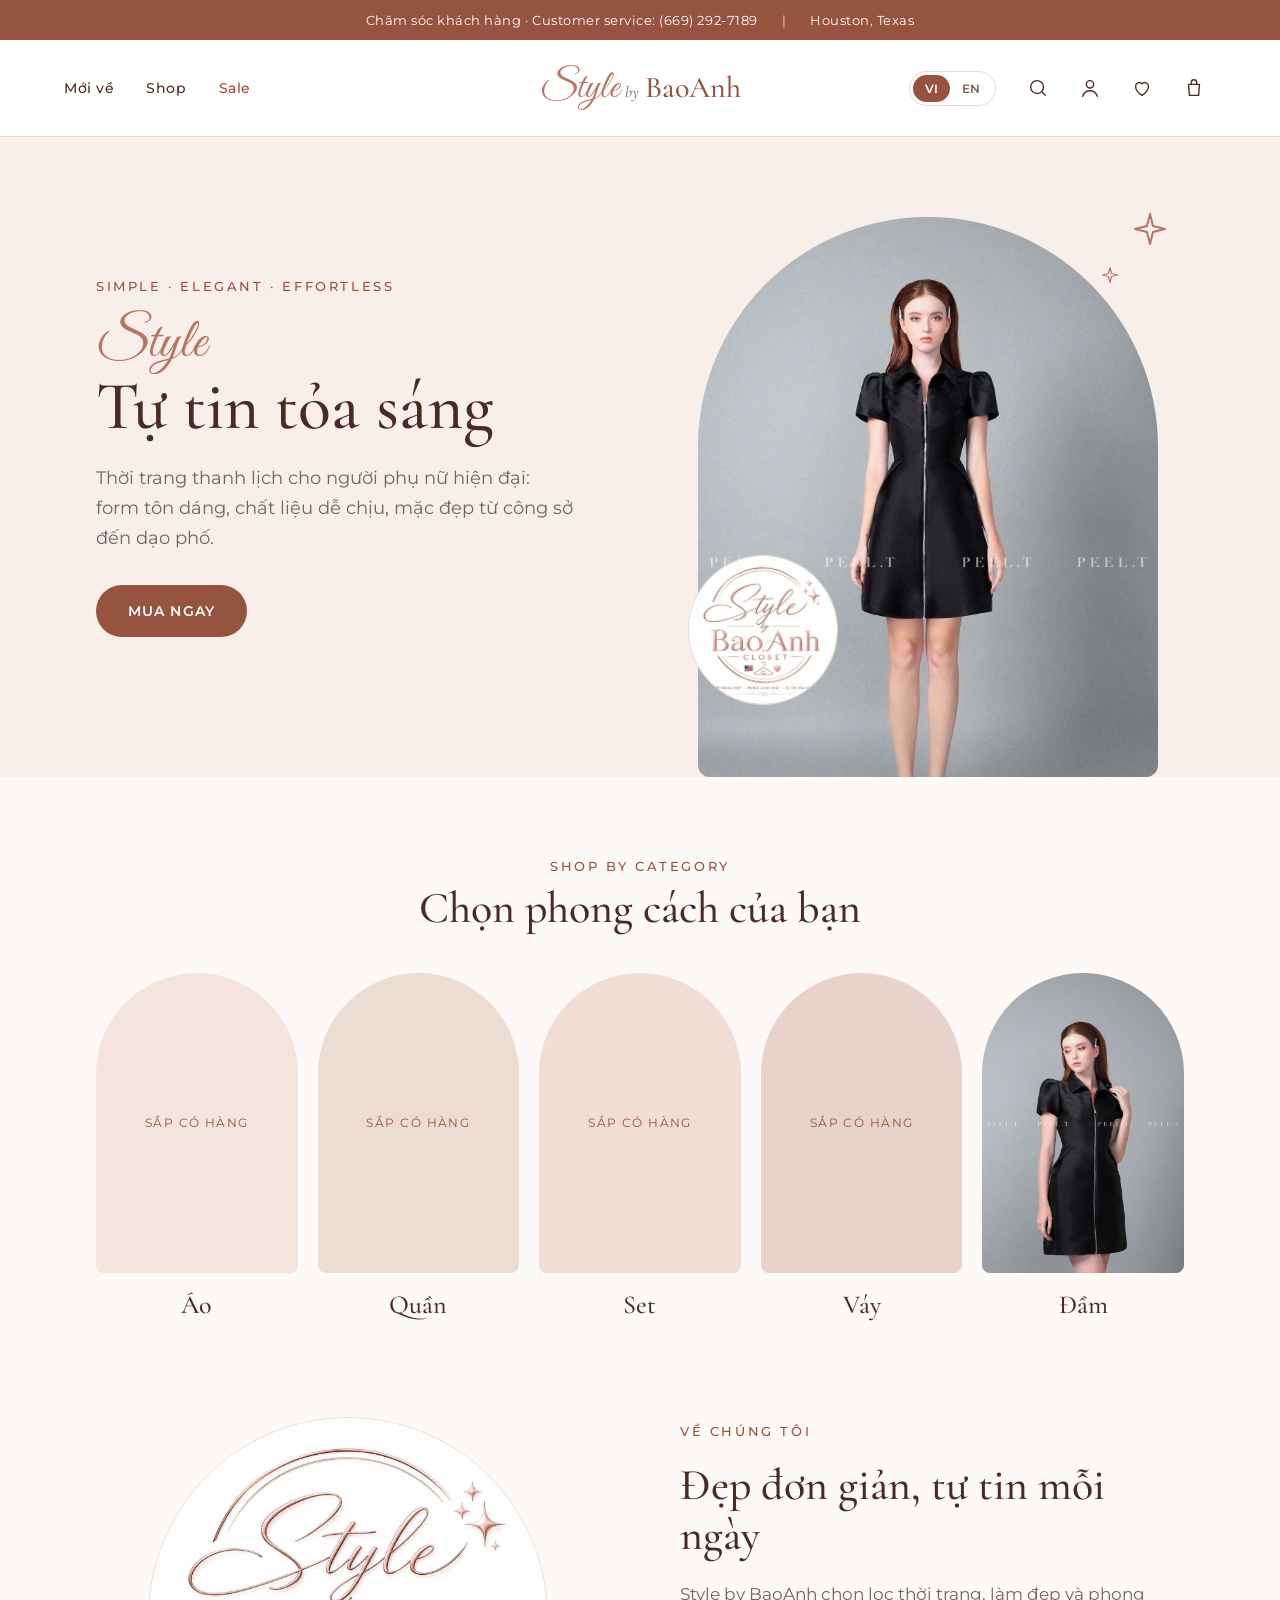
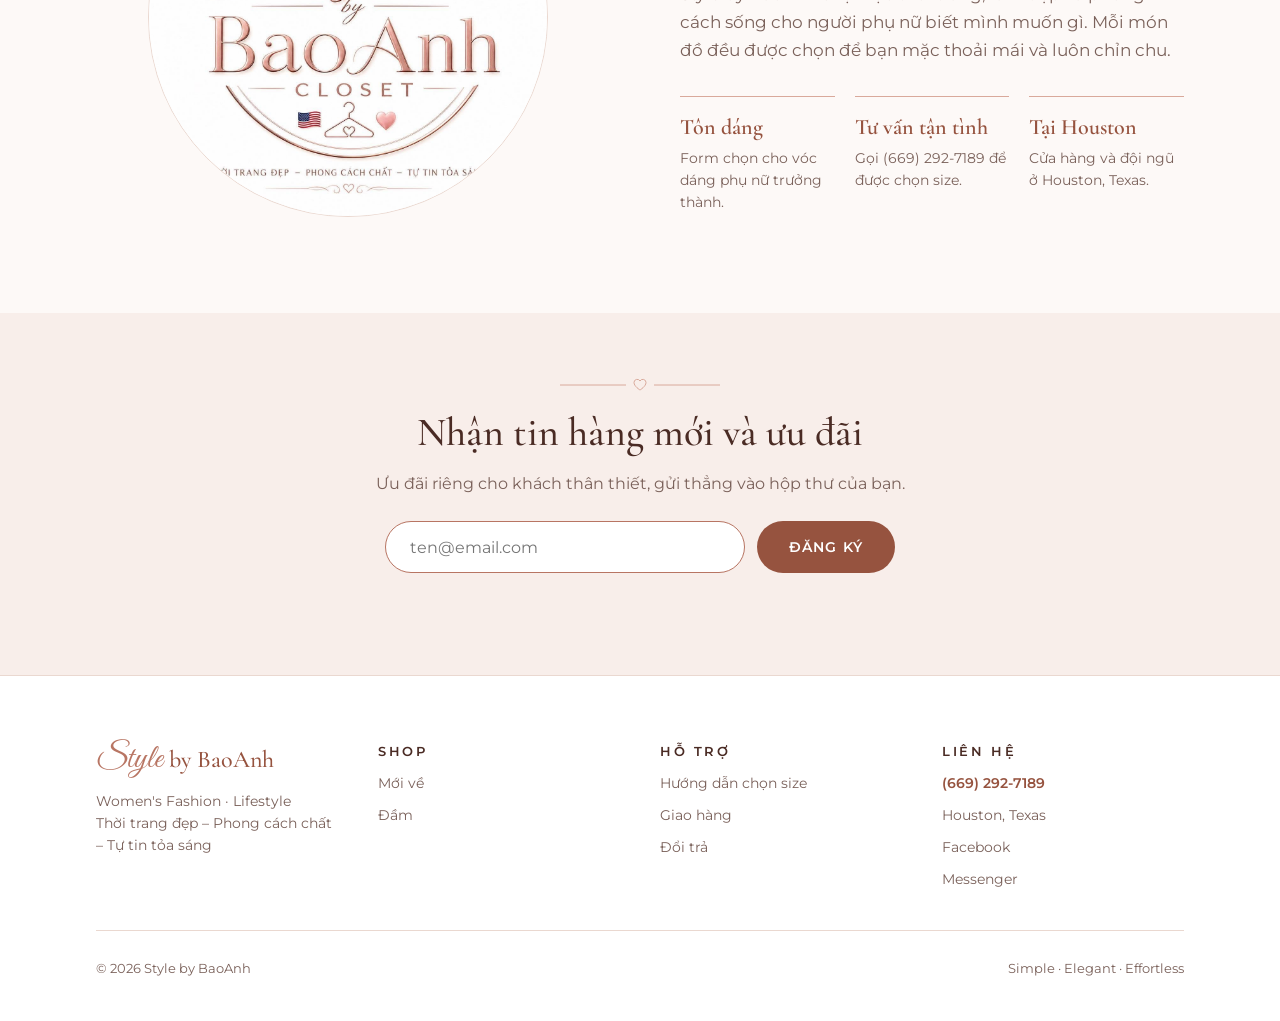
<file: index.html>
<!doctype html>
<html lang="vi">
<head>
<meta charset="utf-8">
<meta name="viewport" content="width=device-width, initial-scale=1">
<title>Style by BaoAnh — Women's Fashion · Lifestyle</title>
<meta name="description" content="Style by BaoAnh — thời trang, làm đẹp và phong cách sống cho phụ nữ tại Houston, Texas. (669) 292-7189">
<link rel="icon" href="images/logo.jpg">
<link rel="preconnect" href="https://fonts.googleapis.com">
<link rel="preconnect" href="https://fonts.gstatic.com" crossorigin>
<link href="https://fonts.googleapis.com/css2?family=Cormorant+Garamond:wght@500;600&family=Great+Vibes&family=Montserrat:wght@400;500;600&display=swap" rel="stylesheet">
<link rel="stylesheet" href="css/style.css">
</head>
<body>

<div class="topbar">
  <span class="long" data-i18n="topbar">Chăm sóc khách hàng · Customer service: (669) 292-7189</span>
  <span class="short">(669) 292-7189 · Houston, TX</span>
  <span class="sep long" aria-hidden="true">|</span>
  <span class="long">Houston, Texas</span>
</div>

<header class="site-header">
  <div class="header-inner">
    <nav class="main-nav" aria-label="Danh mục">
      <a href="shop.html?new=1" data-i18n="navNew">Mới về</a>
      <a href="shop.html" data-i18n="navShop">Shop</a>
      <a href="shop.html?sale=1" class="sale" data-i18n="navSale">Sale</a>
    </nav>
    <button class="icon-btn menu-toggle" aria-label="Menu" aria-expanded="false" aria-controls="mobile-nav">
      <svg viewBox="0 0 24 24" fill="none" stroke="currentColor" stroke-width="1.5" stroke-linecap="round"><path d="M4 7h16M4 12h16M4 17h16"/></svg>
    </button>

    <a class="logo" href="index.html">
      <span class="logo-row">
        <span class="script">Style</span>
        <span class="by">by</span>
        <span class="name">BaoAnh</span>
      </span>
    </a>

    <div class="header-actions">
      <div class="lang-switch" role="group" aria-label="Ngôn ngữ / Language">
        <button data-lang="vi" aria-pressed="true">VI</button>
        <button data-lang="en" aria-pressed="false">EN</button>
      </div>
      <button class="icon-btn hide-sm" aria-label="Tìm kiếm / Search">
        <svg viewBox="0 0 24 24" fill="none" stroke="currentColor" stroke-width="1.5" stroke-linecap="round" stroke-linejoin="round"><circle cx="11" cy="11" r="7"/><path d="M20 20l-3.5-3.5"/></svg>
      </button>
      <a class="icon-btn hide-sm" href="account.html" data-account-link aria-label="Tài khoản / Account">
        <svg viewBox="0 0 24 24" fill="none" stroke="currentColor" stroke-width="1.5" stroke-linecap="round" stroke-linejoin="round"><circle cx="12" cy="8" r="4"/><path d="M4 21c1.5-4 4.5-6 8-6s6.5 2 8 6"/></svg>
      </a>
      <a class="icon-btn hide-sm" href="account.html#wishlist" aria-label="Yêu thích / Wishlist">
        <svg viewBox="0 0 24 24" fill="none" stroke="currentColor" stroke-width="1.5" stroke-linecap="round" stroke-linejoin="round"><path d="M12 20s-7-4.4-7-10a4 4 0 0 1 7-2.6A4 4 0 0 1 19 10c0 5.6-7 10-7 10z"/></svg>
        <span class="count" data-count="fav">0</span>
      </a>
      <a class="icon-btn" href="cart.html" aria-label="Giỏ hàng / Bag">
        <svg viewBox="0 0 24 24" fill="none" stroke="currentColor" stroke-width="1.5" stroke-linecap="round" stroke-linejoin="round"><path d="M6 8h12l-1 12H7L6 8z"/><path d="M9 8V6a3 3 0 0 1 6 0v2"/></svg>
        <span class="count" data-count="bag">0</span>
      </a>
    </div>
  </div>
  <nav id="mobile-nav" class="mobile-nav" aria-label="Menu">
    <a href="shop.html?new=1" data-i18n="navNew">Mới về</a>
    <a href="shop.html" data-i18n="navShop">Shop</a>
    <a href="shop.html?sale=1" class="sale" data-i18n="navSale">Sale</a>
    <a href="account.html" data-account-link data-i18n="account">Tài khoản</a>
  </nav>
</header>

<main>
  <section id="top" class="hero">
    <div class="hero-inner">
      <div class="hero-copy">
        <div class="eyebrow">Simple · Elegant · Effortless</div>
        <div>
          <div class="script">Style</div>
          <h1 data-i18n="heroTitle">Tự tin tỏa sáng</h1>
        </div>
        <p data-i18n="heroBody">Thời trang thanh lịch cho người phụ nữ hiện đại: form tôn dáng, chất liệu dễ chịu, mặc đẹp từ công sở đến dạo phố.</p>
        <div class="hero-ctas">
          <a class="btn btn-primary" href="shop.html" data-i18n="shopNow">Mua ngay</a>
        </div>
      </div>
      <div class="hero-art">
        <img class="arch" src="images/dam-co-be-khoa-keo-1.webp" alt="Đầm cổ bẻ khóa kéo · Collared zip-front mini dress">
        <div class="hero-badge"><img src="images/logo.jpg" alt=""></div>
        <svg class="sparkle lg" viewBox="0 0 24 24" fill="none" stroke="currentColor" stroke-width="1.2" stroke-linejoin="round" aria-hidden="true"><path d="M12 3l1.8 7.2L21 12l-7.2 1.8L12 21l-1.8-7.2L3 12l7.2-1.8z"/></svg>
        <svg class="sparkle sm" viewBox="0 0 24 24" fill="none" stroke="currentColor" stroke-width="1.4" stroke-linejoin="round" aria-hidden="true"><path d="M12 3l1.8 7.2L21 12l-7.2 1.8L12 21l-1.8-7.2L3 12l7.2-1.8z"/></svg>
      </div>
    </div>
  </section>

  <section id="shop" class="container">
    <div class="section-head-center">
      <div class="eyebrow" data-i18n="catEyebrow">Shop by category</div>
      <h2 class="display" data-i18n="catTitle">Chọn phong cách của bạn</h2>
    </div>
    <div id="cat-grid" class="cat-grid"></div>
  </section>

  <section id="new" class="container section">
    <div class="section-head">
      <div>
        <div class="eyebrow">New arrivals</div>
        <h2 class="display" data-i18n="newTitle">Hàng mới về</h2>
      </div>
      <a class="link-underline" href="shop.html?new=1" data-i18n="viewAll">Xem tất cả</a>
    </div>
    <div id="product-grid" class="product-grid"></div>
  </section>


  <section class="container section about">
    <div class="about-logo">
      <img src="images/logo.jpg" alt="Logo Style by BaoAnh" loading="lazy">
    </div>
    <div class="about-copy">
      <div class="eyebrow" data-i18n="aboutEyebrow">Về chúng tôi</div>
      <h2 class="display" data-i18n="aboutTitle">Đẹp đơn giản, tự tin mỗi ngày</h2>
      <p data-i18n="aboutBody">Style by BaoAnh chọn lọc thời trang, làm đẹp và phong cách sống cho người phụ nữ biết mình muốn gì.</p>
      <div class="values">
        <div><h3 data-i18n="v1t">Tôn dáng</h3><p data-i18n="v1b"></p></div>
        <div><h3 data-i18n="v2t">Tư vấn tận tình</h3><p data-i18n="v2b"></p></div>
        <div><h3 data-i18n="v3t">Tại Houston</h3><p data-i18n="v3b"></p></div>
      </div>
    </div>
  </section>

  <section class="newsletter">
    <svg width="160" height="16" viewBox="0 0 160 16" fill="none" stroke="#d9a99b" stroke-width="1" aria-hidden="true"><path d="M0 8h66"/><path d="M94 8h66"/><path d="M80 13s-6-3.6-6-7.5A3.2 3.2 0 0 1 80 4a3.2 3.2 0 0 1 6 1.5C86 9.4 80 13 80 13z"/></svg>
    <h2 class="display" data-i18n="newsTitle">Nhận tin hàng mới và ưu đãi</h2>
    <p data-i18n="newsBody">Ưu đãi riêng cho khách thân thiết, gửi thẳng vào hộp thư của bạn.</p>
    <form id="news-form" novalidate>
      <label for="email" class="sr-only">Email</label>
      <input id="email" type="email" placeholder="ten@email.com" autocomplete="email" required>
      <button type="submit" class="btn btn-primary" data-i18n="subscribe">Đăng ký</button>
    </form>
    <div id="news-msg" class="form-msg" role="status"></div>
  </section>
</main>

<footer class="site-footer">
  <div class="container">
    <div class="footer-grid">
      <div class="footer-col">
        <div class="footer-brand"><span class="script">Style</span><span class="name">by BaoAnh</span></div>
        <div>Women's Fashion · Lifestyle<br><span data-i18n="tagline">Thời trang đẹp – Phong cách chất – Tự tin tỏa sáng</span></div>
      </div>
      <div class="footer-col">
        <h3 data-i18n="fShop">Shop</h3>
        <a href="shop.html?new=1" data-i18n="fNew">Mới về</a>
        <a href="shop.html?cat=dam" data-i18n="fDresses">Đầm</a>
      </div>
      <div class="footer-col">
        <h3 data-i18n="help">Hỗ trợ</h3>
        <a href="product.html#size-guide" data-i18n="sizeGuide">Hướng dẫn chọn size</a>
        <a href="returns.html#shipping" data-i18n="shipping">Giao hàng</a>
        <a href="returns.html" data-i18n="returns">Đổi trả</a>
      </div>
      <div class="footer-col">
        <h3 data-i18n="contact">Liên hệ</h3>
        <a class="phone" href="tel:+16692927189">(669) 292-7189</a>
        <span>Houston, Texas</span>
        <a href="https://www.facebook.com/profile.php?id=61550107277200" target="_blank" rel="noopener">Facebook</a>
        <a href="https://m.me/61550107277200" target="_blank" rel="noopener">Messenger</a>
      </div>
    </div>
    <div class="footer-bottom"><span>© 2026 Style by BaoAnh</span><span>Simple · Elegant · Effortless</span></div>
  </div>
</footer>

<script src="js/main.js"></script>
<script type="module" src="js/auth.js"></script>
</body>
</html>
</file>
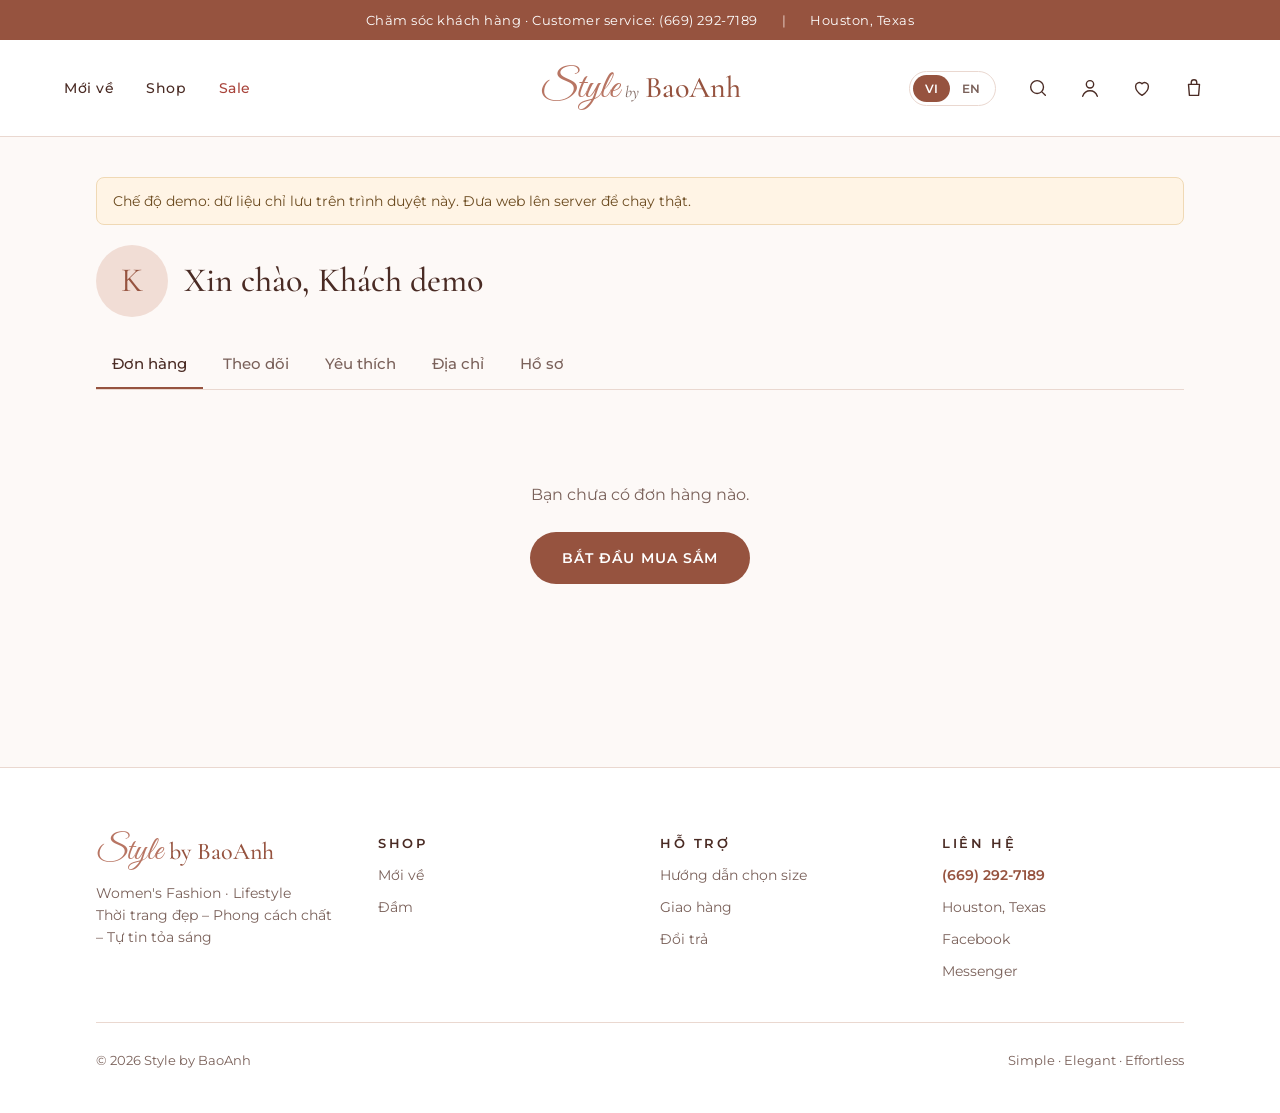
<file: account.html>
<!doctype html>
<html lang="vi">
<head>
<meta charset="utf-8">
<meta name="viewport" content="width=device-width, initial-scale=1">
<title>Tài khoản — Style by BaoAnh</title>
<link rel="icon" href="images/logo.jpg">
<link rel="preconnect" href="https://fonts.googleapis.com">
<link rel="preconnect" href="https://fonts.gstatic.com" crossorigin>
<link href="https://fonts.googleapis.com/css2?family=Cormorant+Garamond:wght@500;600&family=Great+Vibes&family=Montserrat:wght@400;500;600&display=swap" rel="stylesheet">
<link rel="stylesheet" href="css/style.css">
<link rel="stylesheet" href="css/flow.css">
</head>
<body>

<div class="topbar">
  <span class="long" data-i18n="topbar">Chăm sóc khách hàng · Customer service: (669) 292-7189</span>
  <span class="short">(669) 292-7189 · Houston, TX</span>
  <span class="sep long" aria-hidden="true">|</span>
  <span class="long">Houston, Texas</span>
</div>

<header class="site-header">
  <div class="header-inner">
    <nav class="main-nav" aria-label="Danh mục">
      <a href="shop.html?new=1" data-i18n="navNew">Mới về</a>
      <a href="shop.html" data-i18n="navShop">Shop</a>
      <a href="shop.html?sale=1" class="sale" data-i18n="navSale">Sale</a>
    </nav>
    <button class="icon-btn menu-toggle" aria-label="Menu" aria-expanded="false" aria-controls="mobile-nav">
      <svg viewBox="0 0 24 24" fill="none" stroke="currentColor" stroke-width="1.5" stroke-linecap="round"><path d="M4 7h16M4 12h16M4 17h16"/></svg>
    </button>

    <a class="logo" href="index.html">
      <span class="logo-row">
        <span class="script">Style</span>
        <span class="by">by</span>
        <span class="name">BaoAnh</span>
      </span>
    </a>

    <div class="header-actions">
      <div class="lang-switch" role="group" aria-label="Ngôn ngữ / Language">
        <button data-lang="vi" aria-pressed="true">VI</button>
        <button data-lang="en" aria-pressed="false">EN</button>
      </div>
      <button class="icon-btn hide-sm" aria-label="Tìm kiếm / Search">
        <svg viewBox="0 0 24 24" fill="none" stroke="currentColor" stroke-width="1.5" stroke-linecap="round" stroke-linejoin="round"><circle cx="11" cy="11" r="7"/><path d="M20 20l-3.5-3.5"/></svg>
      </button>
      <a class="icon-btn hide-sm" href="account.html" data-account-link aria-label="Tài khoản / Account">
        <svg viewBox="0 0 24 24" fill="none" stroke="currentColor" stroke-width="1.5" stroke-linecap="round" stroke-linejoin="round"><circle cx="12" cy="8" r="4"/><path d="M4 21c1.5-4 4.5-6 8-6s6.5 2 8 6"/></svg>
      </a>
      <a class="icon-btn hide-sm" href="account.html#wishlist" aria-label="Yêu thích / Wishlist">
        <svg viewBox="0 0 24 24" fill="none" stroke="currentColor" stroke-width="1.5" stroke-linecap="round" stroke-linejoin="round"><path d="M12 20s-7-4.4-7-10a4 4 0 0 1 7-2.6A4 4 0 0 1 19 10c0 5.6-7 10-7 10z"/></svg>
        <span class="count" data-count="fav">0</span>
      </a>
      <a class="icon-btn" href="cart.html" aria-label="Giỏ hàng / Bag">
        <svg viewBox="0 0 24 24" fill="none" stroke="currentColor" stroke-width="1.5" stroke-linecap="round" stroke-linejoin="round"><path d="M6 8h12l-1 12H7L6 8z"/><path d="M9 8V6a3 3 0 0 1 6 0v2"/></svg>
        <span class="count" data-count="bag">0</span>
      </a>
    </div>
  </div>
  <nav id="mobile-nav" class="mobile-nav" aria-label="Menu">
    <a href="shop.html?new=1" data-i18n="navNew">Mới về</a>
    <a href="shop.html" data-i18n="navShop">Shop</a>
    <a href="shop.html?sale=1" class="sale" data-i18n="navSale">Sale</a>
    <a href="account.html" data-account-link data-i18n="account">Tài khoản</a>
  </nav>
</header>

<main class="container account-page">
  <div class="auth-card" id="auth-card" hidden>
    <p class="auth-notice" id="not-configured" data-i18n="notConfigured" hidden></p>
    <!-- Sign in -->
    <section id="view-signin" class="auth-view">
      <div class="script auth-script">Style</div>
      <h1 class="auth-title" data-i18n="signIn">Đăng nhập</h1>
      <p class="muted auth-intro" data-i18n="signInIntro">Đăng nhập để thanh toán nhanh hơn.</p>
      <form id="form-signin" novalidate>
        <div class="field">
          <label for="si-email" data-i18n="emailL">Email</label>
          <input id="si-email" type="email" autocomplete="email" required>
        </div>
        <div class="field">
          <div class="field-top">
            <label for="si-pw" data-i18n="password">Mật khẩu</label>
            <button type="button" class="link-btn small" data-go="forgot" data-i18n="forgot">Quên mật khẩu?</button>
          </div>
          <div class="pw-wrap">
            <input id="si-pw" type="password" autocomplete="current-password" required>
            <button type="button" class="pw-toggle" data-i18n="show">Hiện</button>
          </div>
        </div>
        <p class="form-error" role="alert"></p>
        <button type="submit" class="btn btn-primary btn-block" data-i18n="signIn">Đăng nhập</button>
      </form>
      <p class="auth-switch"><span data-i18n="noAccount">Chưa có tài khoản?</span> <button type="button" class="link-btn" data-go="signup" data-i18n="signUp">Tạo tài khoản</button></p>
    </section>

    <!-- Sign up -->
    <section id="view-signup" class="auth-view" hidden>
      <div class="script auth-script">Style</div>
      <h1 class="auth-title" data-i18n="signUp">Tạo tài khoản</h1>
      <p class="muted auth-intro" data-i18n="signUpIntro">Tạo tài khoản để lần sau không phải nhập lại thông tin.</p>
      <form id="form-signup" novalidate>
        <div class="field">
          <label for="su-name" data-i18n="fullName">Họ và tên</label>
          <input id="su-name" autocomplete="name" required>
        </div>
        <div class="field">
          <label for="su-email" data-i18n="emailL">Email</label>
          <input id="su-email" type="email" autocomplete="email" required>
        </div>
        <div class="field">
          <label for="su-pw" data-i18n="password">Mật khẩu</label>
          <div class="pw-wrap">
            <input id="su-pw" type="password" autocomplete="new-password" minlength="8" required aria-describedby="su-pw-hint">
            <button type="button" class="pw-toggle" data-i18n="show">Hiện</button>
          </div>
          <span class="hint" id="su-pw-hint" data-i18n="pwShort">Mật khẩu cần ít nhất 8 ký tự.</span>
        </div>
        <p class="form-error" role="alert"></p>
        <button type="submit" class="btn btn-primary btn-block" data-i18n="signUp">Tạo tài khoản</button>
      </form>
      <p class="auth-switch"><span data-i18n="haveAccount">Đã có tài khoản?</span> <button type="button" class="link-btn" data-go="signin" data-i18n="signIn">Đăng nhập</button></p>
    </section>

    <!-- Forgot password -->
    <section id="view-forgot" class="auth-view" hidden>
      <h1 class="auth-title" data-i18n="forgotTitle">Quên mật khẩu</h1>
      <p class="muted auth-intro" data-i18n="forgotBody">Nhập email bạn đã đăng ký. Shop sẽ gửi link để bạn đặt mật khẩu mới.</p>
      <form id="form-forgot" novalidate>
        <div class="field">
          <label for="fg-email" data-i18n="emailL">Email</label>
          <input id="fg-email" type="email" autocomplete="email" required>
        </div>
        <p class="form-error" role="alert"></p>
        <p class="form-ok" role="status" hidden data-i18n="resetSent"></p>
        <button type="submit" class="btn btn-primary btn-block" data-i18n="sendLink">Gửi link đặt lại</button>
      </form>
      <p class="auth-switch"><button type="button" class="link-btn" data-go="signin" data-i18n="backToSignIn">← Quay lại đăng nhập</button></p>
    </section>

  </div>

  <!-- ===== Dashboard ===== -->
  <div class="dash" id="dash" hidden>
    <p class="demo-banner" id="demo-banner" hidden data-en="Demo mode: data is stored only in this browser. Put the site on the PHP server to go live.">Chế độ demo: dữ liệu chỉ lưu trên trình duyệt này. Đưa web lên server để chạy thật.</p>
    <div class="dash-head">
      <div class="avatar" id="acc-avatar" aria-hidden="true"></div>
      <div>
        <h1 class="dash-title"><span data-i18n="hello">Xin chào</span>, <span id="acc-name"></span></h1>
        <p class="muted" id="acc-email"></p>
      </div>
    </div>

    <nav class="dash-tabs" aria-label="Tài khoản">
      <a href="#orders" data-tab="orders" data-en="Orders">Đơn hàng</a>
      <a href="#tracking" data-tab="tracking" data-en="Tracking">Theo dõi</a>
      <a href="#wishlist" data-tab="wishlist"><span data-en="Wishlist">Yêu thích</span> <span class="tab-n" data-count="fav"></span></a>
      <a href="#addresses" data-tab="addresses" data-en="Addresses">Địa chỉ</a>
      <a href="#profile" data-tab="profile" data-en="Profile">Hồ sơ</a>
    </nav>

    <section class="dash-panel" id="tab-orders">
      <div id="orders-list"></div>
      <div id="order-detail" hidden></div>
    </section>

    <section class="dash-panel" id="tab-tracking" hidden>
      <div id="tracking-list"></div>
    </section>

    <section class="dash-panel" id="tab-wishlist" hidden>
      <div class="product-grid wish-grid" id="wish-grid"></div>
      <div class="empty" id="wish-empty" hidden>
        <p data-en="Tap the heart on any piece to save it here.">Bấm hình trái tim trên sản phẩm để lưu vào đây.</p>
        <a class="btn btn-primary" href="shop.html" data-en="Browse the shop">Xem cửa hàng</a>
      </div>
    </section>

    <section class="dash-panel" id="tab-addresses" hidden>
      <ul class="address-list" id="address-list"></ul>
      <button type="button" class="btn btn-outline" id="add-address" data-en="+ Add address">+ Thêm địa chỉ</button>
      <form class="address-form panel-box" id="address-form" hidden novalidate>
        <h2 class="panel-title" id="address-form-title" data-en="New address">Địa chỉ mới</h2>
        <div class="field-row">
          <div class="field"><label for="ad-label" data-en="Label (e.g. Home, Work)">Tên gợi nhớ (vd: Nhà, Công ty)</label><input id="ad-label"></div>
          <div class="field"><label for="ad-name" data-i18n="fullName">Họ và tên</label><input id="ad-name" autocomplete="name" required><span class="err"></span></div>
        </div>
        <div class="field"><label for="ad-phone" data-i18n="phone">Số điện thoại</label><input id="ad-phone" type="tel" autocomplete="tel" required><span class="err"></span></div>
        <div class="field"><label for="ad-address" data-i18n="address">Địa chỉ</label><input id="ad-address" autocomplete="street-address" required><span class="err"></span></div>
        <div class="field-row three">
          <div class="field"><label for="ad-city" data-i18n="city">Thành phố</label><input id="ad-city" autocomplete="address-level2" required><span class="err"></span></div>
          <div class="field"><label for="ad-state" data-i18n="stateL">Tiểu bang</label><input id="ad-state" autocomplete="address-level1" value="TX" required><span class="err"></span></div>
          <div class="field"><label for="ad-zip" data-i18n="zip">ZIP code</label><input id="ad-zip" autocomplete="postal-code" inputmode="numeric" required><span class="err"></span></div>
        </div>
        <label class="check-line"><input type="checkbox" id="ad-default"> <span data-en="Use as my default address">Đặt làm địa chỉ mặc định</span></label>
        <div class="form-actions">
          <button type="button" class="btn btn-outline" id="address-cancel" data-en="Cancel">Hủy</button>
          <button type="submit" class="btn btn-primary" data-en="Save address">Lưu địa chỉ</button>
        </div>
      </form>
    </section>

    <section class="dash-panel" id="tab-profile" hidden>
      <form class="panel-box profile-form" id="profile-form" novalidate>
        <h2 class="panel-title" data-en="Profile">Hồ sơ</h2>
        <div class="field"><label for="pf-name" data-i18n="fullName">Họ và tên</label><input id="pf-name" autocomplete="name"></div>
        <div class="field"><label for="pf-phone" data-i18n="phone">Số điện thoại</label><input id="pf-phone" type="tel" autocomplete="tel"><span class="err"></span></div>
        <div class="field"><label for="pf-email" data-i18n="emailL">Email</label><input id="pf-email" type="email" disabled></div>
        <p class="form-ok" id="profile-msg" role="status" hidden></p>
        <button type="submit" class="btn btn-primary" data-en="Save">Lưu</button>
      </form>
      <div class="panel-box profile-actions">
        <button type="button" class="btn btn-outline" id="btn-changepw" data-i18n="changePw">Đổi mật khẩu</button>
        <p class="form-ok" id="acc-msg" role="status" hidden></p>
        <button type="button" class="link-btn" id="btn-signout" data-i18n="signOut">Đăng xuất</button>
      </div>
    </section>
  </div>
</main>

<!-- Review dialog -->
<dialog class="sheet" id="dlg-review" aria-labelledby="review-title">
  <div class="sheet-head">
    <h2 id="review-title" data-en="Write a review">Viết đánh giá</h2>
    <button type="button" class="icon-btn" data-close aria-label="Đóng"><svg viewBox="0 0 24 24" fill="none" stroke="currentColor" stroke-width="1.6" stroke-linecap="round"><path d="M6 6l12 12M18 6L6 18"/></svg></button>
  </div>
  <form id="review-form" novalidate>
    <p class="review-product" id="review-product"></p>
    <fieldset class="star-input">
      <legend data-en="Your rating">Bạn chấm mấy sao?</legend>
      <div class="star-row" id="star-row"></div>
    </fieldset>
    <div class="field">
      <label for="rv-text" data-en="Your review">Nhận xét của bạn</label>
      <textarea id="rv-text" rows="4" maxlength="1500" data-en-placeholder="Fit, fabric, how you wore it…" placeholder="Form, chất vải, bạn mặc đi đâu…"></textarea>
    </div>
    <div class="field">
      <label for="rv-name" data-en="Name shown">Tên hiển thị</label>
      <input id="rv-name" maxlength="40">
    </div>
    <p class="form-error" role="alert"></p>
    <button type="submit" class="btn btn-primary btn-block" data-en="Post review">Gửi đánh giá</button>
  </form>
</dialog>

<!-- Return / exchange dialog -->
<dialog class="sheet" id="dlg-return" aria-labelledby="return-title">
  <div class="sheet-head">
    <h2 id="return-title" data-en="Return or exchange">Đổi / trả hàng</h2>
    <button type="button" class="icon-btn" data-close aria-label="Đóng"><svg viewBox="0 0 24 24" fill="none" stroke="currentColor" stroke-width="1.6" stroke-linecap="round"><path d="M6 6l12 12M18 6L6 18"/></svg></button>
  </div>
  <form id="return-form" novalidate>
    <p class="muted" id="return-policy"></p>
    <fieldset>
      <legend data-en="What would you like to do?">Bạn muốn</legend>
      <div class="seg type-seg" role="group">
        <button type="button" data-rtype="exchange" aria-pressed="true" data-en="Exchange">Đổi hàng</button>
        <button type="button" data-rtype="return" aria-pressed="false" data-en="Return">Trả hàng</button>
      </div>
    </fieldset>
    <fieldset>
      <legend data-en="Which pieces?">Món nào?</legend>
      <div class="return-items" id="return-items"></div>
    </fieldset>
    <div class="field">
      <label for="rt-reason" data-en="Reason">Lý do</label>
      <select id="rt-reason" class="select"></select>
    </div>
    <div class="field">
      <label for="rt-note" data-en="Anything else? (optional)">Ghi chú thêm (không bắt buộc)</label>
      <textarea id="rt-note" rows="3" maxlength="1000"></textarea>
    </div>
    <p class="form-error" role="alert"></p>
    <button type="submit" class="btn btn-primary btn-block" data-en="Send request">Gửi yêu cầu</button>
  </form>
</dialog>
<footer class="site-footer">
  <div class="container">
    <div class="footer-grid">
      <div class="footer-col">
        <div class="footer-brand"><span class="script">Style</span><span class="name">by BaoAnh</span></div>
        <div>Women's Fashion · Lifestyle<br><span data-i18n="tagline">Thời trang đẹp – Phong cách chất – Tự tin tỏa sáng</span></div>
      </div>
      <div class="footer-col">
        <h3 data-i18n="fShop">Shop</h3>
        <a href="shop.html?new=1" data-i18n="fNew">Mới về</a>
        <a href="shop.html?cat=dam" data-i18n="fDresses">Đầm</a>
      </div>
      <div class="footer-col">
        <h3 data-i18n="help">Hỗ trợ</h3>
        <a href="product.html#size-guide" data-i18n="sizeGuide">Hướng dẫn chọn size</a>
        <a href="returns.html#shipping" data-i18n="shipping">Giao hàng</a>
        <a href="returns.html" data-i18n="returns">Đổi trả</a>
      </div>
      <div class="footer-col">
        <h3 data-i18n="contact">Liên hệ</h3>
        <a class="phone" href="tel:+16692927189">(669) 292-7189</a>
        <span>Houston, Texas</span>
        <a href="https://www.facebook.com/profile.php?id=61550107277200" target="_blank" rel="noopener">Facebook</a>
        <a href="https://m.me/61550107277200" target="_blank" rel="noopener">Messenger</a>
      </div>
    </div>
    <div class="footer-bottom"><span>© 2026 Style by BaoAnh</span><span>Simple · Elegant · Effortless</span></div>
  </div>
</footer>

<script src="js/main.js"></script>
<script type="module" src="js/auth.js"></script>
<script type="module" src="js/account.js"></script>
</body>
</html>
</file>
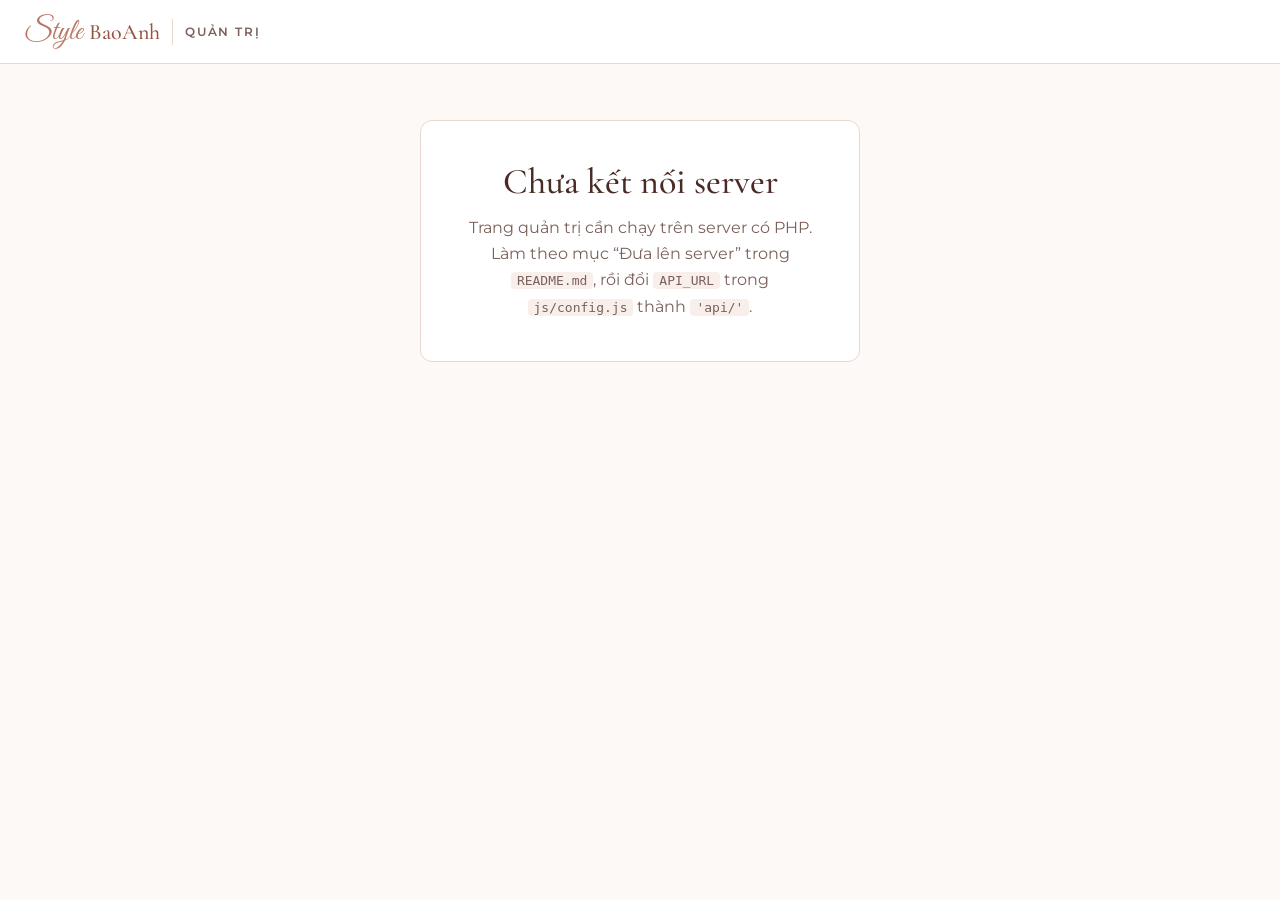
<file: admin.html>
<!doctype html>
<html lang="vi">
<head>
<meta charset="utf-8">
<meta name="viewport" content="width=device-width, initial-scale=1">
<meta name="robots" content="noindex, nofollow">
<title>Quản trị — Style by BaoAnh</title>
<link rel="icon" href="images/logo.jpg">
<link rel="preconnect" href="https://fonts.googleapis.com">
<link rel="preconnect" href="https://fonts.gstatic.com" crossorigin>
<link href="https://fonts.googleapis.com/css2?family=Cormorant+Garamond:wght@500;600&family=Great+Vibes&family=Montserrat:wght@400;500;600&display=swap" rel="stylesheet">
<link rel="stylesheet" href="css/style.css">
<link rel="stylesheet" href="css/admin.css">
</head>
<body class="admin">

<header class="admin-bar">
  <a class="logo admin-logo" href="index.html" title="Xem website">
    <span class="logo-row"><span class="script">Style</span><span class="name">BaoAnh</span></span>
  </a>
  <span class="admin-tag">Quản trị</span>
  <div class="admin-user" id="admin-user" hidden>
    <span id="admin-email"></span>
    <button class="link-btn" id="admin-signout">Đăng xuất</button>
  </div>
</header>

<!-- ===== Gates ===== -->
<main class="admin-gate" id="gate">
  <div class="auth-card">
    <section id="gate-config" hidden>
      <h1 class="auth-title">Chưa kết nối server</h1>
      <p class="muted">Trang quản trị cần chạy trên server có PHP. Làm theo mục “Đưa lên server” trong <code>README.md</code>, rồi đổi <code>API_URL</code> trong <code>js/config.js</code> thành <code>'api/'</code>.</p>
    </section>

    <section id="gate-login" hidden>
      <h1 class="auth-title">Đăng nhập quản trị</h1>
      <form id="admin-login" novalidate>
        <div class="field"><label for="ad-email">Email</label><input id="ad-email" type="email" autocomplete="username" required></div>
        <div class="field"><label for="ad-pw">Mật khẩu</label><input id="ad-pw" type="password" autocomplete="current-password" required></div>
        <p class="form-error" role="alert"></p>
        <button class="btn btn-primary btn-block" type="submit">Đăng nhập</button>
      </form>
      <p class="auth-switch"><a href="account.html#forgot">Quên mật khẩu?</a></p>
    </section>

    <section id="gate-verify" hidden>
      <h1 class="auth-title">Xác minh email</h1>
      <p class="muted">Để bảo vệ dữ liệu shop, tài khoản quản trị phải xác minh email trước.</p>
      <p class="form-ok" id="verify-msg" hidden></p>
      <div class="acc-actions">
        <button class="btn btn-primary btn-block" id="btn-send-verify">Gửi email xác minh</button>
        <button class="btn btn-outline btn-block" id="btn-verified">Tôi đã bấm link xác minh</button>
      </div>
    </section>

    <section id="gate-denied" hidden>
      <h1 class="auth-title">Không có quyền</h1>
      <p class="muted" id="denied-msg">Tài khoản này không phải tài khoản quản trị.</p>
      <div class="acc-actions"><button class="btn btn-outline btn-block" id="btn-denied-out">Đăng nhập tài khoản khác</button></div>
    </section>
  </div>
</main>

<!-- ===== App ===== -->
<div class="admin-app" id="app" hidden>
  <nav class="admin-tabs" aria-label="Quản trị">
    <button data-tab="overview" aria-current="page">Tổng quan</button>
    <button data-tab="customers">Khách hàng & đơn <span class="tab-badge" id="badge-new" hidden></span></button>
    <button data-tab="inventory">Kho hàng <span class="tab-badge warn" id="badge-low" hidden></span></button>
    <button data-tab="returns">Đổi / trả <span class="tab-badge" id="badge-ret" hidden></span></button>
    <button data-tab="ledger">Vốn & chi phí</button>
  </nav>

  <!-- Overview -->
  <section class="admin-panel" id="tab-overview">
    <h1 class="admin-h1">Tổng quan</h1>
    <div class="kpis" id="kpis"></div>
    <p class="admin-note">Doanh thu tính từ các đơn <b>Đã xác nhận / Đang giao / Hoàn tất</b>. Lãi ước tính = Doanh thu + Thu khác − Giá vốn hàng đã bán − Chi phí (không tính tiền nhập hàng, vì đã nằm trong giá vốn).</p>
    <div class="admin-grid-2">
      <div class="admin-box">
        <h2 class="admin-h2">Đơn mới chờ xử lý</h2>
        <div id="ov-new"></div>
      </div>
      <div class="admin-box">
        <h2 class="admin-h2">Sắp hết hàng</h2>
        <div id="ov-low"></div>
      </div>
    </div>
  </section>

  <!-- Customers & orders -->
  <section class="admin-panel" id="tab-customers" hidden>
    <h1 class="admin-h1">Khách hàng & đơn hàng</h1>
    <div class="toolbar">
      <div class="seg" role="group" aria-label="Xem theo">
        <button data-view="orders" aria-pressed="true">Đơn hàng</button>
        <button data-view="customers" aria-pressed="false">Khách hàng</button>
      </div>
      <label class="sr-only" for="search">Tìm kiếm</label>
      <input id="search" class="admin-input grow" type="search" placeholder="Tìm tên, số điện thoại, email, mã đơn…">
      <label class="sr-only" for="status-filter">Trạng thái</label>
      <select id="status-filter" class="admin-input">
        <option value="">Tất cả trạng thái</option>
        <option value="new">Mới</option>
        <option value="confirmed">Đã xác nhận</option>
        <option value="shipping">Đang giao</option>
        <option value="done">Hoàn tất</option>
        <option value="cancelled">Đã hủy</option>
      </select>
    </div>
    <div id="customer-focus"></div>
    <div id="orders-view"></div>
    <div id="customers-view" hidden></div>
  </section>

  <!-- Inventory -->
  <section class="admin-panel" id="tab-inventory" hidden>
    <div class="panel-head">
      <h1 class="admin-h1">Kho hàng</h1>
      <button class="btn btn-primary" id="btn-add-item">+ Thêm hàng vào kho</button>
    </div>
    <p class="admin-note">Khi bạn chuyển một đơn sang <b>Đã xác nhận</b>, kho tự trừ theo đúng mẫu, màu và size. Hủy đơn thì kho tự cộng lại.</p>
    <div class="table-wrap"><table class="admin-table" id="inv-table"></table></div>
  </section>

  <!-- Returns -->
  <section class="admin-panel" id="tab-returns" hidden>
    <h1 class="admin-h1">Yêu cầu đổi / trả</h1>
    <p class="admin-note">Khách gửi yêu cầu từ Tài khoản → Đơn hàng sau khi đơn ở trạng thái <b>Đã giao</b>. Đổi trạng thái và lời nhắn ở đây, khách sẽ thấy ngay trong tài khoản của họ.</p>
    <div id="returns-view"></div>
  </section>

  <!-- Ledger -->
  <section class="admin-panel" id="tab-ledger" hidden>
    <h1 class="admin-h1">Vốn & chi phí</h1>
    <div class="kpis small" id="ledger-kpis"></div>
    <form class="admin-box ledger-form" id="ledger-form">
      <h2 class="admin-h2">Ghi một khoản</h2>
      <div class="form-grid">
        <div class="field"><label for="lg-date">Ngày</label><input id="lg-date" class="admin-input" type="date" required></div>
        <div class="field"><label for="lg-kind">Loại</label>
          <select id="lg-kind" class="admin-input">
            <option value="expense">Chi phí</option>
            <option value="capital">Góp vốn</option>
            <option value="withdraw">Rút vốn</option>
            <option value="income">Thu khác</option>
          </select>
        </div>
        <div class="field"><label for="lg-cat">Danh mục</label>
          <input id="lg-cat" class="admin-input" list="lg-cats" placeholder="vd: Quảng cáo">
          <datalist id="lg-cats">
            <option value="Nhập hàng"></option><option value="Phí ship"></option><option value="Quảng cáo"></option>
            <option value="Mặt bằng"></option><option value="Lương"></option><option value="Bao bì"></option>
            <option value="Live stream"></option><option value="Khác"></option>
          </datalist>
        </div>
        <div class="field"><label for="lg-amount">Số tiền (USD)</label><input id="lg-amount" class="admin-input" type="number" min="0" step="0.01" required></div>
        <div class="field span-2"><label for="lg-note">Ghi chú</label><input id="lg-note" class="admin-input"></div>
      </div>
      <p class="form-error" role="alert"></p>
      <button class="btn btn-primary" type="submit">Lưu</button>
    </form>
    <div class="toolbar">
      <label for="lg-month">Tháng</label>
      <input id="lg-month" class="admin-input" type="month">
      <button class="link-btn" id="lg-all">Xem tất cả</button>
    </div>
    <div class="table-wrap"><table class="admin-table" id="ledger-table"></table></div>
  </section>
</div>

<!-- Dialog: add / edit inventory item -->
<dialog id="dlg-item" class="admin-dialog">
  <form id="item-form" method="dialog">
    <h2 class="admin-h2" id="item-title">Thêm hàng vào kho</h2>
    <div class="form-grid">
      <div class="field span-2"><label for="it-product">Sản phẩm</label><select id="it-product" class="admin-input"></select></div>
      <div class="field span-2" id="it-name-wrap" hidden><label for="it-name">Tên sản phẩm</label><input id="it-name" class="admin-input"></div>
      <div class="field"><label for="it-color">Màu</label><input id="it-color" class="admin-input" list="it-colors" placeholder="vd: Đen"><datalist id="it-colors"></datalist></div>
      <div class="field"><label for="it-size">Size</label><input id="it-size" class="admin-input" list="it-sizes" placeholder="vd: M"><datalist id="it-sizes"><option value="S"></option><option value="M"></option><option value="L"></option><option value="XL"></option><option value="XXL"></option><option value="Free size"></option></datalist></div>
      <div class="field"><label for="it-qty">Số lượng</label><input id="it-qty" class="admin-input" type="number" min="0" step="1" value="0"></div>
      <div class="field"><label for="it-low">Báo khi còn ≤</label><input id="it-low" class="admin-input" type="number" min="0" step="1" value="2"></div>
      <div class="field"><label for="it-cost">Giá vốn / cái (USD)</label><input id="it-cost" class="admin-input" type="number" min="0" step="0.01"></div>
      <div class="field"><label for="it-price">Giá bán (USD)</label><input id="it-price" class="admin-input" type="number" min="0" step="0.01"></div>
      <label class="check span-2" id="it-ledger-wrap"><input type="checkbox" id="it-ledger" checked> Ghi tiền nhập hàng (số lượng × giá vốn) vào sổ chi phí</label>
    </div>
    <p class="form-error" role="alert"></p>
    <div class="dialog-actions">
      <button class="btn btn-outline" value="cancel" formnovalidate>Hủy</button>
      <button class="btn btn-primary" id="item-save" value="save">Lưu</button>
    </div>
  </form>
</dialog>

<!-- Dialog: restock / adjust -->
<dialog id="dlg-stock" class="admin-dialog">
  <form id="stock-form" method="dialog">
    <h2 class="admin-h2" id="stock-title">Nhập thêm hàng</h2>
    <p class="muted" id="stock-sub"></p>
    <div class="form-grid">
      <div class="field"><label for="st-mode">Thao tác</label>
        <select id="st-mode" class="admin-input">
          <option value="in">Nhập thêm</option>
          <option value="out">Xuất / hư hỏng / tặng</option>
          <option value="set">Kiểm kho (đặt lại số lượng)</option>
        </select>
      </div>
      <div class="field"><label for="st-qty">Số lượng</label><input id="st-qty" class="admin-input" type="number" min="0" step="1" value="1"></div>
      <div class="field" id="st-cost-wrap"><label for="st-cost">Giá vốn / cái (USD)</label><input id="st-cost" class="admin-input" type="number" min="0" step="0.01"></div>
      <label class="check span-2" id="st-ledger-wrap"><input type="checkbox" id="st-ledger" checked> Ghi tiền nhập vào sổ chi phí</label>
    </div>
    <p class="form-error" role="alert"></p>
    <div class="dialog-actions">
      <button class="btn btn-outline" value="cancel" formnovalidate>Hủy</button>
      <button class="btn btn-primary" id="stock-save" value="save">Lưu</button>
    </div>
  </form>
</dialog>

<div class="toast" id="toast" role="status" hidden></div>

<script src="js/main.js"></script>
<script type="module" src="js/admin.js"></script>
</body>
</html>
</file>
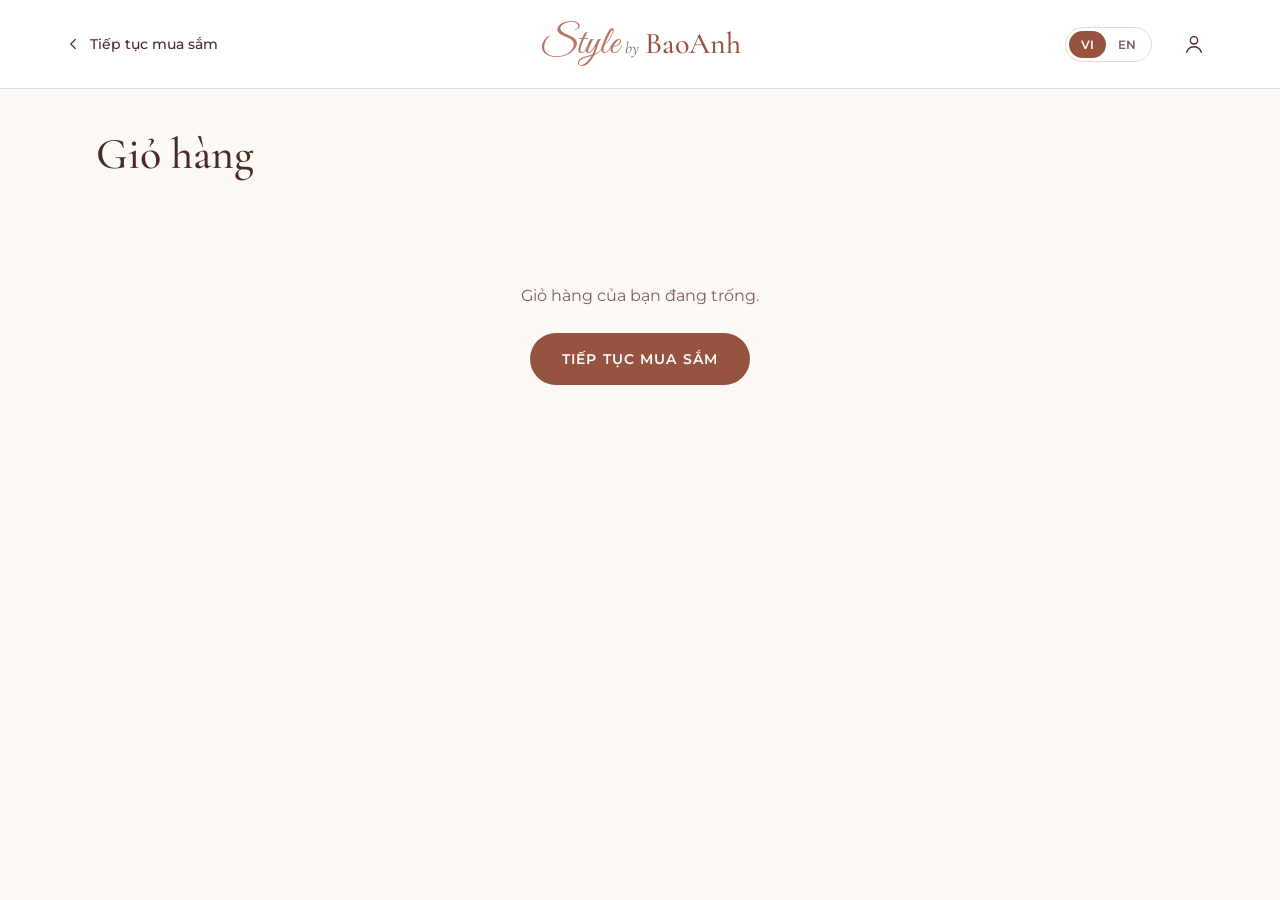
<file: cart.html>
<!doctype html>
<html lang="vi">
<head>
<meta charset="utf-8">
<meta name="viewport" content="width=device-width, initial-scale=1">
<title>Giỏ hàng — Style by BaoAnh</title>
<link rel="icon" href="images/logo.jpg">
<link rel="preconnect" href="https://fonts.googleapis.com">
<link rel="preconnect" href="https://fonts.gstatic.com" crossorigin>
<link href="https://fonts.googleapis.com/css2?family=Cormorant+Garamond:wght@500;600&family=Great+Vibes&family=Montserrat:wght@400;500;600&display=swap" rel="stylesheet">
<link rel="stylesheet" href="css/style.css">
<link rel="stylesheet" href="css/flow.css">
</head>
<body>

<header class="site-header">
  <div class="header-inner simple">
    <a class="back-link" href="index.html">
      <svg viewBox="0 0 24 24" fill="none" stroke="currentColor" stroke-width="1.5" stroke-linecap="round" stroke-linejoin="round" aria-hidden="true"><path d="M15 6l-6 6 6 6"/></svg>
      <span class="label" data-i18n="continueShopping">Tiếp tục mua sắm</span>
    </a>
    <a class="logo" href="index.html">
      <span class="logo-row"><span class="script">Style</span><span class="by">by</span><span class="name">BaoAnh</span></span>
    </a>
    <div class="header-actions">
      <div class="lang-switch" role="group" aria-label="Ngôn ngữ / Language">
        <button data-lang="vi" aria-pressed="true">VI</button>
        <button data-lang="en" aria-pressed="false">EN</button>
      </div>
      <a class="icon-btn" href="account.html" data-account-link aria-label="Tài khoản / Account">
        <svg viewBox="0 0 24 24" fill="none" stroke="currentColor" stroke-width="1.5" stroke-linecap="round" stroke-linejoin="round"><circle cx="12" cy="8" r="4"/><path d="M4 21c1.5-4 4.5-6 8-6s6.5 2 8 6"/></svg>
      </a>
    </div>
  </div>
</header>

<main class="container shop-page">
  <h1 class="display page-title"><span data-i18n="cart">Giỏ hàng</span> <span class="muted page-count" id="cart-count"></span></h1>

  <div id="cart-empty" class="empty" hidden>
    <p data-i18n="cartEmpty">Giỏ hàng của bạn đang trống.</p>
    <a class="btn btn-primary" href="index.html#new" data-i18n="continueShopping">Tiếp tục mua sắm</a>
  </div>

  <div id="cart-full" class="shop-layout" hidden>
    <ul class="line-items" id="line-items"></ul>

    <aside class="summary">
      <h2 class="summary-title" data-i18n="orderSummary">Đơn hàng của bạn</h2>

      <form class="promo" id="promo-form" novalidate>
        <label for="promo-input" data-en="Promo code">Mã giảm giá</label>
        <div class="promo-row">
          <input id="promo-input" autocomplete="off" autocapitalize="characters" data-en-placeholder="Enter code" placeholder="Nhập mã">
          <button type="submit" class="btn btn-outline btn-sm" data-en="Apply">Áp dụng</button>
        </div>
        <p class="promo-msg" id="promo-msg" role="status"></p>
      </form>

      <fieldset class="ship-estimate">
        <legend data-en="Shipping estimate">Ước tính phí giao hàng</legend>
        <div class="ship-options" id="ship-options"></div>
      </fieldset>

      <div class="summary-row"><span data-i18n="subtotal">Tạm tính</span><span id="sum-subtotal"></span></div>
      <div class="summary-row discount" id="row-discount" hidden><span><span data-en="Discount">Giảm giá</span> <span id="discount-code"></span></span><span id="sum-discount"></span></div>
      <div class="summary-row"><span data-i18n="shippingFee">Phí giao hàng</span><span id="sum-shipping"></span></div>
      <div class="summary-row"><span id="tax-label">Thuế</span><span id="sum-tax"></span></div>
      <div class="summary-row total"><span data-i18n="total">Tổng cộng</span><span id="sum-total"></span></div>
      <a class="btn btn-primary btn-block" href="checkout.html" data-i18n="checkout">Thanh toán</a>
      <p class="summary-help">(669) 292-7189 · Houston, Texas</p>
    </aside>
  </div>
</main>

<script src="js/main.js"></script>
<script type="module" src="js/auth.js"></script>
<script src="js/cart.js"></script>
</body>
</html>
</file>
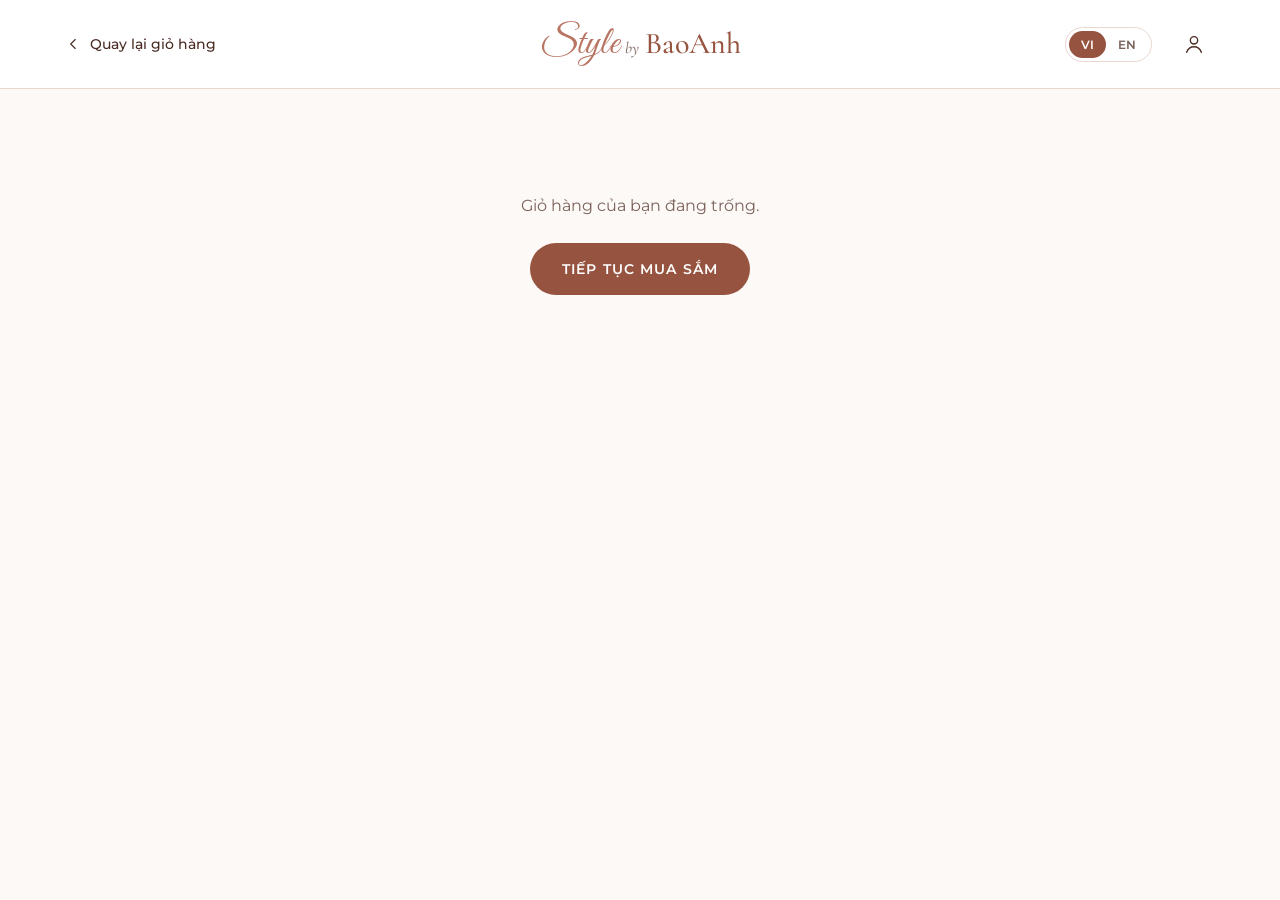
<file: checkout.html>
<!doctype html>
<html lang="vi">
<head>
<meta charset="utf-8">
<meta name="viewport" content="width=device-width, initial-scale=1">
<title>Thanh toán — Style by BaoAnh</title>
<link rel="icon" href="images/logo.jpg">
<link rel="preconnect" href="https://fonts.googleapis.com">
<link rel="preconnect" href="https://fonts.gstatic.com" crossorigin>
<link href="https://fonts.googleapis.com/css2?family=Cormorant+Garamond:wght@500;600&family=Great+Vibes&family=Montserrat:wght@400;500;600&display=swap" rel="stylesheet">
<link rel="stylesheet" href="css/style.css">
<link rel="stylesheet" href="css/flow.css">
</head>
<body>

<header class="site-header">
  <div class="header-inner simple">
    <a class="back-link" href="cart.html">
      <svg viewBox="0 0 24 24" fill="none" stroke="currentColor" stroke-width="1.5" stroke-linecap="round" stroke-linejoin="round" aria-hidden="true"><path d="M15 6l-6 6 6 6"/></svg>
      <span class="label" data-i18n="backToCart">Quay lại giỏ hàng</span>
    </a>
    <a class="logo" href="index.html">
      <span class="logo-row"><span class="script">Style</span><span class="by">by</span><span class="name">BaoAnh</span></span>
    </a>
    <div class="header-actions">
      <div class="lang-switch" role="group" aria-label="Ngôn ngữ / Language">
        <button data-lang="vi" aria-pressed="true">VI</button>
        <button data-lang="en" aria-pressed="false">EN</button>
      </div>
      <a class="icon-btn" href="account.html" data-account-link aria-label="Tài khoản / Account">
        <svg viewBox="0 0 24 24" fill="none" stroke="currentColor" stroke-width="1.5" stroke-linecap="round" stroke-linejoin="round"><circle cx="12" cy="8" r="4"/><path d="M4 21c1.5-4 4.5-6 8-6s6.5 2 8 6"/></svg>
      </a>
    </div>
  </div>
</header>

<main class="container shop-page">
  <div id="co-empty" class="empty" hidden>
    <p data-i18n="cartEmpty">Giỏ hàng của bạn đang trống.</p>
    <a class="btn btn-primary" href="shop.html" data-i18n="continueShopping">Tiếp tục mua sắm</a>
  </div>

  <div id="co-main" hidden>
    <h1 class="display page-title" data-i18n="checkout">Thanh toán</h1>
    <div class="shop-layout">
      <div class="steps" id="steps">

        <!-- 1. Contact -->
        <section class="step" data-step="contact">
          <header class="step-head">
            <span class="step-n">1</span>
            <h2 data-i18n="contactInfo">Thông tin liên hệ</h2>
            <button type="button" class="link-btn small step-edit" data-edit="contact" data-en="Edit">Sửa</button>
          </header>
          <div class="step-summary"></div>
          <form class="step-body" novalidate>
            <a class="login-fill" id="login-fill" href="account.html?next=checkout.html" data-en="Have an account? Sign in to fill this in">Đã có tài khoản? Đăng nhập để điền nhanh</a>
            <div class="field">
              <label for="f-name" data-i18n="fullName">Họ và tên</label>
              <input id="f-name" name="name" autocomplete="name" required>
              <span class="err"></span>
            </div>
            <div class="field">
              <label for="f-phone" data-i18n="phone">Số điện thoại</label>
              <input id="f-phone" name="phone" type="tel" autocomplete="tel" required>
              <span class="err"></span>
            </div>
            <button type="submit" class="btn btn-primary" data-en="Continue">Tiếp tục</button>
          </form>
        </section>

        <!-- 2. Shipping address -->
        <section class="step" data-step="address">
          <header class="step-head">
            <span class="step-n">2</span>
            <h2 data-en="Shipping address">Địa chỉ giao hàng</h2>
            <button type="button" class="link-btn small step-edit" data-edit="address" data-en="Edit">Sửa</button>
          </header>
          <div class="step-summary"></div>
          <form class="step-body" novalidate>
            <div id="address-area">
              <div class="saved-addresses" id="saved-addresses"></div>
              <div id="address-fields">
                <div class="field">
                  <label for="f-address" data-i18n="address">Địa chỉ</label>
                  <input id="f-address" name="address" autocomplete="street-address" required>
                  <span class="err"></span>
                </div>
                <div class="field-row three">
                  <div class="field">
                    <label for="f-city" data-i18n="city">Thành phố</label>
                    <input id="f-city" name="city" autocomplete="address-level2" required>
                    <span class="err"></span>
                  </div>
                  <div class="field">
                    <label for="f-state" data-i18n="stateL">Tiểu bang</label>
                    <select id="f-state" name="state" autocomplete="address-level1" required></select>
                    <span class="err"></span>
                  </div>
                  <div class="field">
                    <label for="f-zip" data-i18n="zip">ZIP code</label>
                    <input id="f-zip" name="zip" autocomplete="postal-code" inputmode="numeric" required>
                    <span class="err"></span>
                  </div>
                </div>
                <label class="check-line" id="save-address-wrap" hidden><input type="checkbox" id="f-save-address" checked> <span data-en="Save this address to my account">Lưu địa chỉ này vào tài khoản</span></label>
              </div>
            </div>
            <button type="submit" class="btn btn-primary" data-en="Continue">Tiếp tục</button>
          </form>
        </section>

        <!-- 3. Shipping method -->
        <section class="step" data-step="method">
          <header class="step-head">
            <span class="step-n">3</span>
            <h2 data-en="Shipping method">Cách giao hàng</h2>
            <button type="button" class="link-btn small step-edit" data-edit="method" data-en="Edit">Sửa</button>
          </header>
          <div class="step-summary"></div>
          <form class="step-body" novalidate>
            <div class="choices" id="method-options"></div>
            <button type="submit" class="btn btn-primary" data-en="Continue">Tiếp tục</button>
          </form>
        </section>

        <!-- 4. Review order -->
        <section class="step" data-step="review">
          <header class="step-head">
            <span class="step-n">4</span>
            <h2 data-en="Review order">Xem lại đơn hàng</h2>
            <button type="button" class="link-btn small step-edit" data-edit="review" data-en="Edit">Sửa</button>
          </header>
          <div class="step-summary"></div>
          <form class="step-body" id="review-form" novalidate>
            <ul class="mini-items review-items" id="review-items"></ul>
            <div class="field">
              <label for="f-note" data-i18n="note">Ghi chú (không bắt buộc)</label>
              <textarea id="f-note" name="note" rows="3"></textarea>
            </div>
            <button type="submit" class="btn btn-primary" data-en="Continue to payment">Tiếp tục thanh toán</button>
          </form>
        </section>

        <!-- 5. Payment: pay by QR first, then place the order -->
        <section class="step" data-step="payment">
          <header class="step-head">
            <span class="step-n">5</span>
            <h2 data-en="Payment">Thanh toán</h2>
          </header>
          <div class="step-summary"></div>
          <form class="step-body" id="pay-form" novalidate>
            <div class="choices">
              <label class="choice"><input type="radio" name="payment" value="zelle" checked><span>Zelle</span></label>
              <label class="choice"><input type="radio" name="payment" value="venmo"><span>Venmo</span></label>
              <label class="choice"><input type="radio" name="payment" value="cashapp"><span>Cash App</span></label>
              <label class="choice"><input type="radio" name="payment" value="paypal"><span>PayPal</span></label>
            </div>
            <div class="pay-note" id="pay-note"></div>
            <p class="muted small-print" data-en="By placing your order, you agree to our delivery & returns policy.">Khi đặt hàng, bạn đồng ý với chính sách giao hàng & đổi trả của shop.</p>
            <p class="form-msg" id="co-msg" role="alert"></p>
            <button type="submit" class="btn btn-primary btn-block" id="co-submit" data-i18n="paidPlaceOrder">Tôi đã chuyển tiền – Đặt hàng</button>
          </form>
        </section>
      </div>

      <aside class="summary">
        <h2 class="summary-title" data-i18n="orderSummary">Đơn hàng của bạn</h2>
        <ul class="mini-items" id="mini-items"></ul>
        <div class="summary-row"><span data-i18n="subtotal">Tạm tính</span><span id="co-subtotal"></span></div>
        <div class="summary-row discount" id="co-row-discount" hidden><span><span data-en="Discount">Giảm giá</span> <span id="co-code"></span></span><span id="co-discount"></span></div>
        <div class="summary-row"><span data-i18n="shippingFee">Phí giao hàng</span><span id="co-shipping"></span></div>
        <div class="summary-row"><span id="co-tax-label">Thuế</span><span id="co-tax"></span></div>
        <div class="summary-row total"><span data-i18n="total">Tổng cộng</span><span id="co-total"></span></div>
        <a href="cart.html" class="link-btn small" data-en="Edit bag">Sửa giỏ hàng</a>
      </aside>
    </div>
  </div>
</main>

<script src="js/main.js"></script>
<script type="module" src="js/auth.js"></script>
<script type="module" src="js/checkout.js"></script>
</body>
</html>
</file>
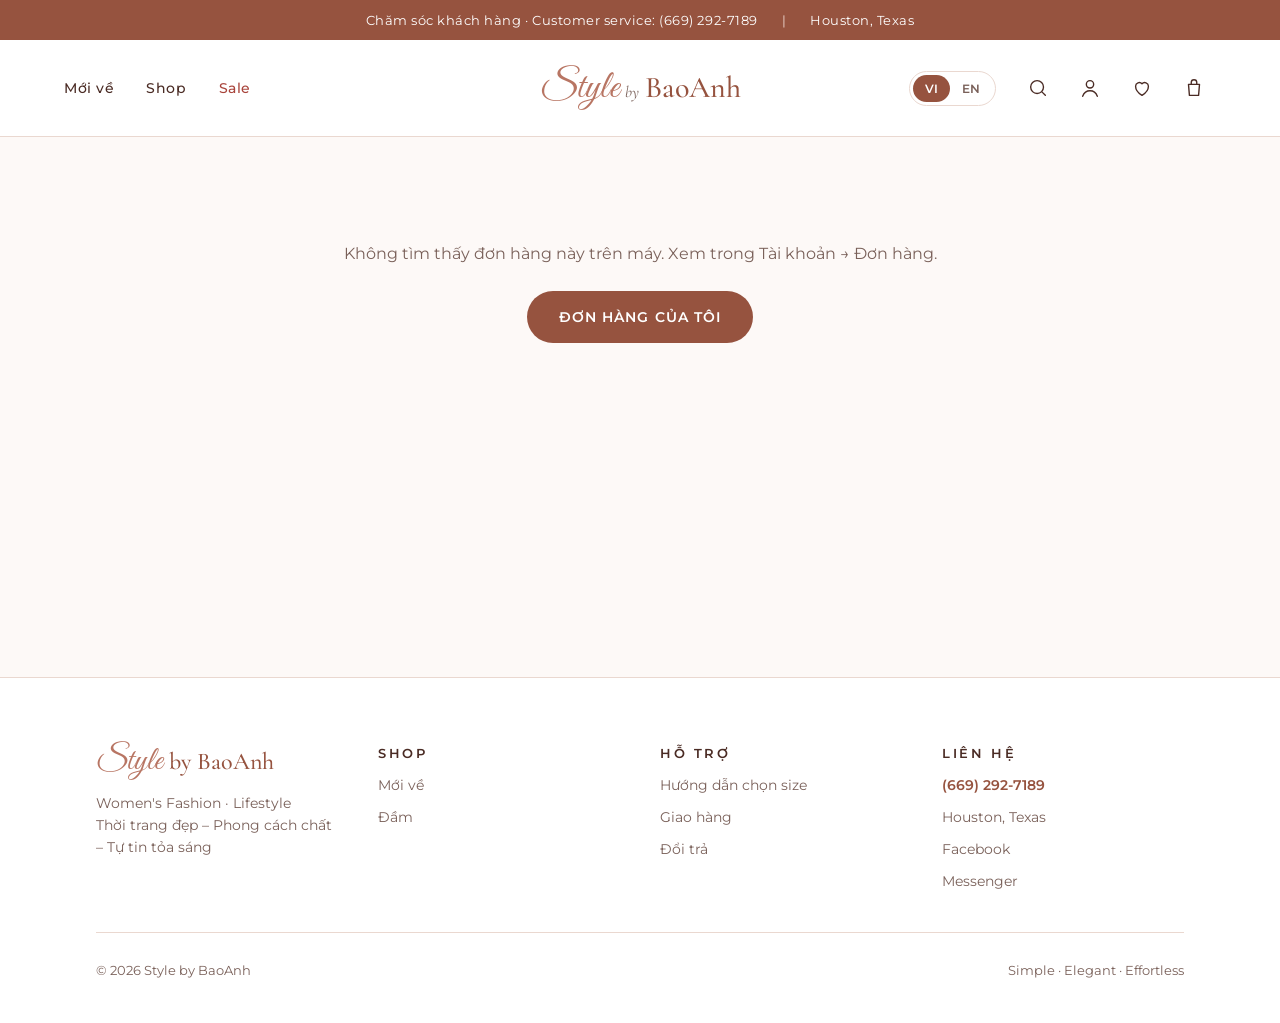
<file: order.html>
<!doctype html>
<html lang="vi">
<head>
<meta charset="utf-8">
<meta name="viewport" content="width=device-width, initial-scale=1">
<title>Đặt hàng thành công — Style by BaoAnh</title>
<link rel="icon" href="images/logo.jpg">
<link rel="preconnect" href="https://fonts.googleapis.com">
<link rel="preconnect" href="https://fonts.gstatic.com" crossorigin>
<link href="https://fonts.googleapis.com/css2?family=Cormorant+Garamond:wght@500;600&family=Great+Vibes&family=Montserrat:wght@400;500;600&display=swap" rel="stylesheet">
<link rel="stylesheet" href="css/style.css">
<link rel="stylesheet" href="css/flow.css">
</head>
<body>

<div class="topbar">
  <span class="long" data-i18n="topbar">Chăm sóc khách hàng · Customer service: (669) 292-7189</span>
  <span class="short">(669) 292-7189 · Houston, TX</span>
  <span class="sep long" aria-hidden="true">|</span>
  <span class="long">Houston, Texas</span>
</div>

<header class="site-header">
  <div class="header-inner">
    <nav class="main-nav" aria-label="Danh mục">
      <a href="shop.html?new=1" data-i18n="navNew">Mới về</a>
      <a href="shop.html" data-i18n="navShop">Shop</a>
      <a href="shop.html?sale=1" class="sale" data-i18n="navSale">Sale</a>
    </nav>
    <button class="icon-btn menu-toggle" aria-label="Menu" aria-expanded="false" aria-controls="mobile-nav">
      <svg viewBox="0 0 24 24" fill="none" stroke="currentColor" stroke-width="1.5" stroke-linecap="round"><path d="M4 7h16M4 12h16M4 17h16"/></svg>
    </button>

    <a class="logo" href="index.html">
      <span class="logo-row">
        <span class="script">Style</span>
        <span class="by">by</span>
        <span class="name">BaoAnh</span>
      </span>
    </a>

    <div class="header-actions">
      <div class="lang-switch" role="group" aria-label="Ngôn ngữ / Language">
        <button data-lang="vi" aria-pressed="true">VI</button>
        <button data-lang="en" aria-pressed="false">EN</button>
      </div>
      <button class="icon-btn hide-sm" aria-label="Tìm kiếm / Search">
        <svg viewBox="0 0 24 24" fill="none" stroke="currentColor" stroke-width="1.5" stroke-linecap="round" stroke-linejoin="round"><circle cx="11" cy="11" r="7"/><path d="M20 20l-3.5-3.5"/></svg>
      </button>
      <a class="icon-btn hide-sm" href="account.html" data-account-link aria-label="Tài khoản / Account">
        <svg viewBox="0 0 24 24" fill="none" stroke="currentColor" stroke-width="1.5" stroke-linecap="round" stroke-linejoin="round"><circle cx="12" cy="8" r="4"/><path d="M4 21c1.5-4 4.5-6 8-6s6.5 2 8 6"/></svg>
      </a>
      <a class="icon-btn hide-sm" href="account.html#wishlist" aria-label="Yêu thích / Wishlist">
        <svg viewBox="0 0 24 24" fill="none" stroke="currentColor" stroke-width="1.5" stroke-linecap="round" stroke-linejoin="round"><path d="M12 20s-7-4.4-7-10a4 4 0 0 1 7-2.6A4 4 0 0 1 19 10c0 5.6-7 10-7 10z"/></svg>
        <span class="count" data-count="fav">0</span>
      </a>
      <a class="icon-btn" href="cart.html" aria-label="Giỏ hàng / Bag">
        <svg viewBox="0 0 24 24" fill="none" stroke="currentColor" stroke-width="1.5" stroke-linecap="round" stroke-linejoin="round"><path d="M6 8h12l-1 12H7L6 8z"/><path d="M9 8V6a3 3 0 0 1 6 0v2"/></svg>
        <span class="count" data-count="bag">0</span>
      </a>
    </div>
  </div>
  <nav id="mobile-nav" class="mobile-nav" aria-label="Menu">
    <a href="shop.html?new=1" data-i18n="navNew">Mới về</a>
    <a href="shop.html" data-i18n="navShop">Shop</a>
    <a href="shop.html?sale=1" class="sale" data-i18n="navSale">Sale</a>
    <a href="account.html" data-account-link data-i18n="account">Tài khoản</a>
  </nav>
</header>

<main class="container shop-page">
  <section class="confirm" id="confirm" hidden>
    <div class="confirm-head">
      <span class="confirm-check" aria-hidden="true"><svg viewBox="0 0 24 24" width="32" height="32" fill="none" stroke="currentColor" stroke-width="2" stroke-linecap="round" stroke-linejoin="round"><path d="M5 12.5l4.5 4.5L19 7.5"/></svg></span>
      <div class="script">Style</div>
      <h1 class="display" data-en="Your order is confirmed">Đặt hàng thành công!</h1>
      <p><span data-en="Order number">Mã đơn hàng</span>: <strong id="o-number"></strong></p>
      <p class="muted" id="o-contact"></p>
    </div>

    <div class="confirm-grid">
      <div class="confirm-col">
        <div class="confirm-box pay-box">
          <h2 data-en="Payment">Thanh toán</h2>
          <div id="o-pay"></div>
        </div>
        <div class="confirm-box">
          <h2 data-en="What happens next">Các bước tiếp theo</h2>
          <ol class="timeline" id="o-steps"></ol>
        </div>
        <div class="confirm-box">
          <h2 data-en="Delivery">Nhận hàng</h2>
          <p id="o-delivery"></p>
        </div>
      </div>
      <aside class="summary">
        <h2 class="summary-title" data-i18n="orderSummary">Đơn hàng của bạn</h2>
        <ul class="mini-items" id="o-items"></ul>
        <div id="o-totals"></div>
      </aside>
    </div>

    <div class="confirm-actions" id="o-actions"></div>
  </section>

  <div class="empty" id="no-order" hidden>
    <p data-en="We could not find this order on this device. Check My account → Orders.">Không tìm thấy đơn hàng này trên máy. Xem trong Tài khoản → Đơn hàng.</p>
    <a class="btn btn-primary" href="account.html#orders" data-en="My orders">Đơn hàng của tôi</a>
  </div>
</main>

<footer class="site-footer">
  <div class="container">
    <div class="footer-grid">
      <div class="footer-col">
        <div class="footer-brand"><span class="script">Style</span><span class="name">by BaoAnh</span></div>
        <div>Women's Fashion · Lifestyle<br><span data-i18n="tagline">Thời trang đẹp – Phong cách chất – Tự tin tỏa sáng</span></div>
      </div>
      <div class="footer-col">
        <h3 data-i18n="fShop">Shop</h3>
        <a href="shop.html?new=1" data-i18n="fNew">Mới về</a>
        <a href="shop.html?cat=dam" data-i18n="fDresses">Đầm</a>
      </div>
      <div class="footer-col">
        <h3 data-i18n="help">Hỗ trợ</h3>
        <a href="product.html#size-guide" data-i18n="sizeGuide">Hướng dẫn chọn size</a>
        <a href="returns.html#shipping" data-i18n="shipping">Giao hàng</a>
        <a href="returns.html" data-i18n="returns">Đổi trả</a>
      </div>
      <div class="footer-col">
        <h3 data-i18n="contact">Liên hệ</h3>
        <a class="phone" href="tel:+16692927189">(669) 292-7189</a>
        <span>Houston, Texas</span>
        <a href="https://www.facebook.com/profile.php?id=61550107277200" target="_blank" rel="noopener">Facebook</a>
        <a href="https://m.me/61550107277200" target="_blank" rel="noopener">Messenger</a>
      </div>
    </div>
    <div class="footer-bottom"><span>© 2026 Style by BaoAnh</span><span>Simple · Elegant · Effortless</span></div>
  </div>
</footer>

<script src="js/main.js"></script>
<script type="module" src="js/auth.js"></script>
<script type="module" src="js/order.js"></script>
</body>
</html>
</file>
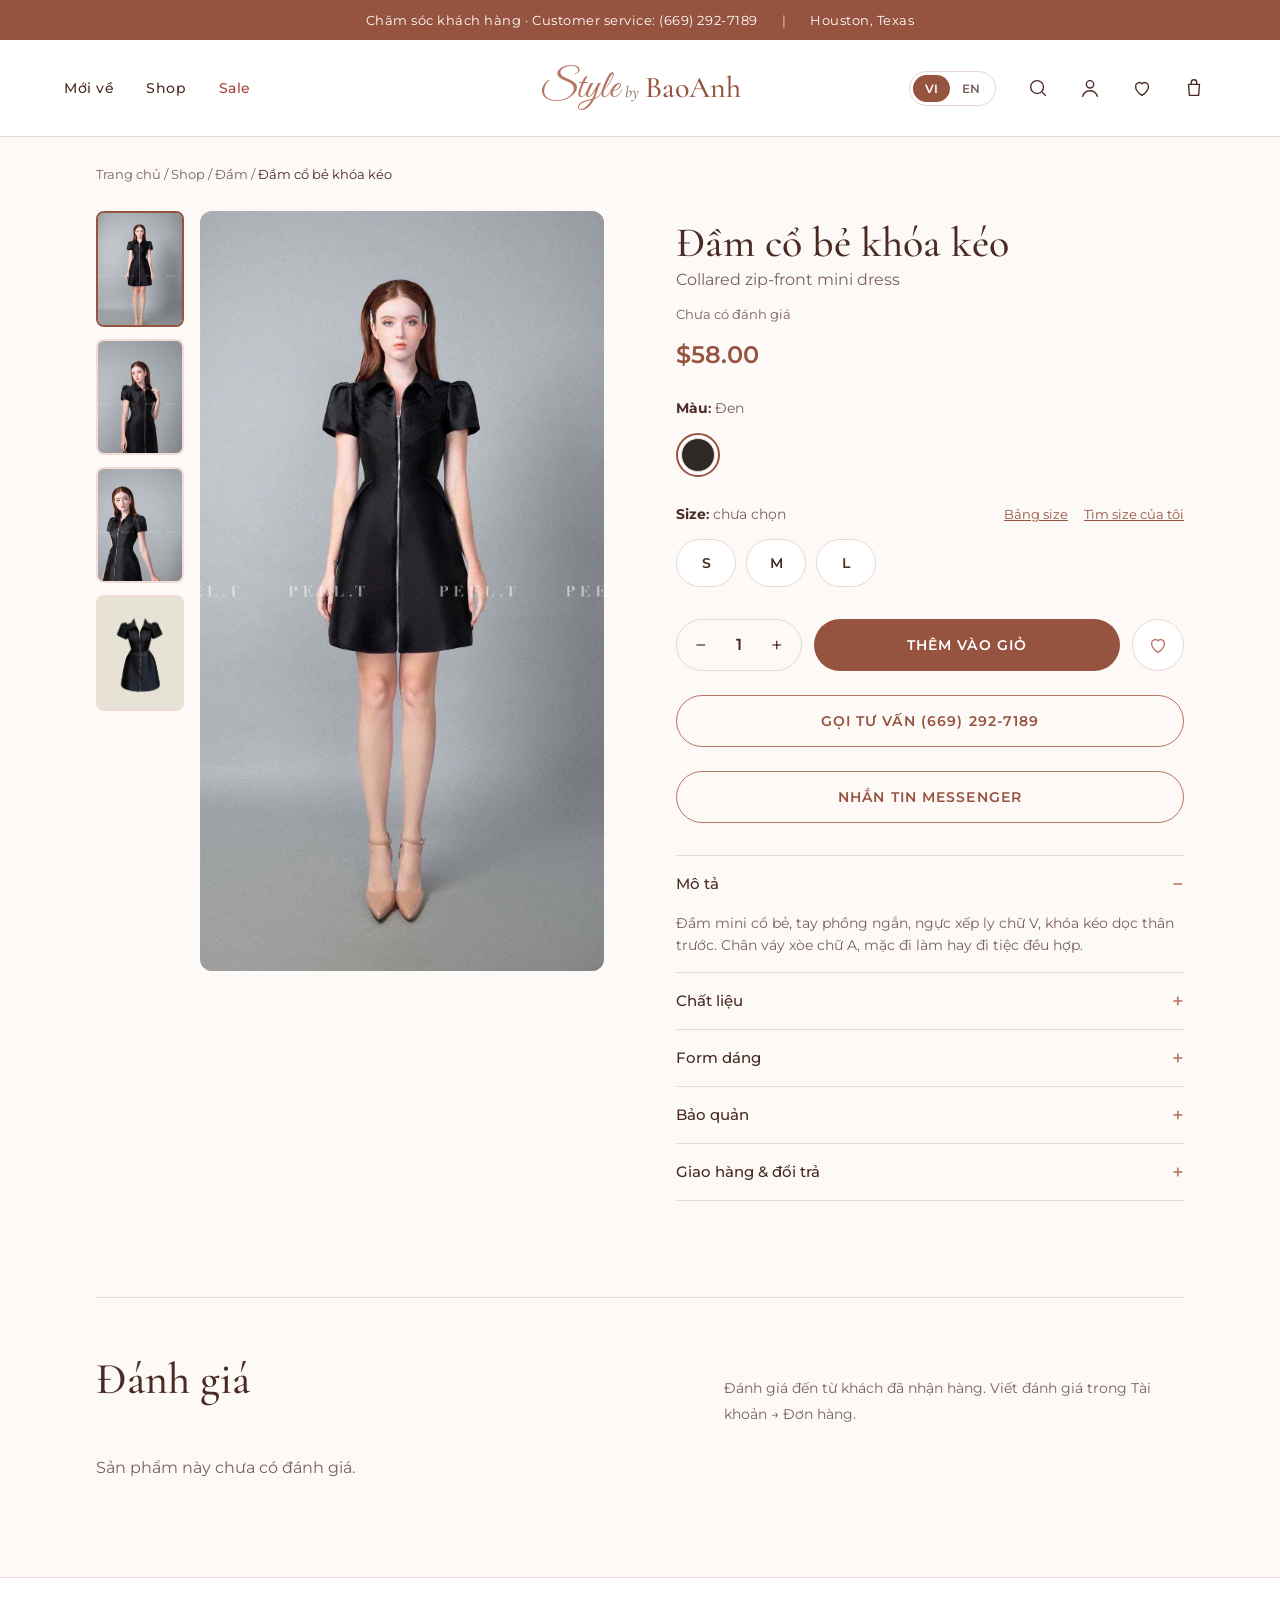
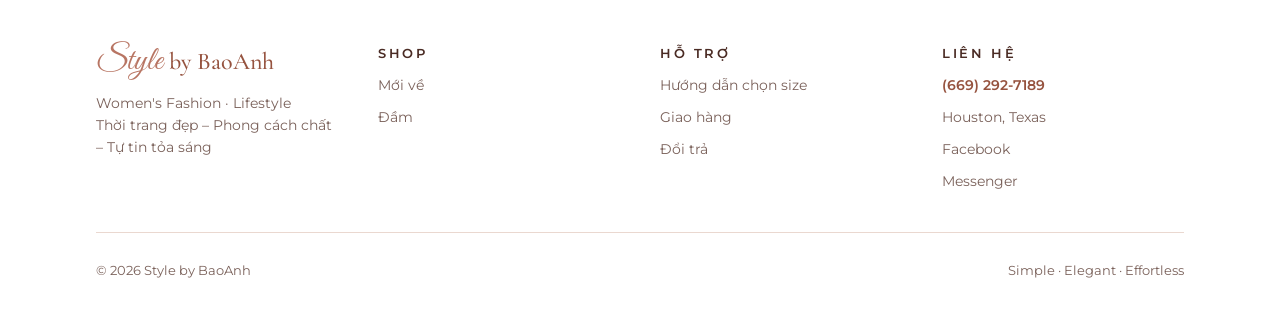
<file: product.html>
<!doctype html>
<html lang="vi">
<head>
<meta charset="utf-8">
<meta name="viewport" content="width=device-width, initial-scale=1">
<title>Sản phẩm — Style by BaoAnh</title>
<link rel="icon" href="images/logo.jpg">
<link rel="preconnect" href="https://fonts.googleapis.com">
<link rel="preconnect" href="https://fonts.gstatic.com" crossorigin>
<link href="https://fonts.googleapis.com/css2?family=Cormorant+Garamond:wght@500;600&family=Great+Vibes&family=Montserrat:wght@400;500;600&display=swap" rel="stylesheet">
<link rel="stylesheet" href="css/style.css">
<link rel="stylesheet" href="css/flow.css">
</head>
<body>

<div class="topbar">
  <span class="long" data-i18n="topbar">Chăm sóc khách hàng · Customer service: (669) 292-7189</span>
  <span class="short">(669) 292-7189 · Houston, TX</span>
  <span class="sep long" aria-hidden="true">|</span>
  <span class="long">Houston, Texas</span>
</div>

<header class="site-header">
  <div class="header-inner">
    <nav class="main-nav" aria-label="Danh mục">
      <a href="shop.html?new=1" data-i18n="navNew">Mới về</a>
      <a href="shop.html" data-i18n="navShop">Shop</a>
      <a href="shop.html?sale=1" class="sale" data-i18n="navSale">Sale</a>
    </nav>
    <button class="icon-btn menu-toggle" aria-label="Menu" aria-expanded="false" aria-controls="mobile-nav">
      <svg viewBox="0 0 24 24" fill="none" stroke="currentColor" stroke-width="1.5" stroke-linecap="round"><path d="M4 7h16M4 12h16M4 17h16"/></svg>
    </button>

    <a class="logo" href="index.html">
      <span class="logo-row">
        <span class="script">Style</span>
        <span class="by">by</span>
        <span class="name">BaoAnh</span>
      </span>
    </a>

    <div class="header-actions">
      <div class="lang-switch" role="group" aria-label="Ngôn ngữ / Language">
        <button data-lang="vi" aria-pressed="true">VI</button>
        <button data-lang="en" aria-pressed="false">EN</button>
      </div>
      <button class="icon-btn hide-sm" aria-label="Tìm kiếm / Search">
        <svg viewBox="0 0 24 24" fill="none" stroke="currentColor" stroke-width="1.5" stroke-linecap="round" stroke-linejoin="round"><circle cx="11" cy="11" r="7"/><path d="M20 20l-3.5-3.5"/></svg>
      </button>
      <a class="icon-btn hide-sm" href="account.html" data-account-link aria-label="Tài khoản / Account">
        <svg viewBox="0 0 24 24" fill="none" stroke="currentColor" stroke-width="1.5" stroke-linecap="round" stroke-linejoin="round"><circle cx="12" cy="8" r="4"/><path d="M4 21c1.5-4 4.5-6 8-6s6.5 2 8 6"/></svg>
      </a>
      <a class="icon-btn hide-sm" href="account.html#wishlist" aria-label="Yêu thích / Wishlist">
        <svg viewBox="0 0 24 24" fill="none" stroke="currentColor" stroke-width="1.5" stroke-linecap="round" stroke-linejoin="round"><path d="M12 20s-7-4.4-7-10a4 4 0 0 1 7-2.6A4 4 0 0 1 19 10c0 5.6-7 10-7 10z"/></svg>
        <span class="count" data-count="fav">0</span>
      </a>
      <a class="icon-btn" href="cart.html" aria-label="Giỏ hàng / Bag">
        <svg viewBox="0 0 24 24" fill="none" stroke="currentColor" stroke-width="1.5" stroke-linecap="round" stroke-linejoin="round"><path d="M6 8h12l-1 12H7L6 8z"/><path d="M9 8V6a3 3 0 0 1 6 0v2"/></svg>
        <span class="count" data-count="bag">0</span>
      </a>
    </div>
  </div>
  <nav id="mobile-nav" class="mobile-nav" aria-label="Menu">
    <a href="shop.html?new=1" data-i18n="navNew">Mới về</a>
    <a href="shop.html" data-i18n="navShop">Shop</a>
    <a href="shop.html?sale=1" class="sale" data-i18n="navSale">Sale</a>
    <a href="account.html" data-account-link data-i18n="account">Tài khoản</a>
  </nav>
</header>

<main class="container">
  <nav class="breadcrumb" aria-label="Breadcrumb">
    <a href="index.html" data-i18n="home">Trang chủ</a> /
    <a href="shop.html">Shop</a> /
    <a href="shop.html" id="crumb-cat"></a> /
    <span aria-current="page" id="crumb-name"></span>
  </nav>

  <div class="pdp">
    <div class="gallery">
      <div class="thumbs" id="thumbs"></div>
      <div class="main-image" id="main-media">
        <img id="main-img" src="" alt="">
        <video id="main-video" controls playsinline preload="metadata" hidden></video>
        <span class="badge" id="main-badge"></span>
      </div>
    </div>

    <div class="pdp-info">
      <div>
        <h1 id="p-name"></h1>
        <div class="muted" id="p-sub"></div>
        <a href="#reviews" class="rating-link" id="rating-link"></a>
        <div class="price-row">
          <span class="price" id="p-price"></span>
          <s class="old-price" id="p-old"></s>
        </div>
      </div>

      <div>
        <div class="opt-label"><div><strong data-i18n="color">Màu</strong>: <span class="muted" id="color-name"></span></div></div>
        <div class="swatches" id="swatches"></div>
      </div>

      <div>
        <div class="opt-label">
          <div><strong data-i18n="size">Size</strong>: <span class="muted" id="size-name"></span></div>
          <div class="size-links">
            <button type="button" class="link-btn small" id="open-guide" data-en="Size guide">Bảng size</button>
            <button type="button" class="link-btn small" id="open-fit" data-en="Find my size">Tìm size của tôi</button>
          </div>
        </div>
        <div class="sizes" id="sizes"></div>
        <p class="size-hint" id="size-hint" role="status"></p>
      </div>

      <div class="buy-row">
        <div class="qty">
          <button id="qty-dec" aria-label="Giảm">−</button>
          <output id="qty">1</output>
          <button id="qty-inc" aria-label="Tăng">+</button>
        </div>
        <button class="btn btn-primary" id="add-btn" data-i18n="addToBag">Thêm vào giỏ</button>
        <button class="fav fav-lg" id="pdp-fav" aria-pressed="false" aria-label="Yêu thích"></button>
      </div>
      <p class="form-error" id="add-error" role="alert"></p>
      <div id="added-msg" class="added-msg" role="status" hidden>
        <a class="btn btn-primary" href="cart.html" data-i18n="viewCart">Xem giỏ hàng →</a>
      </div>
      <a class="btn btn-outline" href="tel:+16692927189" data-i18n="call">Gọi tư vấn (669) 292-7189</a>
      <a class="btn btn-outline" href="https://m.me/61550107277200" target="_blank" rel="noopener" data-i18n="messenger">Nhắn tin Messenger</a>

      <div class="accordion" id="details">
        <details open><summary data-en="Description">Mô tả</summary><p id="d-description"></p></details>
        <details><summary data-en="Material">Chất liệu</summary><p id="d-material"></p></details>
        <details><summary data-en="Fit">Form dáng</summary><p id="d-fit"></p></details>
        <details><summary data-en="Care">Bảo quản</summary><p id="d-care"></p></details>
        <details id="delivery-returns"><summary data-en="Delivery & returns">Giao hàng & đổi trả</summary>
          <div class="acc-body">
            <p id="d-delivery"></p>
            <p id="d-returns"></p>
            <a href="returns.html" data-en="Full delivery & returns policy →">Xem chính sách giao hàng & đổi trả →</a>
          </div>
        </details>
      </div>
    </div>
  </div>

  <section class="reviews" id="reviews" aria-labelledby="reviews-title">
    <div class="reviews-head">
      <h2 class="display" id="reviews-title" data-en="Reviews">Đánh giá</h2>
      <p class="muted reviews-how" data-en="Reviews come from customers who received their order. Write one from My account → Orders.">Đánh giá đến từ khách đã nhận hàng. Viết đánh giá trong Tài khoản → Đơn hàng.</p>
    </div>
    <div class="reviews-body">
      <div class="reviews-summary" id="reviews-summary"></div>
      <ul class="review-list" id="review-list"></ul>
    </div>
  </section>
</main>

<!-- Size guide -->
<dialog class="sheet" id="dlg-guide" aria-labelledby="guide-title">
  <div class="sheet-head">
    <h2 id="guide-title" data-en="Size guide">Bảng size</h2>
    <button type="button" class="icon-btn" data-close aria-label="Đóng"><svg viewBox="0 0 24 24" fill="none" stroke="currentColor" stroke-width="1.6" stroke-linecap="round"><path d="M6 6l12 12M18 6L6 18"/></svg></button>
  </div>
  <p class="muted" data-en="Body measurements. Switch between cm and inches below. Between two sizes? Pick the larger for a relaxed fit.">Số đo cơ thể, đổi cm / inch ở bên dưới. Nằm giữa hai size thì chọn size lớn hơn để mặc thoải mái.</p>
  <div class="seg unit-seg" role="group" aria-label="Đơn vị"><button type="button" data-unit="in" aria-pressed="true">inch</button><button type="button" data-unit="cm" aria-pressed="false">cm</button></div>
  <div class="table-scroll"><table class="size-table" id="size-table"></table></div>
  <h3 data-en="How to measure">Cách đo</h3>
  <ul class="measure-list">
    <li><b data-en="Bust">Ngực</b>: <span data-en="around the fullest part of your chest">vòng quanh chỗ đầy nhất của ngực</span></li>
    <li><b data-en="Waist">Eo</b>: <span data-en="around the narrowest part of your waist">vòng quanh chỗ nhỏ nhất của eo</span></li>
    <li><b data-en="Hips">Hông</b>: <span data-en="around the fullest part of your hips">vòng quanh chỗ đầy nhất của hông</span></li>
  </ul>
  <button type="button" class="btn btn-outline btn-block" id="guide-to-fit" data-en="Find my size">Tìm size của tôi</button>
</dialog>

<!-- Find my size -->
<dialog class="sheet" id="dlg-fit" aria-labelledby="fit-title">
  <div class="sheet-head">
    <h2 id="fit-title" data-en="Find my size">Tìm size của tôi</h2>
    <button type="button" class="icon-btn" data-close aria-label="Đóng"><svg viewBox="0 0 24 24" fill="none" stroke="currentColor" stroke-width="1.6" stroke-linecap="round"><path d="M6 6l12 12M18 6L6 18"/></svg></button>
  </div>
  <form id="fit-form" novalidate>
    <p class="muted" data-en="Enter your measurements. Any one works; more gives a better match.">Nhập số đo của bạn. Chỉ cần một số đo, càng đủ càng chính xác.</p>
    <div class="seg unit-seg" role="group" aria-label="Đơn vị">
      <button type="button" data-unit="in" aria-pressed="true">inch</button>
      <button type="button" data-unit="cm" aria-pressed="false">cm</button>
    </div>
    <div class="fit-fields">
      <div class="field"><label for="fit-bust" data-en="Bust">Ngực</label><input id="fit-bust" type="number" inputmode="decimal" min="0" step="0.5"></div>
      <div class="field"><label for="fit-waist" data-en="Waist">Eo</label><input id="fit-waist" type="number" inputmode="decimal" min="0" step="0.5"></div>
      <div class="field"><label for="fit-hips" data-en="Hips">Hông</label><input id="fit-hips" type="number" inputmode="decimal" min="0" step="0.5"></div>
    </div>
    <button type="submit" class="btn btn-primary btn-block" data-en="Find my size">Tìm size</button>
  </form>
  <div class="fit-result" id="fit-result" role="status" hidden></div>
</dialog>
<footer class="site-footer">
  <div class="container">
    <div class="footer-grid">
      <div class="footer-col">
        <div class="footer-brand"><span class="script">Style</span><span class="name">by BaoAnh</span></div>
        <div>Women's Fashion · Lifestyle<br><span data-i18n="tagline">Thời trang đẹp – Phong cách chất – Tự tin tỏa sáng</span></div>
      </div>
      <div class="footer-col">
        <h3 data-i18n="fShop">Shop</h3>
        <a href="shop.html?new=1" data-i18n="fNew">Mới về</a>
        <a href="shop.html?cat=dam" data-i18n="fDresses">Đầm</a>
      </div>
      <div class="footer-col">
        <h3 data-i18n="help">Hỗ trợ</h3>
        <a href="product.html#size-guide" data-i18n="sizeGuide">Hướng dẫn chọn size</a>
        <a href="returns.html#shipping" data-i18n="shipping">Giao hàng</a>
        <a href="returns.html" data-i18n="returns">Đổi trả</a>
      </div>
      <div class="footer-col">
        <h3 data-i18n="contact">Liên hệ</h3>
        <a class="phone" href="tel:+16692927189">(669) 292-7189</a>
        <span>Houston, Texas</span>
        <a href="https://www.facebook.com/profile.php?id=61550107277200" target="_blank" rel="noopener">Facebook</a>
        <a href="https://m.me/61550107277200" target="_blank" rel="noopener">Messenger</a>
      </div>
    </div>
    <div class="footer-bottom"><span>© 2026 Style by BaoAnh</span><span>Simple · Elegant · Effortless</span></div>
  </div>
</footer>

<script src="js/main.js"></script>
<script type="module" src="js/auth.js"></script>
<script type="module" src="js/product.js"></script>
</body>
</html>
</file>
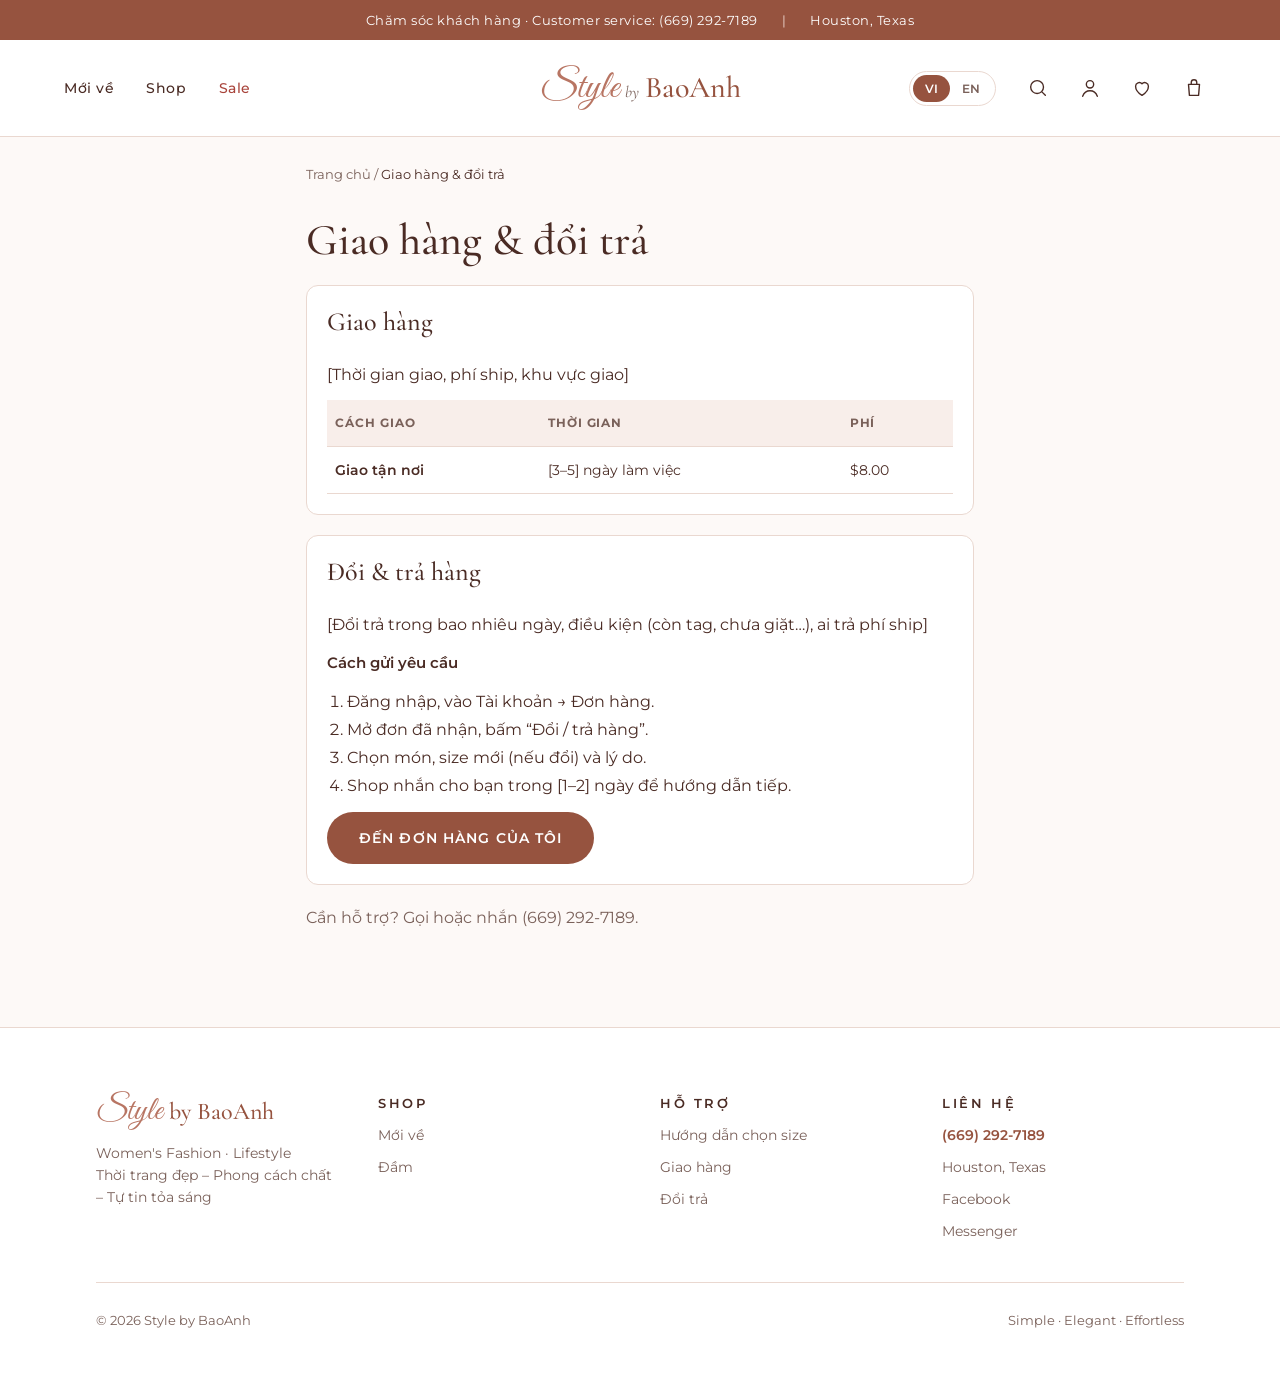
<file: returns.html>
<!doctype html>
<html lang="vi">
<head>
<meta charset="utf-8">
<meta name="viewport" content="width=device-width, initial-scale=1">
<title>Giao hàng &amp; đổi trả — Style by BaoAnh</title>
<link rel="icon" href="images/logo.jpg">
<link rel="preconnect" href="https://fonts.googleapis.com">
<link rel="preconnect" href="https://fonts.gstatic.com" crossorigin>
<link href="https://fonts.googleapis.com/css2?family=Cormorant+Garamond:wght@500;600&family=Great+Vibes&family=Montserrat:wght@400;500;600&display=swap" rel="stylesheet">
<link rel="stylesheet" href="css/style.css">
<link rel="stylesheet" href="css/flow.css">
</head>
<body>

<div class="topbar">
  <span class="long" data-i18n="topbar">Chăm sóc khách hàng · Customer service: (669) 292-7189</span>
  <span class="short">(669) 292-7189 · Houston, TX</span>
  <span class="sep long" aria-hidden="true">|</span>
  <span class="long">Houston, Texas</span>
</div>

<header class="site-header">
  <div class="header-inner">
    <nav class="main-nav" aria-label="Danh mục">
      <a href="shop.html?new=1" data-i18n="navNew">Mới về</a>
      <a href="shop.html" data-i18n="navShop">Shop</a>
      <a href="shop.html?sale=1" class="sale" data-i18n="navSale">Sale</a>
    </nav>
    <button class="icon-btn menu-toggle" aria-label="Menu" aria-expanded="false" aria-controls="mobile-nav">
      <svg viewBox="0 0 24 24" fill="none" stroke="currentColor" stroke-width="1.5" stroke-linecap="round"><path d="M4 7h16M4 12h16M4 17h16"/></svg>
    </button>

    <a class="logo" href="index.html">
      <span class="logo-row">
        <span class="script">Style</span>
        <span class="by">by</span>
        <span class="name">BaoAnh</span>
      </span>
    </a>

    <div class="header-actions">
      <div class="lang-switch" role="group" aria-label="Ngôn ngữ / Language">
        <button data-lang="vi" aria-pressed="true">VI</button>
        <button data-lang="en" aria-pressed="false">EN</button>
      </div>
      <button class="icon-btn hide-sm" aria-label="Tìm kiếm / Search">
        <svg viewBox="0 0 24 24" fill="none" stroke="currentColor" stroke-width="1.5" stroke-linecap="round" stroke-linejoin="round"><circle cx="11" cy="11" r="7"/><path d="M20 20l-3.5-3.5"/></svg>
      </button>
      <a class="icon-btn hide-sm" href="account.html" data-account-link aria-label="Tài khoản / Account">
        <svg viewBox="0 0 24 24" fill="none" stroke="currentColor" stroke-width="1.5" stroke-linecap="round" stroke-linejoin="round"><circle cx="12" cy="8" r="4"/><path d="M4 21c1.5-4 4.5-6 8-6s6.5 2 8 6"/></svg>
      </a>
      <a class="icon-btn hide-sm" href="account.html#wishlist" aria-label="Yêu thích / Wishlist">
        <svg viewBox="0 0 24 24" fill="none" stroke="currentColor" stroke-width="1.5" stroke-linecap="round" stroke-linejoin="round"><path d="M12 20s-7-4.4-7-10a4 4 0 0 1 7-2.6A4 4 0 0 1 19 10c0 5.6-7 10-7 10z"/></svg>
        <span class="count" data-count="fav">0</span>
      </a>
      <a class="icon-btn" href="cart.html" aria-label="Giỏ hàng / Bag">
        <svg viewBox="0 0 24 24" fill="none" stroke="currentColor" stroke-width="1.5" stroke-linecap="round" stroke-linejoin="round"><path d="M6 8h12l-1 12H7L6 8z"/><path d="M9 8V6a3 3 0 0 1 6 0v2"/></svg>
        <span class="count" data-count="bag">0</span>
      </a>
    </div>
  </div>
  <nav id="mobile-nav" class="mobile-nav" aria-label="Menu">
    <a href="shop.html?new=1" data-i18n="navNew">Mới về</a>
    <a href="shop.html" data-i18n="navShop">Shop</a>
    <a href="shop.html?sale=1" class="sale" data-i18n="navSale">Sale</a>
    <a href="account.html" data-account-link data-i18n="account">Tài khoản</a>
  </nav>
</header>

<main class="container policy-page">
  <nav class="breadcrumb" aria-label="Breadcrumb"><a href="index.html" data-i18n="home">Trang chủ</a> / <span aria-current="page" data-en="Delivery & returns">Giao hàng & đổi trả</span></nav>
  <h1 class="display" data-en="Delivery & returns">Giao hàng & đổi trả</h1>

  <section class="panel-box" id="shipping">
    <h2 class="panel-title" data-en="Delivery">Giao hàng</h2>
    <p id="pol-delivery"></p>
    <table class="size-table ship-table" id="ship-table"></table>
  </section>

  <section class="panel-box" id="returns">
    <h2 class="panel-title" data-en="Returns & exchanges">Đổi & trả hàng</h2>
    <p id="pol-returns"></p>
    <h3 data-en="How to request">Cách gửi yêu cầu</h3>
    <ol class="steps-list">
      <li data-en="Sign in and open My account → Orders.">Đăng nhập, vào Tài khoản → Đơn hàng.</li>
      <li data-en="Open the delivered order and tap “Return or exchange”.">Mở đơn đã nhận, bấm “Đổi / trả hàng”.</li>
      <li data-en="Choose the pieces, the new size if exchanging, and the reason.">Chọn món, size mới (nếu đổi) và lý do.</li>
      <li data-en="We text you within [1–2] days with next steps.">Shop nhắn cho bạn trong [1–2] ngày để hướng dẫn tiếp.</li>
    </ol>
    <a class="btn btn-primary" href="account.html#orders" data-en="Go to my orders">Đến đơn hàng của tôi</a>
  </section>

  <p class="muted" data-en="Questions? Call or text (669) 292-7189.">Cần hỗ trợ? Gọi hoặc nhắn (669) 292-7189.</p>
</main>

<footer class="site-footer">
  <div class="container">
    <div class="footer-grid">
      <div class="footer-col">
        <div class="footer-brand"><span class="script">Style</span><span class="name">by BaoAnh</span></div>
        <div>Women's Fashion · Lifestyle<br><span data-i18n="tagline">Thời trang đẹp – Phong cách chất – Tự tin tỏa sáng</span></div>
      </div>
      <div class="footer-col">
        <h3 data-i18n="fShop">Shop</h3>
        <a href="shop.html?new=1" data-i18n="fNew">Mới về</a>
        <a href="shop.html?cat=dam" data-i18n="fDresses">Đầm</a>
      </div>
      <div class="footer-col">
        <h3 data-i18n="help">Hỗ trợ</h3>
        <a href="product.html#size-guide" data-i18n="sizeGuide">Hướng dẫn chọn size</a>
        <a href="returns.html#shipping" data-i18n="shipping">Giao hàng</a>
        <a href="returns.html" data-i18n="returns">Đổi trả</a>
      </div>
      <div class="footer-col">
        <h3 data-i18n="contact">Liên hệ</h3>
        <a class="phone" href="tel:+16692927189">(669) 292-7189</a>
        <span>Houston, Texas</span>
        <a href="https://www.facebook.com/profile.php?id=61550107277200" target="_blank" rel="noopener">Facebook</a>
        <a href="https://m.me/61550107277200" target="_blank" rel="noopener">Messenger</a>
      </div>
    </div>
    <div class="footer-bottom"><span>© 2026 Style by BaoAnh</span><span>Simple · Elegant · Effortless</span></div>
  </div>
</footer>

<script src="js/main.js"></script>
<script type="module" src="js/auth.js"></script>
<script src="js/returns.js"></script>
</body>
</html>
</file>
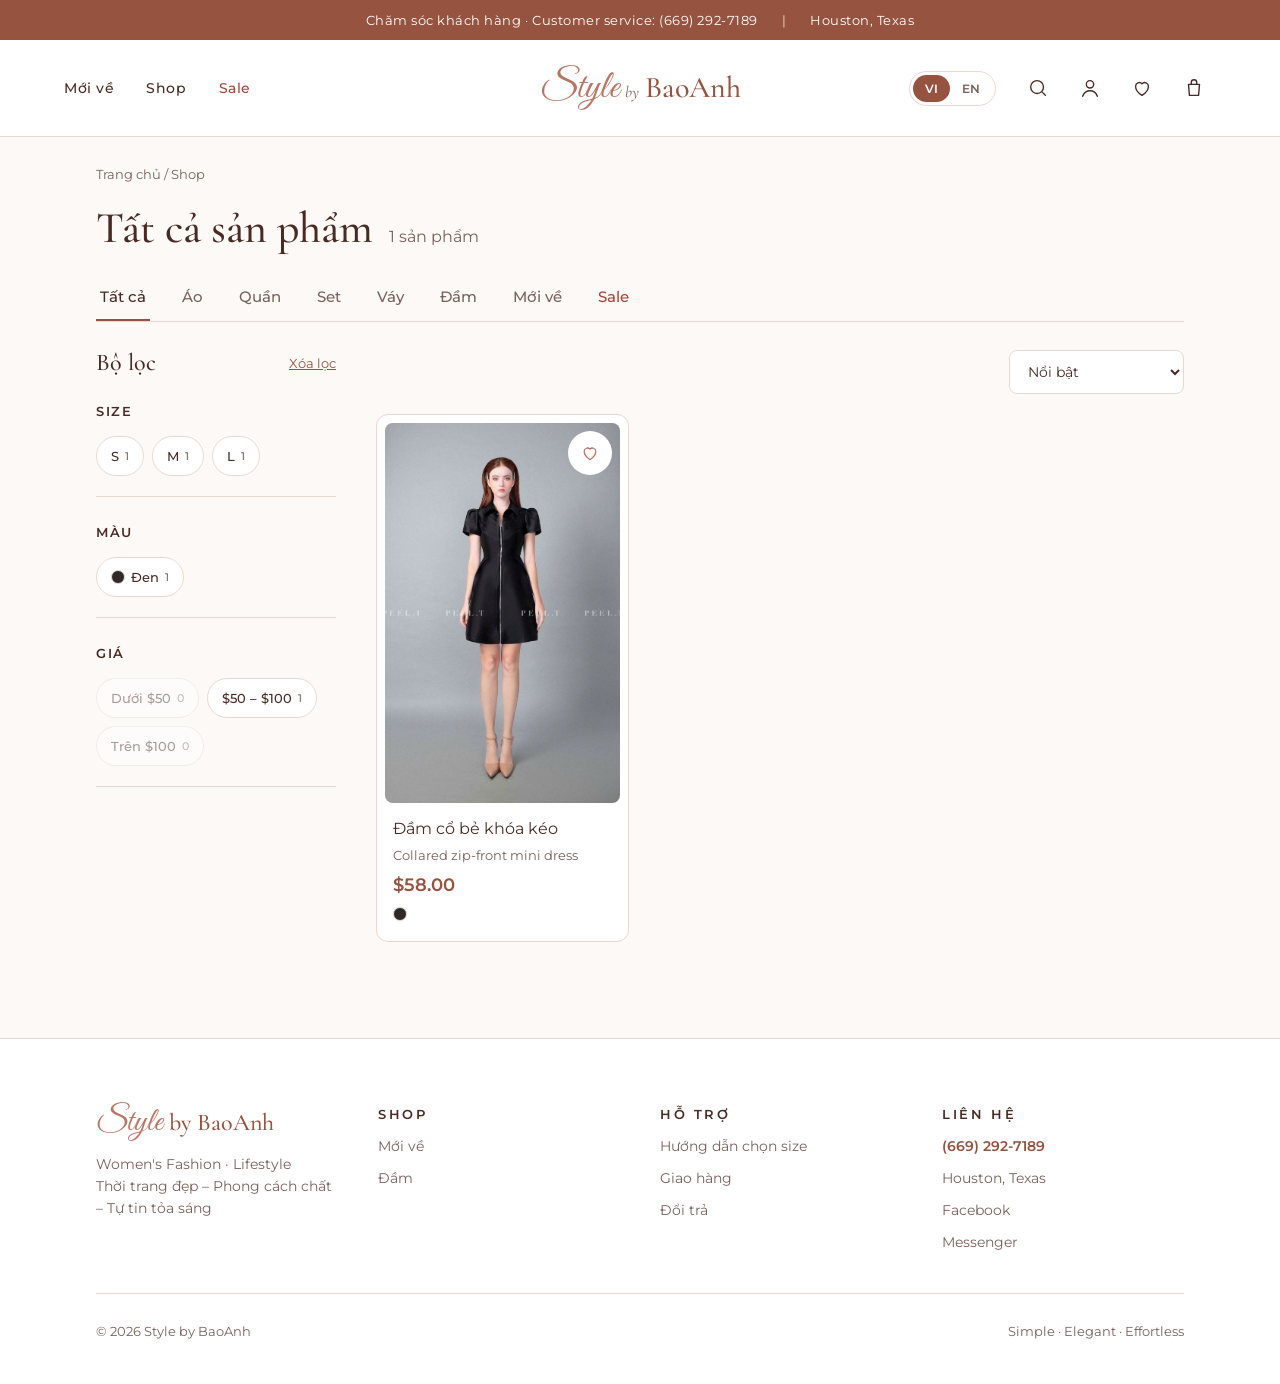
<file: shop.html>
<!doctype html>
<html lang="vi">
<head>
<meta charset="utf-8">
<meta name="viewport" content="width=device-width, initial-scale=1">
<title>Shop — Style by BaoAnh</title>
<link rel="icon" href="images/logo.jpg">
<link rel="preconnect" href="https://fonts.googleapis.com">
<link rel="preconnect" href="https://fonts.gstatic.com" crossorigin>
<link href="https://fonts.googleapis.com/css2?family=Cormorant+Garamond:wght@500;600&family=Great+Vibes&family=Montserrat:wght@400;500;600&display=swap" rel="stylesheet">
<link rel="stylesheet" href="css/style.css">
<link rel="stylesheet" href="css/flow.css">
</head>
<body>

<div class="topbar">
  <span class="long" data-i18n="topbar">Chăm sóc khách hàng · Customer service: (669) 292-7189</span>
  <span class="short">(669) 292-7189 · Houston, TX</span>
  <span class="sep long" aria-hidden="true">|</span>
  <span class="long">Houston, Texas</span>
</div>

<header class="site-header">
  <div class="header-inner">
    <nav class="main-nav" aria-label="Danh mục">
      <a href="shop.html?new=1" data-i18n="navNew">Mới về</a>
      <a href="shop.html" data-i18n="navShop">Shop</a>
      <a href="shop.html?sale=1" class="sale" data-i18n="navSale">Sale</a>
    </nav>
    <button class="icon-btn menu-toggle" aria-label="Menu" aria-expanded="false" aria-controls="mobile-nav">
      <svg viewBox="0 0 24 24" fill="none" stroke="currentColor" stroke-width="1.5" stroke-linecap="round"><path d="M4 7h16M4 12h16M4 17h16"/></svg>
    </button>

    <a class="logo" href="index.html">
      <span class="logo-row">
        <span class="script">Style</span>
        <span class="by">by</span>
        <span class="name">BaoAnh</span>
      </span>
    </a>

    <div class="header-actions">
      <div class="lang-switch" role="group" aria-label="Ngôn ngữ / Language">
        <button data-lang="vi" aria-pressed="true">VI</button>
        <button data-lang="en" aria-pressed="false">EN</button>
      </div>
      <button class="icon-btn hide-sm" aria-label="Tìm kiếm / Search">
        <svg viewBox="0 0 24 24" fill="none" stroke="currentColor" stroke-width="1.5" stroke-linecap="round" stroke-linejoin="round"><circle cx="11" cy="11" r="7"/><path d="M20 20l-3.5-3.5"/></svg>
      </button>
      <a class="icon-btn hide-sm" href="account.html" data-account-link aria-label="Tài khoản / Account">
        <svg viewBox="0 0 24 24" fill="none" stroke="currentColor" stroke-width="1.5" stroke-linecap="round" stroke-linejoin="round"><circle cx="12" cy="8" r="4"/><path d="M4 21c1.5-4 4.5-6 8-6s6.5 2 8 6"/></svg>
      </a>
      <a class="icon-btn hide-sm" href="account.html#wishlist" aria-label="Yêu thích / Wishlist">
        <svg viewBox="0 0 24 24" fill="none" stroke="currentColor" stroke-width="1.5" stroke-linecap="round" stroke-linejoin="round"><path d="M12 20s-7-4.4-7-10a4 4 0 0 1 7-2.6A4 4 0 0 1 19 10c0 5.6-7 10-7 10z"/></svg>
        <span class="count" data-count="fav">0</span>
      </a>
      <a class="icon-btn" href="cart.html" aria-label="Giỏ hàng / Bag">
        <svg viewBox="0 0 24 24" fill="none" stroke="currentColor" stroke-width="1.5" stroke-linecap="round" stroke-linejoin="round"><path d="M6 8h12l-1 12H7L6 8z"/><path d="M9 8V6a3 3 0 0 1 6 0v2"/></svg>
        <span class="count" data-count="bag">0</span>
      </a>
    </div>
  </div>
  <nav id="mobile-nav" class="mobile-nav" aria-label="Menu">
    <a href="shop.html?new=1" data-i18n="navNew">Mới về</a>
    <a href="shop.html" data-i18n="navShop">Shop</a>
    <a href="shop.html?sale=1" class="sale" data-i18n="navSale">Sale</a>
    <a href="account.html" data-account-link data-i18n="account">Tài khoản</a>
  </nav>
</header>

<main class="container shop-list-page">
  <nav class="breadcrumb" aria-label="Breadcrumb">
    <a href="index.html" data-i18n="home">Trang chủ</a> / <a href="shop.html">Shop</a><span id="crumb-cat"></span>
  </nav>

  <div class="shop-head">
    <h1 class="display" id="shop-title">Shop</h1>
    <p class="muted" id="shop-count"></p>
  </div>

  <div class="cat-tabs" role="tablist" aria-label="Danh mục" id="cat-tabs"></div>

  <div class="shop-layout-grid">
    <aside class="filters" id="filters" aria-label="Bộ lọc">
      <div class="filters-head">
        <h2 class="filters-title" data-en="Filter">Bộ lọc</h2>
        <button type="button" class="link-btn small" id="clear-filters" data-en="Clear all">Xóa lọc</button>
      </div>
      <fieldset class="filter-group">
        <legend data-en="Size">Size</legend>
        <div class="chips" id="f-size"></div>
      </fieldset>
      <fieldset class="filter-group">
        <legend data-en="Color">Màu</legend>
        <div class="chips" id="f-color"></div>
      </fieldset>
      <fieldset class="filter-group">
        <legend data-en="Price">Giá</legend>
        <div class="chips" id="f-price"></div>
      </fieldset>
      <button type="button" class="btn btn-primary btn-block show-results" id="show-results"></button>
    </aside>

    <section aria-label="Sản phẩm">
      <div class="shop-toolbar">
        <button type="button" class="btn btn-outline btn-sm filter-toggle" id="filter-toggle" aria-expanded="false" aria-controls="filters">
          <svg width="16" height="16" viewBox="0 0 24 24" fill="none" stroke="currentColor" stroke-width="1.6" stroke-linecap="round" aria-hidden="true"><path d="M4 6h16M7 12h10M10 18h4"/></svg>
          <span data-en="Filter">Bộ lọc</span> <span id="filter-count"></span>
        </button>
        <div class="active-filters" id="active-filters"></div>
        <label class="sort">
          <span class="sr-only" data-en="Sort">Sắp xếp</span>
          <select id="sort" class="sort-select">
            <option value="featured" data-en="Featured">Nổi bật</option>
            <option value="new" data-en="Newest">Mới nhất</option>
            <option value="price-asc" data-en="Price: low to high">Giá: thấp → cao</option>
            <option value="price-desc" data-en="Price: high to low">Giá: cao → thấp</option>
          </select>
        </label>
      </div>
      <div class="product-grid shop-grid" id="shop-grid"></div>
      <div class="empty" id="shop-empty" hidden>
        <p data-en="No pieces match these filters.">Không có sản phẩm phù hợp với bộ lọc.</p>
        <button type="button" class="btn btn-outline" id="clear-filters-2" data-en="Clear filters">Xóa bộ lọc</button>
      </div>
    </section>
  </div>
</main>

<footer class="site-footer">
  <div class="container">
    <div class="footer-grid">
      <div class="footer-col">
        <div class="footer-brand"><span class="script">Style</span><span class="name">by BaoAnh</span></div>
        <div>Women's Fashion · Lifestyle<br><span data-i18n="tagline">Thời trang đẹp – Phong cách chất – Tự tin tỏa sáng</span></div>
      </div>
      <div class="footer-col">
        <h3 data-i18n="fShop">Shop</h3>
        <a href="shop.html?new=1" data-i18n="fNew">Mới về</a>
        <a href="shop.html?cat=dam" data-i18n="fDresses">Đầm</a>
      </div>
      <div class="footer-col">
        <h3 data-i18n="help">Hỗ trợ</h3>
        <a href="product.html#size-guide" data-i18n="sizeGuide">Hướng dẫn chọn size</a>
        <a href="returns.html#shipping" data-i18n="shipping">Giao hàng</a>
        <a href="returns.html" data-i18n="returns">Đổi trả</a>
      </div>
      <div class="footer-col">
        <h3 data-i18n="contact">Liên hệ</h3>
        <a class="phone" href="tel:+16692927189">(669) 292-7189</a>
        <span>Houston, Texas</span>
        <a href="https://www.facebook.com/profile.php?id=61550107277200" target="_blank" rel="noopener">Facebook</a>
        <a href="https://m.me/61550107277200" target="_blank" rel="noopener">Messenger</a>
      </div>
    </div>
    <div class="footer-bottom"><span>© 2026 Style by BaoAnh</span><span>Simple · Elegant · Effortless</span></div>
  </div>
</footer>

<script src="js/main.js"></script>
<script type="module" src="js/auth.js"></script>
<script src="js/shop.js"></script>
</body>
</html>
</file>
<file: css/style.css>
/* Style by BaoAnh — design tokens from the Design canvas */
:root {
  --surface: #fdf9f7;
  --surface-raised: #ffffff;
  --surface-blush: #f8eeea;
  --blush: #f1ddd5;
  --line: #ead8d0;
  --rose-gold-light: #d9a99b;
  --rose-gold: #b87563;
  --rose-deep: #96533f;
  --rose-deeper: #7e4535;
  --ink: #4a2b24;
  --ink-muted: #7a615a;
  --on-rose: #ffffff;
  --sale: #a8433a;

  --font-script: "Great Vibes", "Allura", cursive;
  --font-serif: "Cormorant Garamond", "Cormorant", Georgia, serif;
  --font-sans: "Montserrat", "Be Vietnam Pro", system-ui, sans-serif;

  --radius-sm: 4px;
  --radius-md: 12px;
  --radius-pill: 999px;
  --shadow-soft: 0 8px 24px rgba(150, 83, 63, 0.10);

  --gutter: 96px;
  --max: 1440px;
}

*, *::before, *::after { box-sizing: border-box; }
html { scroll-behavior: smooth; }
body {
  margin: 0;
  background: var(--surface);
  color: var(--ink);
  font-family: var(--font-sans);
  font-size: 16px;
  line-height: 26px;
}
img { display: block; max-width: 100%; }
a { color: var(--rose-deep); }
a:hover { color: var(--rose-deeper); }
button, input { font-family: inherit; }
button { cursor: pointer; }
h1, h2, h3, p { margin: 0; }

.sr-only {
  position: absolute; width: 1px; height: 1px; overflow: hidden;
  clip: rect(0 0 0 0); white-space: nowrap;
}
.container { max-width: var(--max); margin: 0 auto; padding: 0 var(--gutter); }

/* ---------- Type ---------- */
.eyebrow { font-size: 13px; line-height: 18px; font-weight: 500; letter-spacing: 0.2em; color: var(--rose-deep); text-transform: uppercase; }
.script { font-family: var(--font-script); color: var(--rose-gold); font-weight: 400; }
.display { font-family: var(--font-serif); font-weight: 500; font-size: 44px; line-height: 50px; }
.muted { color: var(--ink-muted); }

/* ---------- Buttons ---------- */
.btn {
  min-height: 52px; padding: 0 32px;
  display: inline-flex; align-items: center; justify-content: center; gap: 8px;
  border-radius: var(--radius-pill);
  font-size: 14px; font-weight: 600; letter-spacing: 0.08em; text-transform: uppercase;
  text-decoration: none; border: 0; transition: background .2s, color .2s, border-color .2s;
}
.btn-primary { background: var(--rose-deep); color: var(--on-rose); }
.btn-primary:hover { background: var(--rose-deeper); color: var(--on-rose); }
.btn-outline { border: 1.5px solid var(--rose-gold); color: var(--rose-deep); background: transparent; }
.btn-outline:hover { background: var(--blush); }
.btn-light { background: #fff; color: var(--rose-deep); min-height: 48px; padding: 0 28px; }
.btn-light:hover { background: var(--blush); }
.live-dot { width: 8px; height: 8px; border-radius: 50%; background: var(--sale); flex-shrink: 0; }

.icon-btn {
  width: 44px; height: 44px; border: 0; background: transparent; color: var(--ink);
  display: inline-flex; align-items: center; justify-content: center; position: relative;
  border-radius: 50%;
}
.icon-btn:hover { background: var(--surface-blush); color: var(--ink); }
.icon-btn svg { width: 22px; height: 22px; }
.count {
  position: absolute; top: 4px; right: 2px; min-width: 18px; height: 18px; padding: 0 4px;
  border-radius: 9px; background: var(--rose-deep); color: #fff;
  font-size: 11px; line-height: 18px; font-weight: 600; text-align: center;
}
.count[data-zero="true"] { display: none; }

/* ---------- Top bar & header ---------- */
.topbar {
  min-height: 40px; background: var(--rose-deep); color: #fff;
  display: flex; align-items: center; justify-content: center; gap: 24px;
  font-size: 13px; letter-spacing: 0.04em; padding: 0 16px; text-align: center;
}
.topbar .sep { color: var(--blush); }
.topbar .short { display: none; }

.site-header {
  position: sticky; top: 0; z-index: 20;
  background: #fff; border-bottom: 1px solid var(--line);
}
.header-inner {
  height: 96px; padding: 0 64px; max-width: var(--max); margin: 0 auto;
  display: grid; grid-template-columns: 1fr auto 1fr; align-items: center;
}
.main-nav { display: flex; gap: 32px; font-size: 14px; font-weight: 500; letter-spacing: 0.04em; }
.main-nav a { color: var(--ink); text-decoration: none; display: inline-flex; align-items: center; gap: 6px; }
.main-nav a:hover { color: var(--rose-deep); }
.main-nav a.sale { color: var(--sale); }

.logo { text-decoration: none; display: flex; flex-direction: column; align-items: center; color: var(--ink); }
.logo-row { display: flex; align-items: baseline; gap: 6px; }
.logo .script { font-size: 40px; line-height: 40px; }
.logo .by { font-family: var(--font-serif); font-size: 16px; font-style: italic; color: var(--ink-muted); }
.logo .name { font-family: var(--font-serif); font-size: 30px; font-weight: 500; color: var(--rose-deep); }

.header-actions { display: flex; align-items: center; justify-content: flex-end; gap: 8px; }
.lang-switch { display: flex; border: 1px solid var(--line); border-radius: var(--radius-pill); padding: 3px; margin-right: 12px; }
.lang-switch button {
  border: 0; border-radius: var(--radius-pill); padding: 6px 12px;
  font-size: 12px; font-weight: 600; background: transparent; color: var(--ink-muted);
}
.lang-switch button[aria-pressed="true"] { background: var(--rose-deep); color: #fff; }
.menu-toggle { display: none; }

.mobile-nav { display: none; }

/* ---------- Hero ---------- */
.hero { background: var(--surface-blush); }
.hero-inner {
  max-width: var(--max); margin: 0 auto; min-height: 640px;
  display: grid; grid-template-columns: 1fr 1fr;
}
.hero-copy { padding: 64px 64px 64px var(--gutter); display: flex; flex-direction: column; justify-content: center; gap: 20px; }
.hero-copy .script { font-size: 56px; line-height: 56px; }
.hero-copy h1 { font-family: var(--font-serif); font-size: 68px; line-height: 72px; font-weight: 500; }
.hero-copy p { font-size: 18px; line-height: 30px; color: var(--ink-muted); max-width: 500px; }
.hero-ctas { display: flex; gap: 16px; margin-top: 12px; flex-wrap: wrap; }

.hero-art { position: relative; padding: 48px var(--gutter) 0 32px; display: flex; align-items: flex-end; justify-content: center; }
.hero-art .arch {
  width: 460px; max-width: 100%; height: 560px; border-radius: 230px 230px 12px 12px;
  object-fit: cover; object-position: center top; background: var(--blush);
}
.hero-badge {
  position: absolute; left: 48px; bottom: 72px; width: 150px; height: 150px; border-radius: 50%;
  background: #fff; border: 1px solid var(--line); overflow: hidden;
}
.hero-badge img { width: 100%; height: 100%; object-fit: cover; }
.sparkle { position: absolute; color: var(--rose-gold); }
.sparkle.lg { top: 72px; right: 110px; width: 40px; height: 40px; }
.sparkle.sm { top: 128px; right: 160px; width: 20px; height: 20px; }

/* ---------- Sections ---------- */
.section { padding-top: 96px; }
.section-head-center { display: flex; flex-direction: column; align-items: center; gap: 8px; text-align: center; margin-bottom: 40px; }
.section-head { display: flex; align-items: flex-end; justify-content: space-between; gap: 16px; margin-bottom: 40px; }
.section-head > div { display: flex; flex-direction: column; gap: 8px; }
.link-underline {
  font-size: 14px; font-weight: 600; letter-spacing: 0.08em; text-transform: uppercase;
  text-decoration: none; border-bottom: 1px solid var(--rose-gold-light); padding-bottom: 4px; white-space: nowrap;
}

/* Categories */
#shop { padding-top: 80px; }
.cat-grid { display: grid; grid-template-columns: repeat(5, minmax(0, 1fr)); gap: 20px; }
.cat { text-decoration: none; color: var(--ink); display: flex; flex-direction: column; gap: 16px; align-items: center; }
.cat img {
  width: 100%; height: 300px; border-radius: 150px 150px 12px 12px;
  object-fit: cover; object-position: center top; transition: transform .3s;
}
.cat:hover img { transform: translateY(-4px); }
.cat .cat-name { font-family: var(--font-serif); font-size: 26px; line-height: 32px; font-weight: 500; text-align: center; }
.cat-ph { width: 100%; height: 300px; border-radius: 150px 150px 12px 12px; display: flex; align-items: center; justify-content: center;
  font-size: 12px; letter-spacing: .12em; text-transform: uppercase; color: var(--rose-deep); transition: transform .3s; }
.cat:hover .cat-ph { transform: translateY(-4px); }
.cat:hover { color: var(--rose-deep); }

/* Products */
.product-grid { display: grid; grid-template-columns: repeat(4, minmax(0, 1fr)); gap: 24px; }
.card {
  background: #fff; border: 1px solid var(--line); border-radius: var(--radius-md);
  padding: 8px 8px 20px; display: flex; flex-direction: column; gap: 14px; transition: box-shadow .2s;
}
.card:hover { box-shadow: var(--shadow-soft); }
.card-media { position: relative; height: 380px; border-radius: 8px; overflow: hidden; }
.card-media > a, .card-media img { display: block; width: 100%; height: 100%; }
.card-media img { object-fit: cover; object-position: center top; }
.badge {
  position: absolute; top: 10px; left: 10px; background: #fff; color: var(--rose-deep);
  font-size: 12px; line-height: 18px; font-weight: 600; letter-spacing: 0.1em; padding: 3px 8px; border-radius: var(--radius-sm);
}
.badge.sale { color: var(--sale); }
.fav {
  position: absolute; top: 8px; right: 8px; width: 44px; height: 44px; border-radius: 50%;
  border: 0; background: #fff; color: var(--rose-gold); display: flex; align-items: center; justify-content: center;
}
.fav svg { width: 20px; height: 20px; }
.fav[aria-pressed="true"] svg { fill: var(--rose-gold); }
.card-body { padding: 0 8px; display: flex; flex-direction: column; gap: 4px; }
.card-body .name { font-size: 16px; line-height: 24px; color: var(--ink); text-decoration: none; }
.card-body .name:hover { color: var(--rose-deep); }
.card-body .sub { font-size: 13px; line-height: 20px; color: var(--ink-muted); }
.price-row { display: flex; align-items: baseline; gap: 8px; margin-top: 4px; }
.price { font-size: 18px; line-height: 24px; font-weight: 600; color: var(--rose-deep); }
.price.sale { color: var(--sale); }
.old-price { font-size: 14px; color: var(--ink-muted); }
.dots { display: flex; gap: 6px; margin-top: 6px; }
.dots span { width: 14px; height: 14px; border-radius: 50%; border: 1px solid var(--line); }

/* Live */
.live {
  margin-top: 96px; min-height: 340px; border-radius: var(--radius-md); background: var(--ink); color: var(--surface);
  display: grid; grid-template-columns: 1fr 1fr; overflow: hidden;
}
.live-copy { padding: 56px 64px; display: flex; flex-direction: column; justify-content: center; gap: 16px; }
.live-label { display: flex; align-items: center; gap: 10px; font-size: 13px; font-weight: 600; letter-spacing: 0.2em; color: var(--blush); }
.live-label .live-dot { width: 10px; height: 10px; background: #e8a9a6; }
.live h2 { color: #fff; }
.live p { color: var(--blush); max-width: 460px; }
.live-schedule { font-size: 14px; color: #fff; }
.live-art { background: var(--rose-gold); display: flex; align-items: center; justify-content: center; position: relative; padding: 30px; }
.live-art img { width: 220px; height: 280px; border-radius: var(--radius-md); object-fit: cover; object-position: center top; }
.live-art .tag {
  position: absolute; top: 44px; left: calc(50% - 130px); background: var(--sale); color: #fff;
  font-size: 12px; font-weight: 600; letter-spacing: 0.1em; padding: 4px 10px; border-radius: var(--radius-sm);
}

/* About */
.about { display: grid; grid-template-columns: 1fr 1fr; gap: 80px; align-items: center; }
.about-logo { display: flex; justify-content: center; }
.about-logo img { width: 400px; aspect-ratio: 1; object-fit: cover; border-radius: 50%; border: 1px solid var(--line); }
.about-copy { display: flex; flex-direction: column; gap: 20px; }
.about-copy p { font-size: 17px; line-height: 28px; color: var(--ink-muted); }
.values { display: grid; grid-template-columns: repeat(3, minmax(0, 1fr)); gap: 20px; margin-top: 12px; }
.values div { border-top: 1px solid var(--rose-gold-light); padding-top: 16px; display: flex; flex-direction: column; gap: 6px; }
.values h3 { font-family: var(--font-serif); font-size: 22px; line-height: 28px; font-weight: 600; color: var(--rose-deep); }
.values p { font-size: 14px; line-height: 22px; color: var(--ink-muted); }

/* Newsletter */
.newsletter {
  margin-top: 96px; padding: 64px 24px; background: var(--surface-blush);
  display: flex; flex-direction: column; align-items: center; gap: 16px; text-align: center;
}
.newsletter h2 { font-size: 40px; line-height: 46px; }
.newsletter p { color: var(--ink-muted); }
.newsletter form { display: flex; gap: 12px; margin-top: 8px; flex-wrap: wrap; justify-content: center; }
.newsletter input {
  width: 360px; max-width: 100%; height: 52px; padding: 0 24px; border-radius: var(--radius-pill);
  border: 1px solid var(--rose-gold); background: #fff; font-size: 16px; color: var(--ink);
}
.newsletter input:focus { outline: 2px solid var(--rose-deep); outline-offset: 1px; }
.form-msg { font-size: 14px; color: var(--rose-deep); min-height: 22px; }

/* Footer */
.site-footer { background: #fff; border-top: 1px solid var(--line); padding: 64px 0 40px; }
.footer-grid { display: grid; grid-template-columns: repeat(4, minmax(0, 1fr)); gap: 40px; }
.footer-col { display: flex; flex-direction: column; gap: 10px; font-size: 14px; line-height: 22px; color: var(--ink-muted); }
.footer-col h3 { font-size: 13px; font-weight: 600; letter-spacing: 0.2em; color: var(--ink); text-transform: uppercase; }
.footer-col a { color: var(--ink-muted); text-decoration: none; }
.footer-col a:hover { color: var(--rose-deep); }
.footer-col a.phone { color: var(--rose-deep); font-weight: 600; }
.footer-brand { display: flex; align-items: baseline; gap: 6px; }
.footer-brand .script { font-size: 34px; line-height: 40px; }
.footer-brand .name { font-family: var(--font-serif); font-size: 24px; font-weight: 500; color: var(--rose-deep); }
.footer-bottom {
  border-top: 1px solid var(--line); margin-top: 40px; padding-top: 24px;
  font-size: 13px; color: var(--ink-muted); display: flex; justify-content: space-between; gap: 12px; flex-wrap: wrap;
}

/* ---------- Product page ---------- */
.header-inner.simple { height: 88px; }
.back-link { font-size: 14px; font-weight: 500; color: var(--ink); text-decoration: none; display: inline-flex; align-items: center; gap: 8px; }
.back-link svg { width: 18px; height: 18px; }
.breadcrumb { padding-top: 24px; font-size: 13px; color: var(--ink-muted); }
.breadcrumb a { color: var(--ink-muted); text-decoration: none; }
.breadcrumb a:hover { color: var(--rose-deep); }
.breadcrumb [aria-current] { color: var(--ink); }

.pdp { padding-top: 24px; padding-bottom: 96px; display: grid; grid-template-columns: 1fr 1fr; gap: 72px; }
.gallery { display: flex; gap: 16px; }
.thumbs { display: flex; flex-direction: column; gap: 12px; }
.thumbs button {
  width: 88px; height: 116px; border-radius: 8px; background: var(--blush);
  border: 2px solid transparent; padding: 0; overflow: hidden;
}
.thumbs button[aria-pressed="true"] { border-color: var(--rose-deep); }
.thumbs img { width: 100%; height: 100%; object-fit: cover; object-position: center top; }
.main-image { flex-grow: 1; height: 760px; border-radius: var(--radius-md); background: var(--blush); position: relative; overflow: hidden; }
.main-image img { width: 100%; height: 100%; object-fit: cover; object-position: center top; }
.main-image .badge { top: 16px; left: 16px; padding: 4px 10px; }

.pdp-info { display: flex; flex-direction: column; gap: 24px; padding-top: 8px; }
.pdp-info h1 { font-family: var(--font-serif); font-size: 42px; line-height: 48px; font-weight: 500; }
.pdp-info .price { font-size: 24px; line-height: 32px; margin-top: 12px; display: block; }
.pdp-info .desc { color: var(--ink-muted); }
.opt-label { font-size: 14px; font-weight: 600; display: flex; justify-content: space-between; margin-bottom: 12px; }
.opt-label span { font-weight: 400; color: var(--ink-muted); }
.swatches { display: flex; gap: 12px; }
.swatches button {
  width: 44px; height: 44px; border-radius: 50%; padding: 3px; background: #fff; border: 2px solid var(--line);
}
.swatches button[aria-pressed="true"] { border-color: var(--rose-deep); }
.swatches span { display: block; width: 100%; height: 100%; border-radius: 50%; border: 1px solid var(--line); }
.sizes { display: flex; gap: 10px; flex-wrap: wrap; }
.sizes button {
  min-width: 60px; height: 48px; border-radius: var(--radius-pill); font-size: 14px; font-weight: 600;
  background: #fff; color: var(--ink); border: 1.5px solid var(--line);
}
.sizes button:hover { border-color: var(--rose-gold); }
.sizes button[aria-pressed="true"] { background: var(--rose-deep); color: #fff; border-color: var(--rose-deep); }
.buy-row { display: flex; gap: 12px; margin-top: 8px; }
.qty { display: flex; align-items: center; border: 1.5px solid var(--line); border-radius: var(--radius-pill); height: 52px; }
.qty button { width: 48px; height: 48px; border: 0; background: transparent; font-size: 20px; color: var(--ink); border-radius: 50%; }
.qty output { width: 28px; text-align: center; font-weight: 600; }
.buy-row .btn-primary { flex-grow: 1; }
.accordion { border-top: 1px solid var(--line); margin-top: 8px; }
.accordion details { border-bottom: 1px solid var(--line); }
.accordion summary {
  list-style: none; min-height: 56px; display: flex; justify-content: space-between; align-items: center;
  font-size: 15px; font-weight: 500; cursor: pointer;
}
.accordion summary::-webkit-details-marker { display: none; }
.accordion summary::after { content: "+"; font-size: 20px; color: var(--rose-gold); }
.accordion details[open] summary::after { content: "−"; }
.accordion details p { padding-bottom: 16px; font-size: 14px; line-height: 22px; color: var(--ink-muted); }

/* ---------- Responsive ---------- */
@media (max-width: 1200px) {
  :root { --gutter: 48px; }
  .header-inner { padding: 0 32px; }
  .main-nav { gap: 20px; }
  .product-grid { grid-template-columns: repeat(2, minmax(0, 1fr)); }
  .card-media { height: 420px; }
  .about-logo img { width: 320px; }
}

@media (max-width: 900px) {
  :root { --gutter: 20px; }
  body { font-size: 15px; line-height: 24px; }
  .topbar { min-height: 36px; font-size: 12px; gap: 8px; }
  .topbar .long { display: none; }
  .topbar .short { display: inline; }

  .header-inner { height: 72px; padding: 0 12px; grid-template-columns: 44px 1fr auto; }
  .main-nav, .header-actions .hide-sm { display: none; }
  .menu-toggle { display: inline-flex; }
  .logo .script { font-size: 30px; line-height: 32px; }
  .logo .by { display: none; }
  .logo .name { font-size: 22px; }
  .logo .name::before { content: "by "; }
  .lang-switch { margin-right: 0; }
  .lang-switch button { padding: 4px 8px; font-size: 11px; }

  .mobile-nav { display: none; border-top: 1px solid var(--line); background: #fff; padding: 8px 20px 16px; }
  .mobile-nav.open { display: flex; flex-direction: column; }
  .mobile-nav a { min-height: 48px; display: flex; align-items: center; gap: 8px; color: var(--ink); text-decoration: none; font-weight: 500; border-bottom: 1px solid var(--line); }
  .mobile-nav a.sale { color: var(--sale); }

  .hero-inner { grid-template-columns: 1fr; min-height: 0; padding: 24px 20px 32px; gap: 16px; }
  .hero-art { order: -1; padding: 0; }
  .hero-art .arch { width: 100%; height: 380px; border-radius: 175px 175px 12px 12px; }
  .hero-badge, .sparkle { display: none; }
  .hero-copy { padding: 0; text-align: center; align-items: center; gap: 12px; }
  .hero-copy .script { font-size: 44px; line-height: 44px; }
  .hero-copy h1 { font-size: 44px; line-height: 48px; }
  .hero-copy p { font-size: 15px; line-height: 24px; }
  .hero-ctas { flex-direction: column; width: 100%; gap: 12px; margin-top: 4px; }
  .hero-ctas .btn { width: 100%; }

  .section { padding-top: 40px; }
  #shop { padding-top: 32px; }
  .display { font-size: 30px; line-height: 36px; }
  .section-head-center { align-items: flex-start; text-align: left; margin-bottom: 16px; }
  .section-head { margin-bottom: 16px; }
  .link-underline { font-size: 13px; border: 0; text-transform: none; letter-spacing: 0; }

  .cat-grid { display: flex; overflow-x: auto; gap: 12px; margin-right: -20px; padding-right: 20px; scroll-snap-type: x mandatory; }
  .cat { flex: 0 0 132px; gap: 8px; scroll-snap-align: start; }
  .cat img { height: 168px; border-radius: 66px 66px 10px 10px; }
  .cat .cat-name { font-family: var(--font-sans); font-size: 14px; line-height: 20px; }
  .cat-ph { height: 168px; border-radius: 66px 66px 10px 10px; font-size: 10px; }

  .product-grid { gap: 12px; }
  .card { padding: 6px 6px 14px; gap: 10px; }
  .card-media { height: 216px; }
  .card-body { padding: 0 6px; gap: 2px; }
  .card-body .name { font-size: 14px; line-height: 20px; }
  .card-body .sub { font-size: 12px; }
  .price { font-size: 16px; }
  .badge { font-size: 11px; top: 8px; left: 8px; padding: 2px 6px; }
  .fav { width: 40px; height: 40px; top: 4px; right: 4px; }

  .live { margin-top: 40px; grid-template-columns: 1fr; }
  .live-copy { padding: 28px 24px; gap: 12px; }
  .live-copy .btn { width: 100%; }
  .live-art { display: none; }

  .about { grid-template-columns: 1fr; gap: 16px; text-align: center; }
  .about-logo img { width: 200px; }
  .about-copy { align-items: center; gap: 12px; }
  .about-copy p { font-size: 15px; line-height: 24px; }
  .values { grid-template-columns: 1fr; text-align: left; width: 100%; }

  .newsletter { margin-top: 40px; padding: 40px 20px; }
  .newsletter h2 { font-size: 30px; line-height: 36px; }
  .newsletter form { flex-direction: column; width: 100%; }
  .newsletter input { width: 100%; }

  .site-footer { padding: 32px 0; background: var(--surface-blush); margin-top: 0; }
  .footer-grid { grid-template-columns: 1fr 1fr; gap: 24px; }
  .footer-grid .footer-col:first-child { grid-column: 1 / -1; }

  /* product page */
  .header-inner.simple { height: 72px; grid-template-columns: auto 1fr auto; }
  .back-link .label { display: none; }
  .pdp { grid-template-columns: 1fr; gap: 24px; padding-bottom: 48px; }
  .gallery { flex-direction: column-reverse; }
  .thumbs { flex-direction: row; }
  .thumbs button { width: 72px; height: 96px; }
  .main-image { height: 480px; }
  .pdp-info h1 { font-size: 32px; line-height: 38px; }
}

/* ---------- Cart & checkout ---------- */
[hidden] { display: none !important; }
.btn-block { width: 100%; }
.added-msg .btn { width: 100%; }
.shop-page { padding-top: 40px; padding-bottom: 96px; min-height: 60vh; }
.page-title { margin-bottom: 32px; }
.page-count { font-family: var(--font-sans); font-size: 18px; }
.empty { text-align: center; padding: 64px 0; display: flex; flex-direction: column; align-items: center; gap: 24px; color: var(--ink-muted); }
.shop-layout { display: grid; grid-template-columns: minmax(0, 1fr) 400px; gap: 56px; align-items: start; }

.line-items { list-style: none; margin: 0; padding: 0; border-top: 1px solid var(--line); }
.line-item { display: grid; grid-template-columns: 120px 1fr auto; gap: 24px; padding: 24px 0; border-bottom: 1px solid var(--line); }
.line-img { display: block; width: 120px; height: 160px; border-radius: 8px; overflow: hidden; }
.line-img img { width: 100%; height: 100%; object-fit: cover; object-position: center top; }
.line-info { display: flex; flex-direction: column; gap: 6px; }
.line-name { font-family: var(--font-serif); font-size: 24px; line-height: 30px; font-weight: 500; color: var(--ink); text-decoration: none; }
.line-name:hover { color: var(--rose-deep); }
.line-meta { font-size: 14px; color: var(--ink-muted); }
.line-actions { display: flex; align-items: center; gap: 20px; margin-top: auto; padding-top: 12px; }
.qty-sm { height: 44px; }
.qty-sm button { width: 40px; height: 40px; }
.qty-sm output { width: 28px; text-align: center; font-weight: 600; }
.link-btn { border: 0; background: none; padding: 8px 0; font-size: 14px; color: var(--ink-muted); text-decoration: underline; min-height: 44px; }
.link-btn:hover { color: var(--sale); }
.line-price { text-align: right; }

.summary {
  position: sticky; top: 120px; background: var(--surface-blush); border-radius: var(--radius-md);
  padding: 28px; display: flex; flex-direction: column; gap: 14px;
}
.summary-title { font-family: var(--font-serif); font-size: 28px; line-height: 34px; font-weight: 500; }
.summary-row { display: flex; justify-content: space-between; gap: 12px; font-size: 15px; }
.summary-row.total { border-top: 1px solid var(--line); padding-top: 14px; font-size: 18px; font-weight: 600; }
.summary-row.total span:last-child { color: var(--rose-deep); }
.summary .btn { margin-top: 8px; }
.summary-help { font-size: 13px; color: var(--ink-muted); text-align: center; }

.mini-items { list-style: none; margin: 0 0 6px; padding: 0 0 14px; border-bottom: 1px solid var(--line); display: flex; flex-direction: column; gap: 14px; }
.mini-item { display: grid; grid-template-columns: 56px 1fr auto; gap: 12px; align-items: center; font-size: 14px; line-height: 20px; }
.mini-img { position: relative; width: 56px; height: 72px; border-radius: 6px; }
.mini-img img { width: 100%; height: 100%; object-fit: cover; object-position: center top; border-radius: 6px; }
.mini-qty { position: absolute; top: -6px; right: -6px; min-width: 20px; height: 20px; border-radius: 10px; background: var(--ink-muted); color: #fff; font-size: 11px; font-weight: 600; display: flex; align-items: center; justify-content: center; }
.mini-info { display: flex; flex-direction: column; font-size: 13px; }
.mini-info span:first-child { font-size: 14px; color: var(--ink); }
.mini-price { font-weight: 600; color: var(--rose-deep); }

.co-form { display: flex; flex-direction: column; gap: 28px; }
.co-form fieldset { border: 0; margin: 0; padding: 0; display: flex; flex-direction: column; gap: 14px; }
.co-form legend { font-family: var(--font-serif); font-size: 26px; line-height: 32px; font-weight: 500; margin-bottom: 14px; padding: 0; }
.field { display: flex; flex-direction: column; gap: 6px; flex: 1; min-width: 0; }
.field label { font-size: 14px; font-weight: 500; }
.field input, .field textarea {
  height: 48px; padding: 0 16px; border-radius: 8px; border: 1px solid var(--line); background: #fff;
  font-size: 16px; color: var(--ink); width: 100%;
}
.field textarea { height: auto; padding: 12px 16px; resize: vertical; }
.field input:focus, .field textarea:focus { outline: 2px solid var(--rose-deep); outline-offset: -1px; border-color: transparent; }
.field input[aria-invalid="true"] { border-color: var(--sale); }
.err { font-size: 13px; color: var(--sale); min-height: 0; }
.err:empty { display: none; }
.field-row { display: flex; gap: 14px; }
.field-row.three .field:first-child { flex: 2; }
#address-fields { display: flex; flex-direction: column; gap: 14px; }
.choices { display: flex; flex-direction: column; gap: 10px; }
.choice {
  display: flex; align-items: center; gap: 12px; min-height: 52px; padding: 0 16px;
  border: 1.5px solid var(--line); border-radius: 8px; background: #fff; cursor: pointer; font-size: 15px;
}
.choice:has(input:checked) { border-color: var(--rose-deep); background: var(--surface-blush); }
.choice input { accent-color: var(--rose-deep); width: 18px; height: 18px; margin: 0; }
.pay-note { font-size: 14px; line-height: 22px; color: var(--rose-deep); background: var(--surface-blush); padding: 12px 16px; border-radius: 8px; }
.pay-qr { display: flex; gap: 20px; align-items: flex-start; color: var(--ink); }
.pay-qr img { width: 220px; max-width: 45%; height: auto; border-radius: 8px; background: #fff; flex: none; }
.pay-qr-text { display: grid; gap: 10px; min-width: 0; }
.pay-qr-text p { margin: 0; }
.pay-qr-to span { color: var(--ink-muted); font-size: 13px; }
.pay-qr .btn-sm { min-height: 38px; padding: 0 16px; font-size: 12px; justify-self: start; }
.pay-qr .small { font-size: 13px; }
@media (max-width: 560px) {
  .pay-qr { flex-direction: column; align-items: center; text-align: center; }
  .pay-qr img { width: 240px; max-width: 100%; }
  .pay-qr .btn-sm { justify-self: center; }
}

@media (max-width: 900px) {
  .shop-page { padding-top: 24px; padding-bottom: 48px; }
  .page-title { margin-bottom: 16px; }
  .shop-layout { grid-template-columns: minmax(0, 1fr); gap: 32px; }
  .summary { position: static; padding: 20px; }
  .line-item { grid-template-columns: 88px 1fr; gap: 14px; padding: 16px 0; }
  .line-img { width: 88px; height: 116px; }
  .line-name { font-size: 20px; line-height: 26px; }
  .line-price { grid-column: 2; text-align: left; }
  .line-actions { padding-top: 4px; }
  .field-row { flex-direction: column; }
  .co-form legend { font-size: 22px; }
}

/* ---------- Account ---------- */
.auth-page { padding-top: 56px; padding-bottom: 96px; min-height: 70vh; }
.auth-card {
  max-width: 440px; margin: 0 auto; background: #fff; border: 1px solid var(--line);
  border-radius: var(--radius-md); padding: 40px 36px;
}
.auth-view { display: flex; flex-direction: column; gap: 8px; text-align: center; }
.auth-view form { display: flex; flex-direction: column; gap: 16px; margin-top: 20px; text-align: left; }
.auth-script { font-size: 44px; line-height: 44px; }
.auth-title { font-family: var(--font-serif); font-size: 36px; line-height: 42px; font-weight: 500; }
.auth-intro { font-size: 15px; line-height: 24px; }
.field-top { display: flex; justify-content: space-between; align-items: center; }
.link-btn.small { font-size: 13px; min-height: 0; padding: 0; color: var(--rose-deep); }
.pw-wrap { position: relative; }
.pw-wrap input { padding-right: 72px; }
.pw-toggle {
  position: absolute; right: 4px; top: 50%; transform: translateY(-50%); height: 40px; padding: 0 12px;
  border: 0; background: transparent; color: var(--rose-deep); font-size: 13px; font-weight: 600;
}
.hint { font-size: 13px; color: var(--ink-muted); }
.form-error { font-size: 14px; color: var(--sale); }
.form-error:empty { display: none; }
.form-ok { font-size: 14px; line-height: 22px; color: var(--rose-deep); background: var(--surface-blush); padding: 12px 16px; border-radius: 8px; text-align: left; }
.auth-switch { margin-top: 16px; font-size: 14px; color: var(--ink-muted); }
.auth-switch .link-btn { color: var(--rose-deep); font-weight: 600; min-height: 44px; }
.auth-notice { font-size: 14px; line-height: 22px; background: #fff4e5; color: #6b4a1f; border: 1px solid #f0d9b5; padding: 12px 16px; border-radius: 8px; margin-bottom: 20px; }
.avatar {
  width: 72px; height: 72px; border-radius: 50%; margin: 0 auto 8px; background: var(--blush); color: var(--rose-deep);
  font-family: var(--font-serif); font-size: 34px; display: flex; align-items: center; justify-content: center;
}
.acc-actions { display: flex; flex-direction: column; gap: 12px; margin-top: 20px; align-items: center; }
.icon-btn.signed-in { color: var(--rose-deep); }
.icon-btn.signed-in::after { content: ""; position: absolute; bottom: 8px; right: 9px; width: 8px; height: 8px; border-radius: 50%; background: var(--rose-deep); border: 2px solid #fff; }
.login-fill { font-size: 14px; font-weight: 600; margin-top: -8px; }
@media (max-width: 900px) {
  .auth-page { padding-top: 24px; }
  .auth-card { padding: 28px 20px; border: 0; background: transparent; }
  .header-inner.simple .icon-btn[data-account-link] { display: inline-flex; }
}
</file>
<file: css/flow.css>
/* Shopping-flow pages: shop, product extras, bag, checkout steps, confirmation, account */

.select, .sort-select {
  height: 44px; padding: 0 36px 0 14px; border-radius: 8px; border: 1px solid var(--line); background: #fff;
  font-family: inherit; font-size: 14px; color: var(--ink);
}
.panel-box { background: #fff; border: 1px solid var(--line); border-radius: var(--radius-md); padding: 20px; }
.panel-title { font-family: var(--font-serif); font-size: 26px; line-height: 32px; font-weight: 500; margin-bottom: 12px; }
.check-line { display: flex; align-items: center; gap: 10px; font-size: 14px; min-height: 36px; cursor: pointer; }
.check-line input { width: 18px; height: 18px; accent-color: var(--rose-deep); }
.form-actions { display: flex; gap: 12px; justify-content: flex-end; }
.back-inline { display: inline-block; font-size: 14px; font-weight: 500; margin-bottom: 16px; text-decoration: none; }
.small-print { font-size: 13px; }

/* ---------- SHOP ---------- */
.shop-list-page { padding-bottom: 96px; }
.shop-head { display: flex; align-items: baseline; gap: 16px; margin: 16px 0 20px; }
.cat-tabs { display: flex; gap: 8px; border-bottom: 1px solid var(--line); margin-bottom: 28px; overflow-x: auto; }
.cat-tabs button {
  border: 0; background: none; padding: 0 4px; margin-right: 20px; min-height: 48px; font-size: 15px; font-weight: 500;
  color: var(--ink-muted); border-bottom: 2px solid transparent; white-space: nowrap;
}
.cat-tabs button[aria-selected="true"] { color: var(--ink); border-bottom-color: var(--rose-deep); }
.cat-tabs button.sale { color: var(--sale); }
.shop-layout-grid { display: grid; grid-template-columns: 240px minmax(0, 1fr); gap: 40px; align-items: start; }
.filters { position: sticky; top: 120px; display: flex; flex-direction: column; gap: 22px; }
.filters-head { display: flex; justify-content: space-between; align-items: center; }
.filters-title { font-family: var(--font-serif); font-size: 24px; font-weight: 500; }
.filter-group { border: 0; margin: 0; padding: 0 0 20px; border-bottom: 1px solid var(--line); }
.filter-group legend { font-size: 13px; font-weight: 600; letter-spacing: 0.12em; text-transform: uppercase; margin-bottom: 12px; padding: 0; }
.chips { display: flex; flex-wrap: wrap; gap: 8px; }
.chip {
  display: inline-flex; align-items: center; gap: 6px; min-height: 40px; padding: 0 14px; border-radius: var(--radius-pill);
  border: 1.5px solid var(--line); background: #fff; color: var(--ink); font-size: 13px; font-weight: 500;
}
.chip:hover { border-color: var(--rose-gold); }
.chip[aria-pressed="true"] { background: var(--rose-deep); border-color: var(--rose-deep); color: #fff; }
.chip[data-empty="true"] { opacity: 0.45; }
.chip-n { font-size: 11px; opacity: 0.7; }
.swatch-dot { width: 14px; height: 14px; border-radius: 50%; border: 1px solid var(--line); }
.show-results, .filter-toggle { display: none; }
.shop-toolbar { display: flex; align-items: center; gap: 12px; margin-bottom: 20px; min-height: 44px; }
.active-filters { display: flex; flex-wrap: wrap; gap: 8px; flex: 1; }
.active-chip { border: 0; background: var(--surface-blush); border-radius: var(--radius-pill); padding: 0 12px; min-height: 32px; font-size: 13px; color: var(--ink); }
.active-chip:hover { background: var(--blush); }
.sort { margin-left: auto; }
.shop-grid { grid-template-columns: repeat(3, minmax(0, 1fr)); }

/* ---------- PRODUCT extras ---------- */
.rating-link { display: inline-flex; align-items: center; gap: 8px; font-size: 13px; color: var(--ink-muted); text-decoration: none; margin-top: 8px; }
.rating-link:hover { color: var(--rose-deep); }
.stars { display: inline-flex; gap: 1px; color: var(--rose-gold); vertical-align: middle; }
.pdp-info .price-row { margin-top: 12px; }
.pdp-info .price-row .price { margin-top: 0; }
.size-links { display: flex; gap: 16px; }
.size-hint { font-size: 13px; color: var(--rose-deep); margin-top: 10px; min-height: 0; }
.size-hint:empty { display: none; }
.fav.fav-lg { position: static; width: 52px; height: 52px; flex-shrink: 0; border: 1.5px solid var(--line); }
.fav.fav-lg svg { width: 22px; height: 22px; }
.thumbs .thumb-video { display: flex; flex-direction: column; align-items: center; justify-content: center; gap: 4px; color: var(--rose-deep); font-size: 11px; font-weight: 600; }
.main-image video { width: 100%; height: 100%; object-fit: cover; background: #000; }
.acc-body { padding-bottom: 16px; display: flex; flex-direction: column; gap: 8px; font-size: 14px; line-height: 22px; color: var(--ink-muted); }
.acc-body p { padding: 0 !important; }
.acc-body a { font-weight: 600; }

.reviews { border-top: 1px solid var(--line); padding: 56px 0 96px; }
.reviews-head { display: flex; align-items: baseline; justify-content: space-between; gap: 24px; flex-wrap: wrap; margin-bottom: 28px; }
.reviews-how { max-width: 460px; font-size: 14px; }
.reviews-body { display: grid; grid-template-columns: 280px minmax(0, 1fr); gap: 48px; align-items: start; }
.avg { display: flex; flex-direction: column; gap: 6px; margin-bottom: 18px; }
.avg-num { font-family: var(--font-serif); font-size: 56px; line-height: 56px; }
.dist-row { display: grid; grid-template-columns: 28px 1fr 24px; gap: 10px; align-items: center; font-size: 13px; color: var(--ink-muted); margin-bottom: 6px; }
.bar { height: 6px; border-radius: 3px; background: var(--surface-blush); overflow: hidden; }
.bar span { display: block; height: 100%; background: var(--rose-gold); }
.review-list { list-style: none; margin: 0; padding: 0; }
.review { padding: 20px 0; border-bottom: 1px solid var(--line); }
.review:first-child { padding-top: 0; }
.review-top { display: flex; align-items: center; gap: 10px; flex-wrap: wrap; }
.review-name { font-weight: 600; font-size: 14px; }
.verified { font-size: 12px; color: #2f6b3a; }
.review-meta { font-size: 13px; margin-top: 4px; }
.review p { margin-top: 8px; font-size: 15px; line-height: 24px; }

/* bottom-sheet style dialog */
.sheet {
  border: 0; border-radius: var(--radius-md); padding: 24px; width: min(520px, calc(100vw - 24px)); max-height: calc(100vh - 48px);
  color: var(--ink); box-shadow: var(--shadow-soft); background: #fff;
}
.sheet::backdrop { background: rgba(74, 43, 36, 0.35); }
.sheet[open] { display: flex; flex-direction: column; gap: 14px; }
.sheet form { display: flex; flex-direction: column; gap: 14px; }
.sheet-head { display: flex; justify-content: space-between; align-items: center; }
.sheet-head h2 { font-family: var(--font-serif); font-size: 28px; line-height: 34px; font-weight: 500; }
.sheet h3 { font-size: 14px; font-weight: 600; margin-top: 4px; }
.sheet fieldset { border: 0; margin: 0; padding: 0; }
.sheet legend { font-size: 14px; font-weight: 600; margin-bottom: 8px; padding: 0; }
.table-scroll { overflow-x: auto; }
.size-table { width: 100%; border-collapse: collapse; font-size: 14px; text-align: center; }
.size-table th, .size-table td { padding: 10px 8px; border-bottom: 1px solid var(--line); }
.size-table thead th { font-size: 12px; letter-spacing: 0.08em; text-transform: uppercase; color: var(--ink-muted); background: var(--surface-blush); }
.size-table tbody th { font-weight: 600; }
.measure-list { margin: 0; padding-left: 18px; font-size: 14px; line-height: 24px; color: var(--ink-muted); }
.unit-seg { display: inline-flex; border: 1px solid var(--line); border-radius: var(--radius-pill); padding: 3px; align-self: flex-start; }
.seg button { border: 0; background: transparent; border-radius: var(--radius-pill); padding: 0 16px; min-height: 36px; font-size: 13px; font-weight: 600; color: var(--ink-muted); }
.seg button[aria-pressed="true"] { background: var(--rose-deep); color: #fff; }
.type-seg { display: inline-flex; border: 1px solid var(--line); border-radius: var(--radius-pill); padding: 3px; }
.fit-fields { display: grid; grid-template-columns: repeat(3, minmax(0, 1fr)); gap: 12px; }
.fit-result { background: var(--surface-blush); border-radius: 8px; padding: 16px; display: flex; flex-direction: column; gap: 8px; }
.fit-size { font-size: 18px; }
.fit-size b { font-family: var(--font-serif); font-size: 32px; color: var(--rose-deep); margin-left: 6px; }

/* ---------- BAG ---------- */
.line-size { font-size: 14px; color: var(--ink-muted); display: flex; align-items: center; gap: 8px; }
.line-size select { height: 36px; border-radius: 8px; border: 1px solid var(--line); padding: 0 8px; font-family: inherit; font-size: 14px; background: #fff; color: var(--ink); }
.promo { display: flex; flex-direction: column; gap: 8px; padding-bottom: 14px; border-bottom: 1px solid var(--line); }
.promo label { font-size: 14px; font-weight: 500; }
.promo-row { display: flex; gap: 8px; }
.promo-row input { flex: 1; min-width: 0; height: 44px; border-radius: 8px; border: 1px solid var(--line); padding: 0 14px; font-family: inherit; font-size: 15px; background: #fff; text-transform: uppercase; }
.promo-row .btn { min-height: 44px; }
.promo-msg { font-size: 13px; color: var(--rose-deep); }
.promo-msg:empty { display: none; }
.promo-msg.error { color: var(--sale); }
.ship-estimate { border: 0; margin: 0; padding: 0 0 14px; border-bottom: 1px solid var(--line); }
.ship-estimate legend { font-size: 14px; font-weight: 500; margin-bottom: 8px; padding: 0; }
.ship-options { display: flex; flex-direction: column; gap: 6px; }
.ship-opt { display: flex; align-items: center; gap: 10px; min-height: 48px; font-size: 14px; cursor: pointer; }
.ship-opt input { accent-color: var(--rose-deep); width: 18px; height: 18px; margin: 0; }
.ship-text { display: flex; flex-direction: column; flex: 1; line-height: 18px; }
.ship-text small { color: var(--ink-muted); font-size: 12px; }
.ship-fee { font-weight: 600; white-space: nowrap; }
.summary-row.discount span:last-child { color: #2f6b3a; }

/* ---------- CHECKOUT steps ---------- */
.steps { display: flex; flex-direction: column; gap: 12px; }
.step { background: #fff; border: 1px solid var(--line); border-radius: var(--radius-md); padding: 20px 24px; }
.step.active { border-color: var(--rose-gold); box-shadow: var(--shadow-soft); }
.step.locked { opacity: 0.6; }
.step-head { display: flex; align-items: center; gap: 14px; }
.step-head h2 { font-family: var(--font-serif); font-size: 24px; line-height: 30px; font-weight: 500; flex: 1; }
.step-n { width: 32px; height: 32px; border-radius: 50%; flex-shrink: 0; display: flex; align-items: center; justify-content: center; font-size: 14px; font-weight: 600; background: var(--surface-blush); color: var(--ink); }
.step.active .step-n { background: var(--rose-deep); color: #fff; }
.step.is-done .step-n { background: #dcefdf; color: #2f6b3a; }
.step-summary { font-size: 14px; color: var(--ink-muted); padding-left: 46px; }
.step-summary:empty { display: none; }
.step-body { display: flex; flex-direction: column; gap: 14px; margin-top: 18px; }
.step-body > .btn { align-self: flex-start; }
.step-body .btn-block { align-self: stretch; }
.pickup-choice span { font-weight: 500; }
.saved-addresses { margin-bottom: 14px; }
.ship-choice { gap: 12px; }
.review-items { border-bottom: 0; padding-bottom: 0; }
.review-total { display: flex; justify-content: space-between; border-top: 1px solid var(--line); padding-top: 12px; font-size: 16px; }

/* ---------- ORDER CONFIRMED ---------- */
.confirm-head { text-align: center; display: flex; flex-direction: column; align-items: center; gap: 8px; margin-bottom: 36px; }
.confirm-check { width: 64px; height: 64px; border-radius: 50%; background: #dcefdf; color: #2f6b3a; display: flex; align-items: center; justify-content: center; }
.confirm-head .script { font-size: 40px; line-height: 40px; }
.confirm-grid { display: grid; grid-template-columns: minmax(0, 1fr) 400px; gap: 32px; align-items: start; }
.confirm-col { display: flex; flex-direction: column; gap: 16px; }
.confirm-box { background: #fff; border: 1px solid var(--line); border-radius: var(--radius-md); padding: 22px 24px; }
.confirm-box h2 { font-family: var(--font-serif); font-size: 24px; font-weight: 500; margin-bottom: 10px; }
.pay-box { background: var(--surface-blush); border-color: transparent; }
.timeline { list-style: none; margin: 0; padding: 0; display: flex; flex-direction: column; gap: 14px; }
.timeline li { position: relative; padding-left: 28px; display: flex; flex-direction: column; font-size: 14px; }
.timeline li::before { content: ""; position: absolute; left: 4px; top: 5px; width: 10px; height: 10px; border-radius: 50%; border: 2px solid var(--rose-gold-light); background: #fff; }
.timeline li.on::before { background: var(--rose-deep); border-color: var(--rose-deep); }
.timeline li span { color: var(--ink-muted); }
.confirm-actions { display: flex; justify-content: center; gap: 12px; margin-top: 36px; flex-wrap: wrap; }
.guest-note { text-align: center; display: flex; flex-direction: column; align-items: center; gap: 14px; }
.guest-note p { max-width: 460px; color: var(--ink-muted); }
.guest-note .btn { min-width: 240px; }

/* ---------- ACCOUNT ---------- */
.account-page { padding-top: 40px; padding-bottom: 96px; min-height: 70vh; }
.demo-banner { background: #fff4e5; color: #6b4a1f; border: 1px solid #f0d9b5; border-radius: 8px; padding: 10px 16px; font-size: 14px; margin-bottom: 20px; }
.dash-head { display: flex; align-items: center; gap: 16px; margin-bottom: 24px; }
.dash-head .avatar { margin: 0; }
.dash-title { font-family: var(--font-serif); font-size: 34px; line-height: 40px; font-weight: 500; }
.dash-tabs { display: flex; gap: 4px; border-bottom: 1px solid var(--line); margin-bottom: 28px; overflow-x: auto; }
.dash-tabs a {
  padding: 0 16px; min-height: 48px; display: flex; align-items: center; gap: 6px; white-space: nowrap;
  font-size: 15px; font-weight: 500; color: var(--ink-muted); text-decoration: none; border-bottom: 2px solid transparent;
}
.dash-tabs a[aria-current] { color: var(--ink); border-bottom-color: var(--rose-deep); }
.tab-n { font-size: 12px; color: var(--rose-deep); }
.tab-n[data-zero="true"] { display: none; }
.dash-panel { display: flex; flex-direction: column; gap: 16px; }

.order-list, .return-list, .address-list, .detail-items { list-style: none; margin: 0; padding: 0; display: flex; flex-direction: column; gap: 10px; }
.order-row {
  display: grid; grid-template-columns: auto minmax(0, 1fr) auto auto; gap: 16px; align-items: center;
  background: #fff; border: 1px solid var(--line); border-radius: var(--radius-md); padding: 14px 18px; color: var(--ink); text-decoration: none;
}
.order-row:hover { border-color: var(--rose-gold); color: var(--ink); }
.order-thumbs { display: flex; }
.order-thumbs img { width: 40px; height: 52px; object-fit: cover; object-position: center top; border-radius: 6px; border: 2px solid #fff; margin-left: -10px; background: var(--blush); }
.order-thumbs img:first-child { margin-left: 0; }
.order-main { display: flex; flex-direction: column; }
.order-main small { color: var(--ink-muted); font-size: 13px; }
.order-sum { font-weight: 600; font-variant-numeric: tabular-nums; }
.pill { display: inline-block; font-size: 12px; font-weight: 600; padding: 3px 10px; border-radius: 999px; white-space: nowrap; background: var(--surface-blush); color: var(--ink); }
.pill.st-new { background: #e4ecfb; color: #274b8f; }
.pill.st-confirmed { background: #fbe6c8; color: #6b4a1f; }
.pill.st-shipping { background: #efe3f7; color: #5e3378; }
.pill.st-done { background: #dcefdf; color: #2f6b3a; }
.pill.st-cancelled { background: #eee; color: #666; }
.pill.rs-requested { background: #e4ecfb; color: #274b8f; }
.pill.rs-approved, .pill.rs-received { background: #fbe6c8; color: #6b4a1f; }
.pill.rs-completed { background: #dcefdf; color: #2f6b3a; }
.pill.rs-rejected { background: #f6d3cf; color: var(--sale); }
.returns-title { margin-top: 24px; }
.return-list li { background: #fff; border: 1px solid var(--line); border-radius: 8px; padding: 12px 16px; font-size: 14px; display: flex; flex-wrap: wrap; gap: 8px; align-items: center; }
.return-list li .pill { margin-left: auto; }
.return-list li p { flex-basis: 100%; }

.order-detail-head { display: flex; align-items: baseline; gap: 14px; }
.track { list-style: none; margin: 0; padding: 0; display: grid; grid-template-columns: repeat(4, minmax(0, 1fr)); position: relative; }
.track li { display: flex; flex-direction: column; align-items: center; text-align: center; gap: 4px; font-size: 13px; position: relative; color: var(--ink-muted); }
.track li::before { content: ""; position: absolute; top: 9px; left: -50%; width: 100%; height: 2px; background: var(--line); z-index: 0; }
.track li:first-child::before { display: none; }
.track li.on::before { background: var(--rose-deep); }
.track .dot { width: 20px; height: 20px; border-radius: 50%; background: #fff; border: 2px solid var(--line); position: relative; z-index: 1; }
.track li.on { color: var(--ink); }
.track li.on .dot { background: var(--rose-deep); border-color: var(--rose-deep); }
.track li.now .dot { box-shadow: 0 0 0 5px var(--blush); }
.track small { font-size: 12px; color: var(--ink-muted); }
.tracking-no { margin-top: 16px; font-size: 14px; }
.demo-advance { margin-top: 12px; }
.delivered-box { background: var(--surface-blush); border-color: transparent; display: flex; flex-direction: column; gap: 8px; align-items: flex-start; }
.detail-items li { display: grid; grid-template-columns: 72px minmax(0, 1fr) auto; gap: 16px; align-items: center; background: #fff; border: 1px solid var(--line); border-radius: var(--radius-md); padding: 12px; }
.detail-img { width: 72px; height: 96px; border-radius: 8px; overflow: hidden; display: block; }
.detail-img img { width: 100%; height: 100%; object-fit: cover; object-position: center top; }
.detail-info { display: flex; flex-direction: column; gap: 6px; align-items: flex-start; font-size: 14px; }
.detail-info .line-name { font-size: 20px; line-height: 26px; }
.reviewed { font-size: 13px; color: #2f6b3a; font-weight: 600; }
.detail-grid { display: grid; grid-template-columns: 1fr 1fr 1.2fr; gap: 12px; }
.detail-grid p { font-size: 14px; color: var(--ink-muted); margin-top: 6px; }
.totals-box { display: flex; flex-direction: column; gap: 8px; }
.track-card { display: flex; flex-direction: column; gap: 18px; }
.track-card-head { display: flex; align-items: center; gap: 12px; }
.track-card-head .order-thumbs { margin-left: auto; }
.wish-grid { grid-template-columns: repeat(4, minmax(0, 1fr)); }
.address-card { display: flex; justify-content: space-between; gap: 16px; align-items: flex-start; }
.address-card p { font-size: 14px; color: var(--ink-muted); margin-top: 6px; }
.address-actions { display: flex; gap: 14px; flex-wrap: wrap; justify-content: flex-end; }
.link-btn.danger:hover { color: var(--sale); }
.address-form, .profile-form { display: flex; flex-direction: column; gap: 14px; max-width: 640px; }
.profile-actions { display: flex; flex-direction: column; gap: 12px; align-items: flex-start; max-width: 640px; }
#tab-addresses > .btn { align-self: flex-start; }

.star-row { display: flex; gap: 4px; }
.star-pick { cursor: pointer; color: var(--rose-gold); }
.star-pick svg { fill: transparent; transition: fill .1s; }
.star-pick.on svg { fill: currentColor; }
.star-pick:focus-within svg { outline: 2px solid var(--rose-deep); outline-offset: 2px; border-radius: 4px; }
.review-product { font-weight: 600; }
.return-items { display: flex; flex-direction: column; gap: 8px; }
.return-item { background: var(--surface-blush); border-radius: 8px; padding: 8px 12px; display: flex; flex-direction: column; gap: 6px; }
.exchange-size { font-size: 13px; display: flex; align-items: center; gap: 8px; padding-left: 28px; }
.exchange-size select { height: 36px; border-radius: 8px; border: 1px solid var(--line); padding: 0 8px; font-family: inherit; background: #fff; }

/* ---------- POLICY ---------- */
.policy-page { padding-bottom: 96px; display: flex; flex-direction: column; gap: 20px; max-width: 860px; }
.policy-page h1 { margin-top: 8px; }
.policy-page .panel-box { display: flex; flex-direction: column; gap: 12px; }
.policy-page h3 { font-size: 15px; font-weight: 600; }
.steps-list { margin: 0; padding-left: 20px; line-height: 28px; }
.policy-page .btn { align-self: flex-start; }
.ship-table { text-align: left; }

/* ---------- responsive ---------- */
@media (max-width: 1100px) {
  .shop-grid { grid-template-columns: repeat(2, minmax(0, 1fr)); }
  .wish-grid { grid-template-columns: repeat(3, minmax(0, 1fr)); }
  .detail-grid { grid-template-columns: 1fr 1fr; }
  .totals-box { grid-column: 1 / -1; }
}
@media (max-width: 900px) {
  .shop-layout-grid { grid-template-columns: 1fr; gap: 0; }
  .filter-toggle { display: inline-flex; }
  .filters {
    display: none; position: fixed; inset: 0; top: auto; max-height: 85vh; overflow-y: auto; z-index: 40;
    background: #fff; border-radius: 16px 16px 0 0; padding: 20px 20px 24px; box-shadow: 0 -8px 32px rgba(74, 43, 36, 0.2);
  }
  .filters.open { display: flex; }
  .show-results { display: inline-flex; position: sticky; bottom: 0; }
  .shop-toolbar { flex-wrap: wrap; }
  .active-filters { order: 3; flex-basis: 100%; }
  .sort-select { height: 40px; }
  .cat-tabs { margin-bottom: 16px; }
  .reviews { padding: 40px 0 56px; }
  .reviews-body { grid-template-columns: 1fr; gap: 24px; }
  .confirm-grid { grid-template-columns: 1fr; }
  .step { padding: 16px; }
  .step-summary { padding-left: 0; margin-top: 8px; }
  .order-row { grid-template-columns: auto minmax(0, 1fr) auto; }
  .order-row .order-sum { grid-column: 2 / -1; text-align: right; }
  .order-thumbs img { width: 34px; height: 44px; }
  .track li { font-size: 12px; }
  .track li b { font-weight: 600; }
  .detail-grid { grid-template-columns: 1fr; }
  .detail-items li { grid-template-columns: 64px minmax(0, 1fr); }
  .detail-items li .price { grid-column: 2; }
  .detail-img { width: 64px; height: 84px; }
  .wish-grid { grid-template-columns: repeat(2, minmax(0, 1fr)); gap: 12px; }
  .address-card { flex-direction: column; }
  .dash-title { font-size: 28px; line-height: 34px; }
  .fit-fields { grid-template-columns: 1fr 1fr 1fr; gap: 8px; }
  .buy-row .fav-lg { width: 52px; }
  .sheet { margin: auto auto 0; border-radius: 16px 16px 0 0; width: 100vw; max-width: 100vw; max-height: 90vh; }
}

/* horizontal tab bars scroll without a visible scrollbar */
.cat-tabs, .dash-tabs { scrollbar-width: none; }
.cat-tabs::-webkit-scrollbar, .dash-tabs::-webkit-scrollbar { display: none; }
</file>
<file: css/admin.css>
/* Admin — Style by BaoAnh */
body.admin { background: var(--surface); }
.admin-bar {
  position: sticky; top: 0; z-index: 20; height: 64px; padding: 0 24px; background: #fff;
  border-bottom: 1px solid var(--line); display: flex; align-items: center; gap: 12px;
}
.admin-logo .script { font-size: 30px; line-height: 32px; }
.admin-logo .name { font-size: 22px; }
.admin-tag { font-size: 12px; font-weight: 600; letter-spacing: 0.15em; text-transform: uppercase; color: var(--ink-muted); border-left: 1px solid var(--line); padding-left: 12px; }
.admin-user { margin-left: auto; display: flex; align-items: center; gap: 12px; font-size: 14px; color: var(--ink-muted); }
.admin-gate { padding: 56px 16px; }
.admin-gate code { font-size: 13px; background: var(--surface-blush); padding: 1px 6px; border-radius: 4px; }
.admin-gate section { display: flex; flex-direction: column; gap: 12px; text-align: center; }
.admin-gate form { display: flex; flex-direction: column; gap: 16px; text-align: left; }

.admin-app { display: grid; grid-template-columns: 220px minmax(0, 1fr); min-height: calc(100vh - 64px); }
.admin-tabs { border-right: 1px solid var(--line); background: #fff; padding: 20px 12px; display: flex; flex-direction: column; gap: 4px; }
.admin-tabs button {
  text-align: left; border: 0; background: transparent; min-height: 44px; padding: 0 14px; border-radius: 8px;
  font-size: 14px; font-weight: 500; color: var(--ink); display: flex; align-items: center; justify-content: space-between; gap: 8px;
}
.admin-tabs button:hover { background: var(--surface-blush); }
.admin-tabs button[aria-current] { background: var(--rose-deep); color: #fff; }
.tab-badge { min-width: 22px; height: 22px; padding: 0 6px; border-radius: 11px; background: var(--rose-deep); color: #fff; font-size: 12px; font-weight: 600; display: inline-flex; align-items: center; justify-content: center; }
.admin-tabs button[aria-current] .tab-badge { background: #fff; color: var(--rose-deep); }
.tab-badge.warn { background: var(--sale); }

.admin-panel { padding: 28px 32px 64px; display: flex; flex-direction: column; gap: 20px; min-width: 0; }
.admin-h1 { font-family: var(--font-serif); font-size: 36px; line-height: 42px; font-weight: 500; }
.admin-h2 { font-family: var(--font-serif); font-size: 24px; line-height: 30px; font-weight: 500; margin-bottom: 12px; }
.admin-note { font-size: 13px; line-height: 20px; color: var(--ink-muted); }
.panel-head { display: flex; justify-content: space-between; align-items: center; gap: 16px; flex-wrap: wrap; }

.kpis { display: grid; grid-template-columns: repeat(3, minmax(0, 1fr)); gap: 16px; }
.kpis.small { grid-template-columns: repeat(5, minmax(0, 1fr)); }
.kpi { background: #fff; border: 1px solid var(--line); border-radius: var(--radius-md); padding: 18px 20px; display: flex; flex-direction: column; gap: 4px; }
.kpi-label { font-size: 13px; font-weight: 500; color: var(--ink-muted); }
.kpi-value { font-size: 28px; line-height: 34px; font-weight: 600; color: var(--ink); font-variant-numeric: tabular-nums; }
.kpis.small .kpi-value { font-size: 20px; line-height: 26px; }
.kpi-note { font-size: 12px; color: var(--ink-muted); }
.kpi.pos .kpi-value { color: #2f6b3a; }
.kpi.neg .kpi-value { color: var(--sale); }
.pos-text { color: #2f6b3a; }
.neg-text { color: var(--sale); }

.admin-grid-2 { display: grid; grid-template-columns: 1fr 1fr; gap: 16px; }
.admin-box { background: #fff; border: 1px solid var(--line); border-radius: var(--radius-md); padding: 20px; }
.mini-list { list-style: none; margin: 0; padding: 0; }
.mini-list li { display: flex; justify-content: space-between; gap: 12px; padding: 10px 0; border-bottom: 1px solid var(--line); font-size: 14px; }
.mini-list li:last-child { border-bottom: 0; }
.link-row { border: 0; background: none; padding: 0; width: 100%; text-align: left; font-size: 14px; color: var(--ink); display: flex; justify-content: space-between; gap: 12px; min-height: 32px; align-items: center; }
.link-row span { color: var(--ink-muted); font-size: 12px; white-space: nowrap; }
.link-row:hover { color: var(--rose-deep); }

.toolbar { display: flex; gap: 12px; align-items: center; flex-wrap: wrap; font-size: 14px; }
.toolbar .grow { flex: 1; min-width: 200px; }
.admin-input {
  height: 44px; padding: 0 12px; border: 1px solid var(--line); border-radius: 8px; background: #fff;
  font-size: 15px; color: var(--ink); font-family: inherit; width: 100%;
}
.toolbar .admin-input { width: auto; }
.toolbar .admin-input.grow { width: auto; }
.admin-input:focus { outline: 2px solid var(--rose-deep); outline-offset: -1px; border-color: transparent; }
.seg { display: inline-flex; border: 1px solid var(--line); border-radius: var(--radius-pill); padding: 3px; background: #fff; }
.seg button { border: 0; background: transparent; border-radius: var(--radius-pill); padding: 0 16px; min-height: 36px; font-size: 13px; font-weight: 600; color: var(--ink-muted); }
.seg button[aria-pressed="true"] { background: var(--rose-deep); color: #fff; }
.btn-sm { min-height: 36px; padding: 0 14px; font-size: 12px; }
.link-btn.danger:hover { color: var(--sale); }

.table-wrap { overflow-x: auto; background: #fff; border: 1px solid var(--line); border-radius: var(--radius-md); }
.admin-table { width: 100%; border-collapse: collapse; font-size: 14px; line-height: 20px; }
.admin-table th { text-align: left; font-size: 12px; font-weight: 600; letter-spacing: 0.06em; text-transform: uppercase; color: var(--ink-muted); padding: 12px 14px; border-bottom: 1px solid var(--line); white-space: nowrap; background: var(--surface-blush); }
.admin-table td { padding: 10px 14px; border-bottom: 1px solid var(--line); vertical-align: middle; }
.admin-table tbody tr:last-child td { border-bottom: 0; }
.admin-table tfoot td { background: var(--surface-blush); font-weight: 500; border-top: 1px solid var(--line); border-bottom: 0; }
.admin-table .num { text-align: right; font-variant-numeric: tabular-nums; white-space: nowrap; }
.admin-table.compact td, .admin-table.compact th { padding: 8px 10px; }
.admin-table.compact { border: 1px solid var(--line); border-radius: 8px; overflow: hidden; }
.row-actions { white-space: nowrap; text-align: right; }
.row-actions .link-btn { margin-left: 10px; }
.empty-row { padding: 24px !important; text-align: center; }
tr.low td { background: #fff8ef; }
tr.out td { background: #fdf0ee; }
.qty-pill { display: inline-block; min-width: 36px; padding: 2px 8px; border-radius: 999px; background: var(--surface-blush); font-weight: 600; text-align: center; }
.qty-pill.low { background: #fbe6c8; color: #6b4a1f; }
.qty-pill.out { background: #f6d3cf; color: var(--sale); }

.pill { display: inline-block; font-size: 12px; font-weight: 600; padding: 3px 10px; border-radius: 999px; white-space: nowrap; background: var(--surface-blush); color: var(--ink); }
.pill.st-new { background: #e4ecfb; color: #274b8f; }
.pill.st-confirmed { background: #fbe6c8; color: #6b4a1f; }
.pill.st-shipping { background: #efe3f7; color: #5e3378; }
.pill.st-done { background: #dcefdf; color: #2f6b3a; }
.pill.st-cancelled { background: #eee; color: #666; }
.pill.ok { background: #dcefdf; color: #2f6b3a; }
.pill.k-capital { background: #e4ecfb; color: #274b8f; }
.pill.k-income { background: #dcefdf; color: #2f6b3a; }
.pill.k-expense { background: #f6d3cf; color: var(--sale); }
.pill.k-withdraw { background: #fbe6c8; color: #6b4a1f; }

.order { background: #fff; border: 1px solid var(--line); border-radius: var(--radius-md); margin-bottom: 10px; }
.order summary {
  list-style: none; cursor: pointer; padding: 14px 18px; display: grid;
  grid-template-columns: 110px minmax(0, 1fr) 150px 110px 120px; gap: 12px; align-items: center; font-size: 14px;
}
.order summary::-webkit-details-marker { display: none; }
.order[open] summary { border-bottom: 1px solid var(--line); }
.order-no { font-weight: 600; font-variant-numeric: tabular-nums; }
.order-who { display: flex; flex-direction: column; min-width: 0; }
.order-who small { color: var(--ink-muted); font-size: 12px; }
.order-date { font-size: 13px; color: var(--ink-muted); }
.order-total { font-weight: 600; text-align: right; font-variant-numeric: tabular-nums; }
.order-total i { font-weight: 400; color: var(--ink-muted); font-size: 12px; }
.order .pill { justify-self: end; }
.order-body { padding: 16px 18px 18px; display: flex; flex-direction: column; gap: 14px; }
.order-meta { display: grid; grid-template-columns: 110px 1fr; gap: 6px 12px; margin: 0; font-size: 14px; }
.order-meta dt { color: var(--ink-muted); }
.order-meta dd { margin: 0; }
.order-actions { display: flex; flex-wrap: wrap; gap: 14px; align-items: flex-end; font-size: 13px; }
.order-actions label { display: flex; flex-direction: column; gap: 4px; font-weight: 500; }
.order-actions .admin-input { width: 190px; }

.focus { display: flex; align-items: center; justify-content: space-between; gap: 16px; flex-wrap: wrap; background: var(--surface-blush); }
.focus .admin-h2 { margin-bottom: 0; }
.focus-stats { display: flex; gap: 20px; font-size: 14px; }

.ledger-form { display: flex; flex-direction: column; gap: 12px; }
.ledger-form .btn { align-self: flex-start; }
.form-grid { display: grid; grid-template-columns: repeat(4, minmax(0, 1fr)); gap: 12px 14px; }
.form-grid .span-2 { grid-column: span 2; }
.check { display: flex; align-items: center; gap: 10px; font-size: 14px; }
.check input { width: 18px; height: 18px; accent-color: var(--rose-deep); }

.admin-dialog { border: 0; border-radius: var(--radius-md); padding: 28px; width: min(620px, calc(100vw - 32px)); box-shadow: var(--shadow-soft); color: var(--ink); }
.admin-dialog::backdrop { background: rgba(74, 43, 36, 0.35); }
.admin-dialog form { display: flex; flex-direction: column; gap: 14px; }
.admin-dialog .form-grid { grid-template-columns: 1fr 1fr; }
.dialog-actions { display: flex; justify-content: flex-end; gap: 12px; }

.toast { position: fixed; bottom: 24px; left: 50%; transform: translateX(-50%); background: var(--ink); color: #fff; padding: 12px 20px; border-radius: 999px; font-size: 14px; z-index: 50; box-shadow: var(--shadow-soft); max-width: calc(100vw - 32px); }

@media (max-width: 1100px) {
  .kpis.small { grid-template-columns: repeat(3, minmax(0, 1fr)); }
  .order summary { grid-template-columns: 100px minmax(0, 1fr) 100px 110px; }
  .order-date { display: none; }
}
@media (max-width: 800px) {
  .admin-bar { padding: 0 12px; }
  .admin-user span { display: none; }
  .admin-app { grid-template-columns: 1fr; }
  .admin-tabs { flex-direction: row; overflow-x: auto; border-right: 0; border-bottom: 1px solid var(--line); padding: 8px; position: sticky; top: 64px; z-index: 10; }
  .admin-tabs button { white-space: nowrap; flex-shrink: 0; }
  .admin-panel { padding: 20px 16px 48px; }
  .admin-h1 { font-size: 28px; line-height: 34px; }
  .kpis, .kpis.small { grid-template-columns: 1fr 1fr; gap: 10px; }
  .kpi { padding: 14px; }
  .kpi-value { font-size: 20px; line-height: 26px; }
  .admin-grid-2 { grid-template-columns: 1fr; }
  .form-grid, .admin-dialog .form-grid { grid-template-columns: 1fr 1fr; }
  .order summary { grid-template-columns: minmax(0, 1fr) auto; }
  .order-no { grid-column: 1 / -1; }
  .order-total { text-align: left; }
  .toolbar .grow { min-width: 100%; order: -1; }
  .order-actions .admin-input { width: 100%; }
  .order-actions label { flex: 1 1 100%; }
}

/* returns */
.return-card { display: flex; flex-direction: column; gap: 12px; margin-bottom: 12px; }
.return-head { display: flex; flex-wrap: wrap; gap: 8px 16px; align-items: center; font-size: 14px; }
.return-head .pill { margin-left: auto; }
.return-card p { font-size: 14px; }
.grow-label { flex: 1; min-width: 240px; }
.grow-label .admin-input { width: 100% !important; }
.pill.rs-requested { background: #e4ecfb; color: #274b8f; }
.pill.rs-approved, .pill.rs-received { background: #fbe6c8; color: #6b4a1f; }
.pill.rs-completed { background: #dcefdf; color: #2f6b3a; }
.pill.rs-rejected { background: #f6d3cf; color: var(--sale); }
</file>
